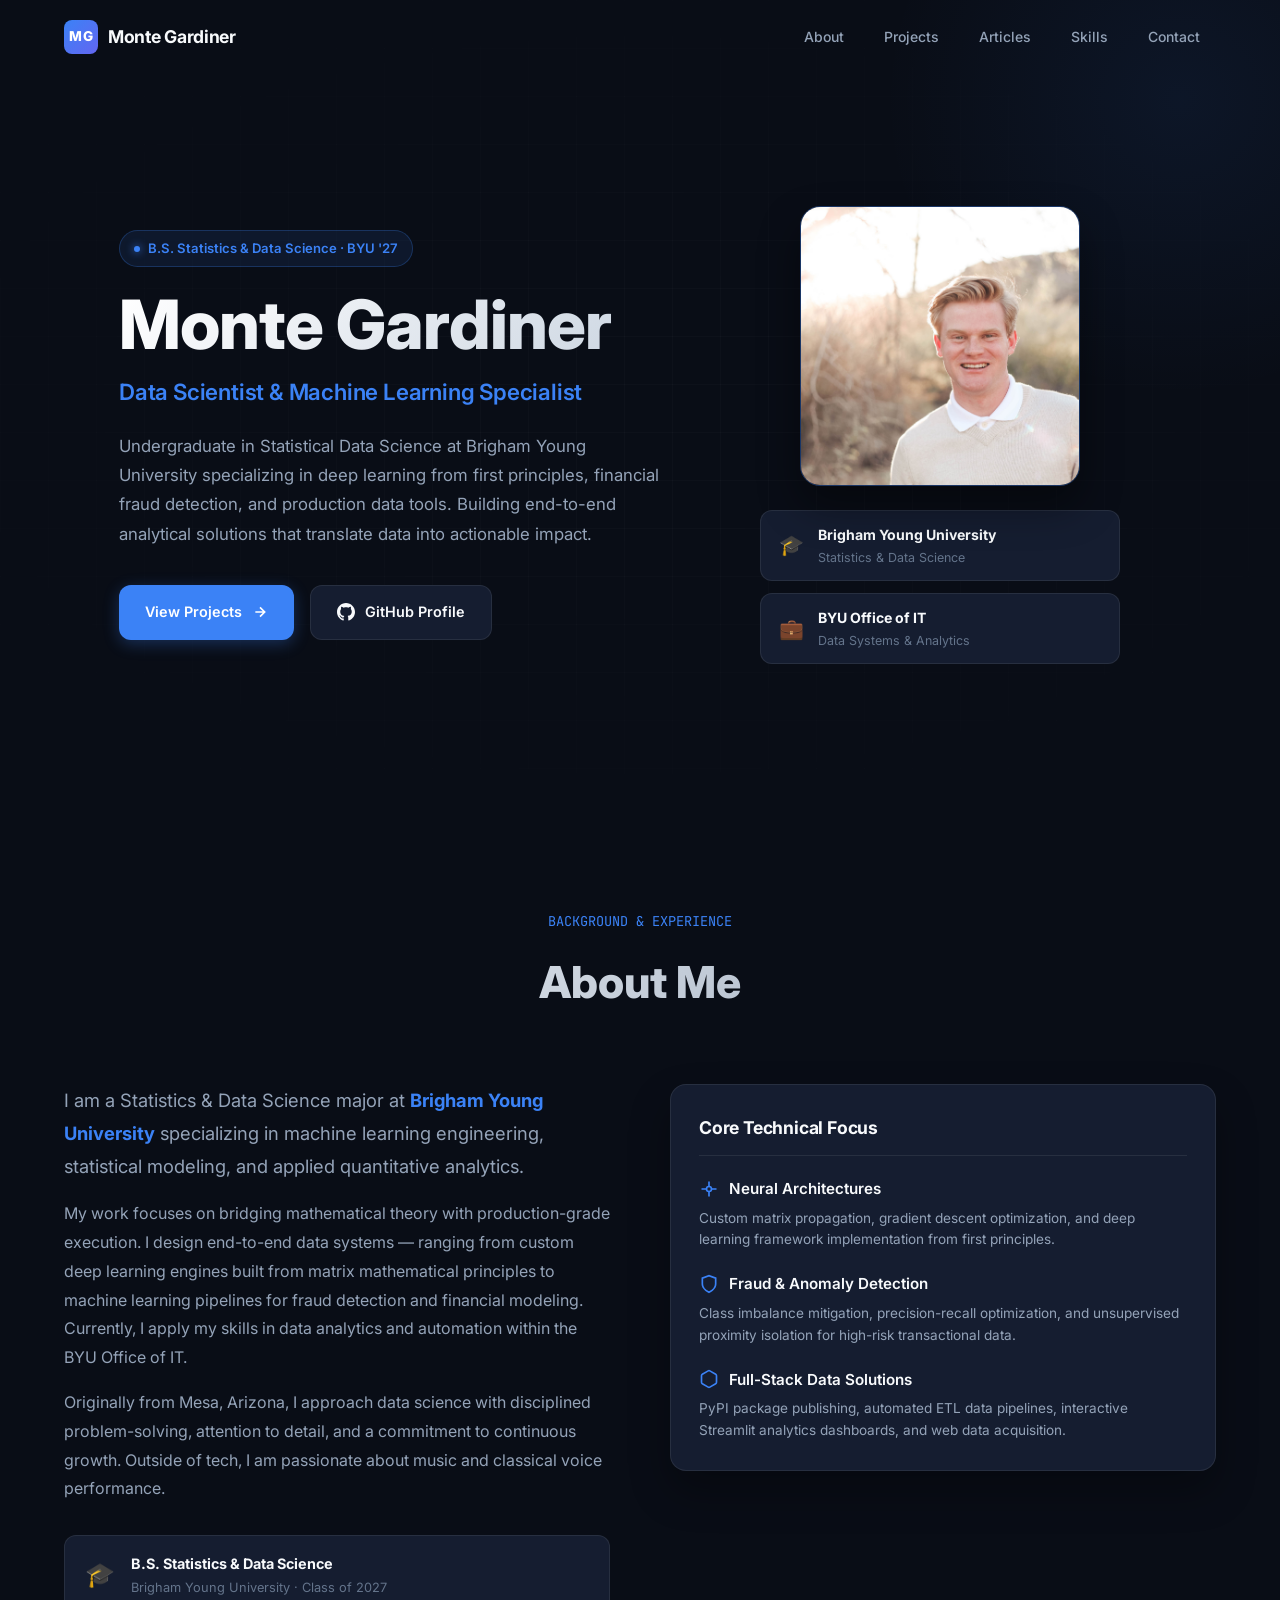
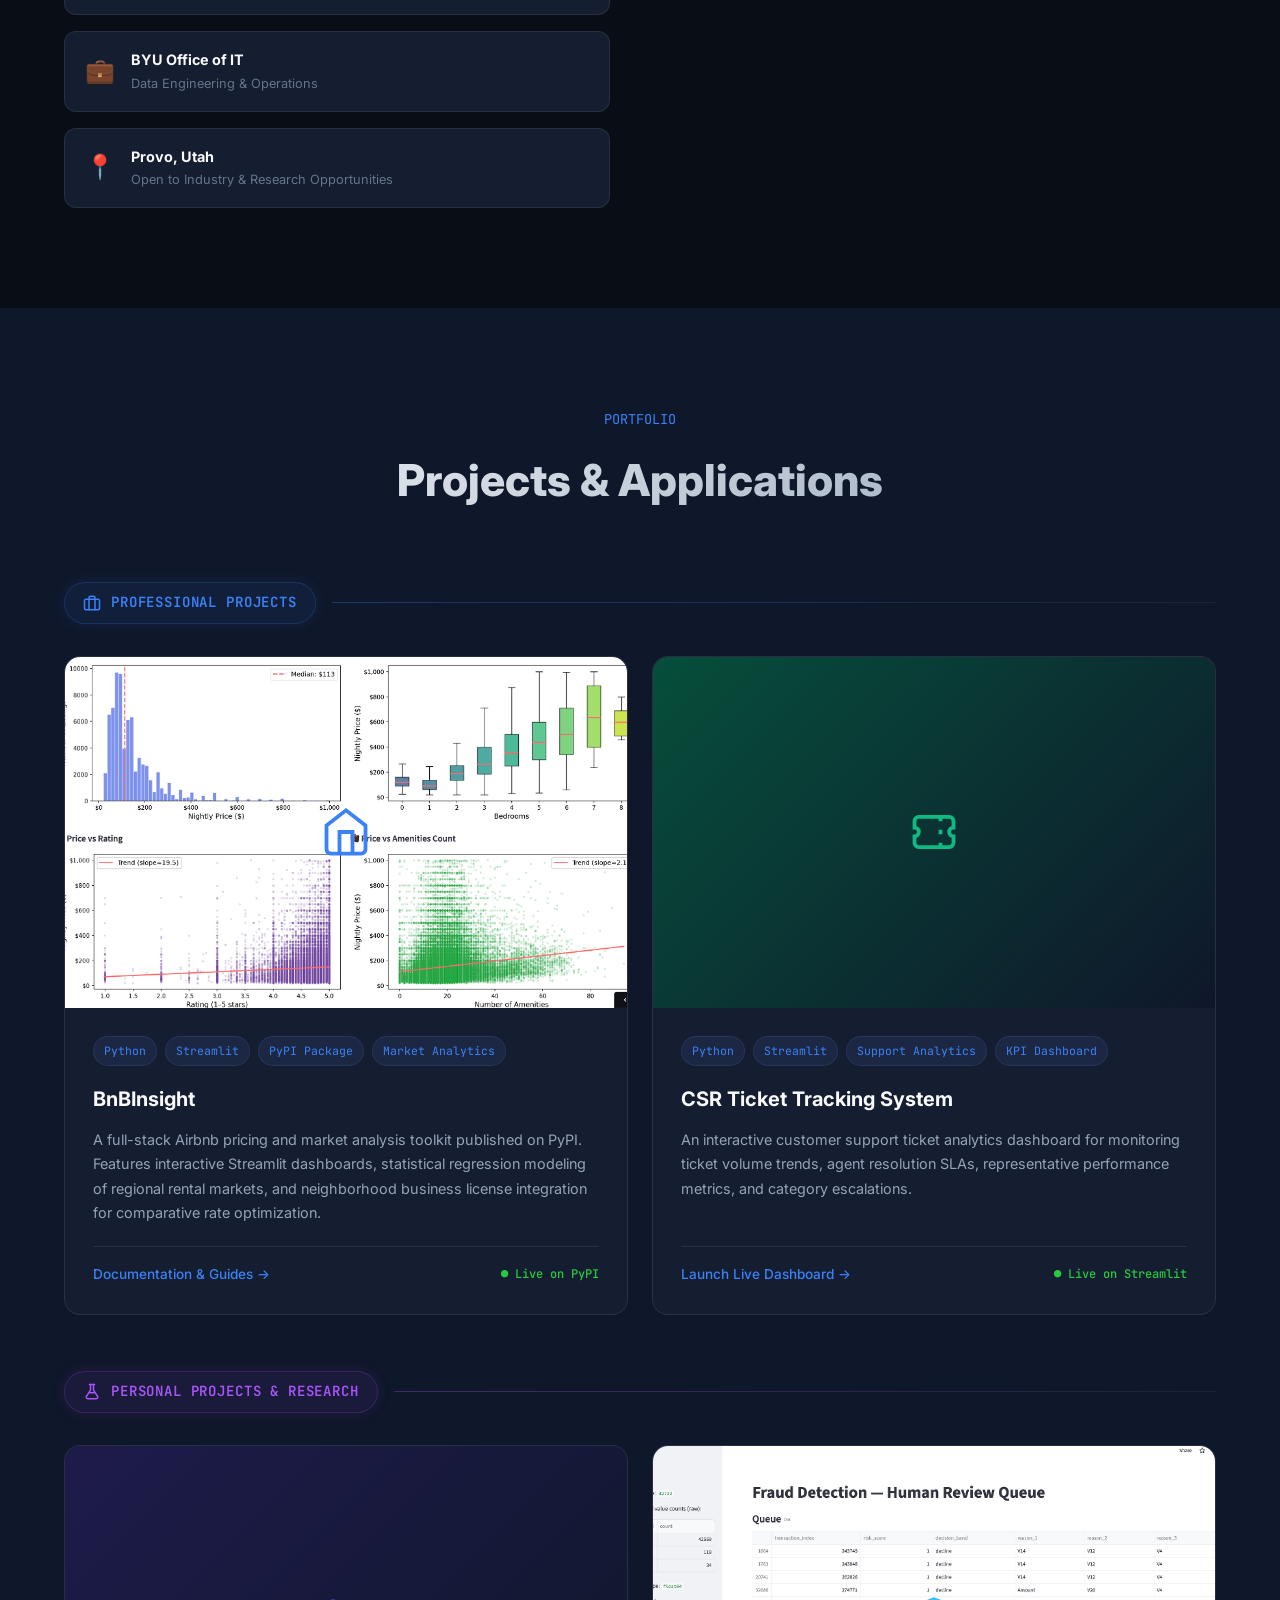
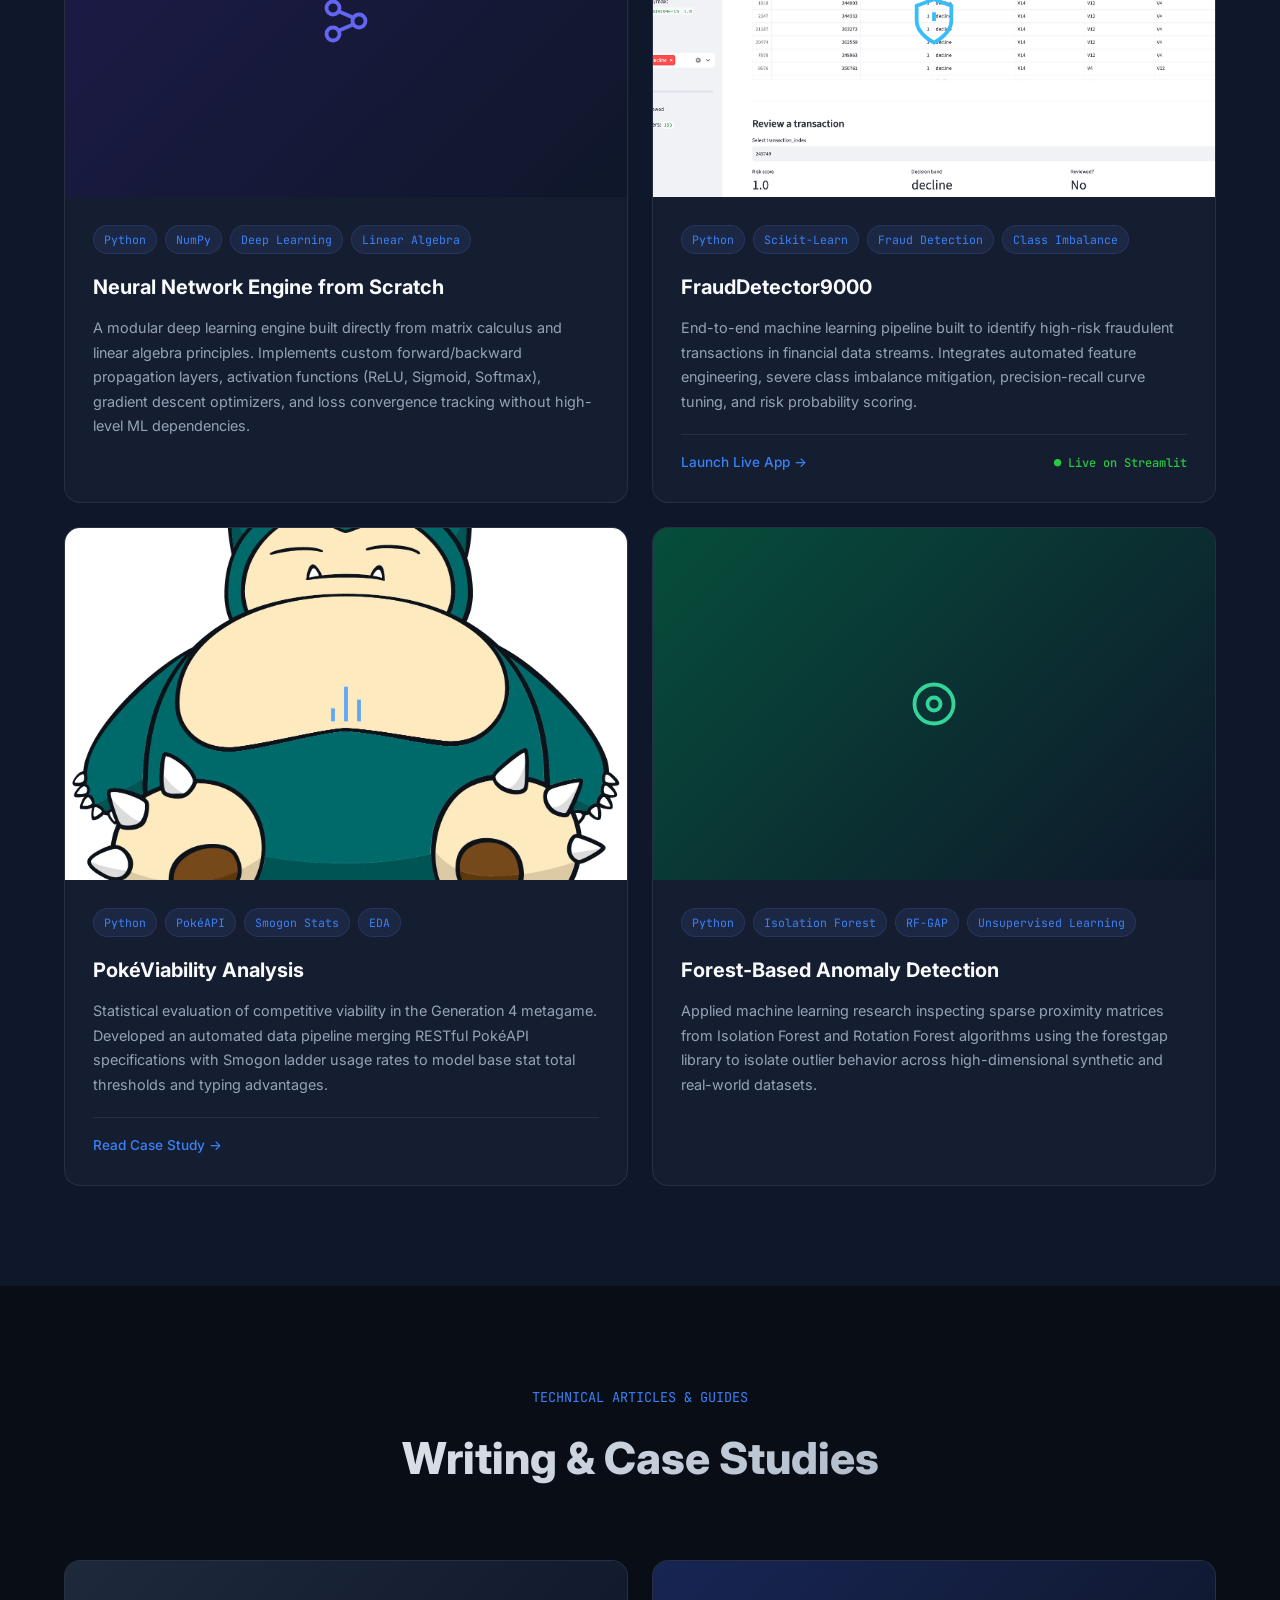
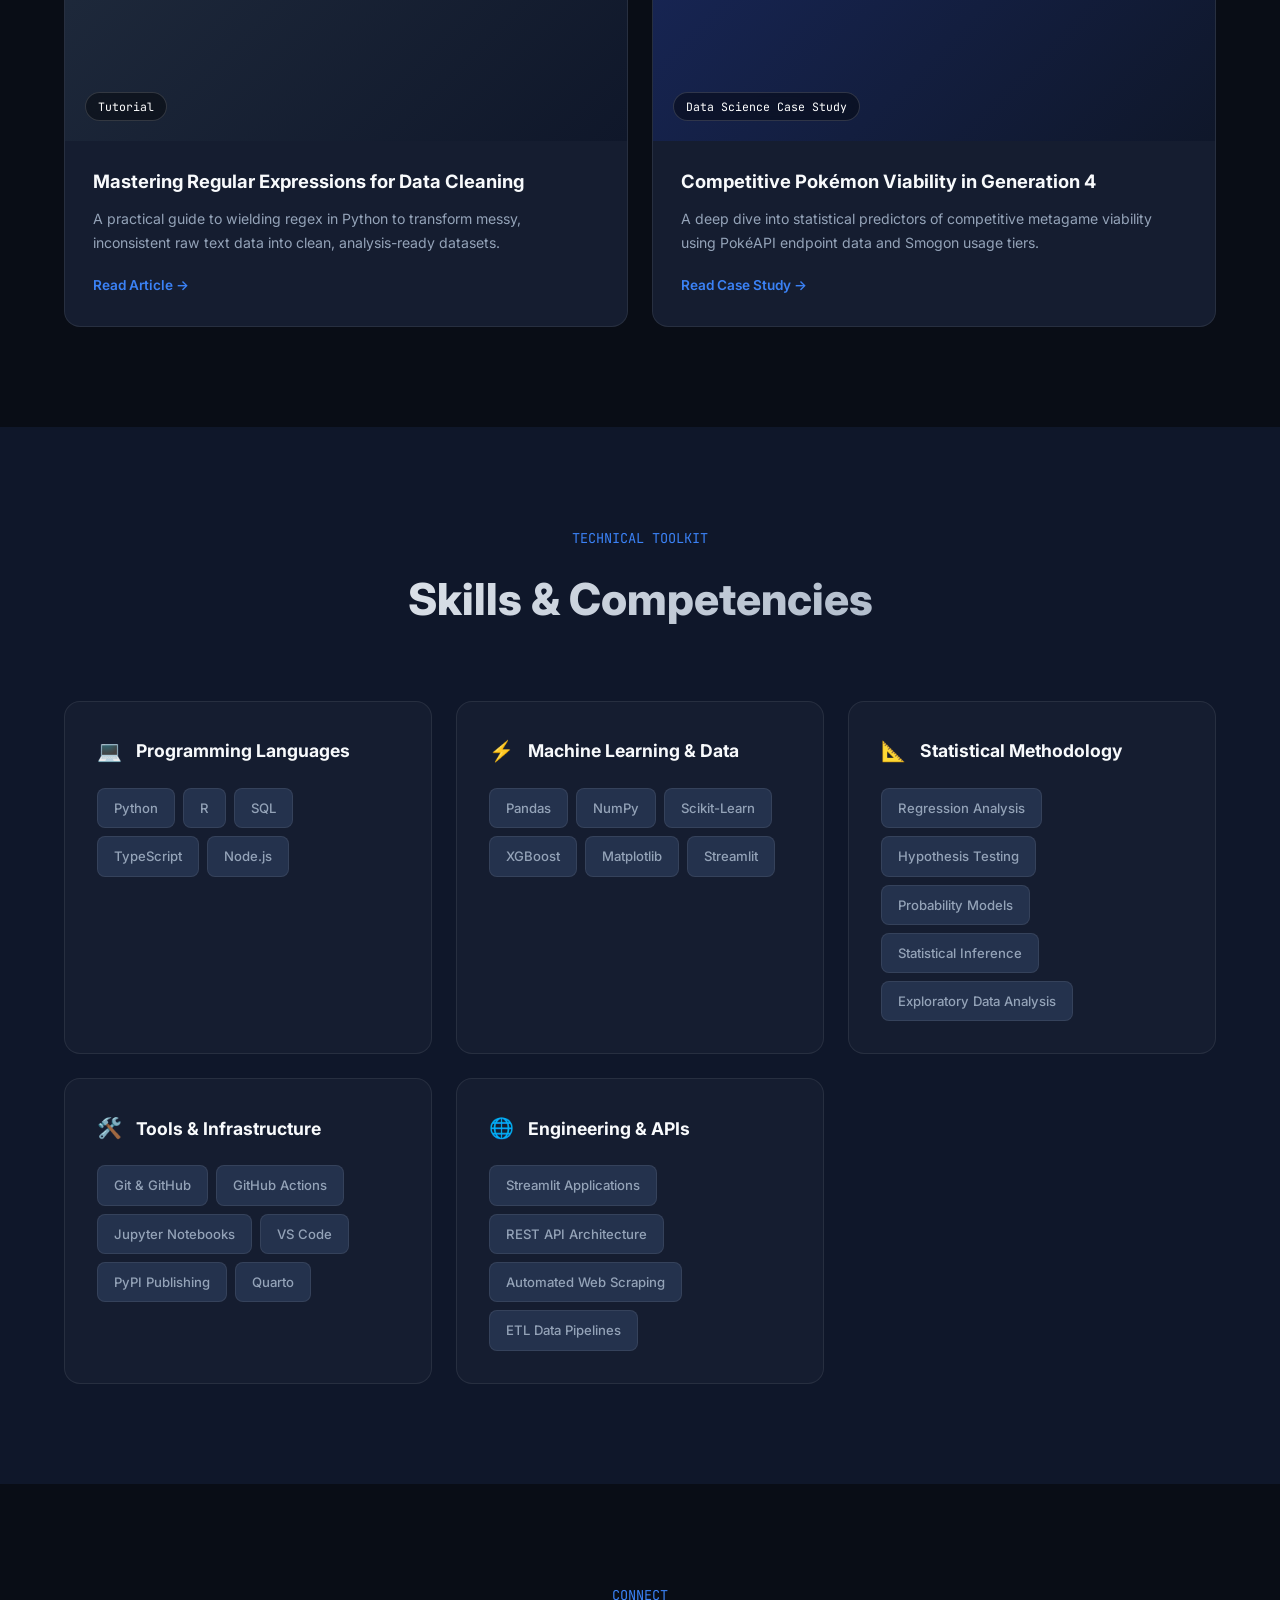
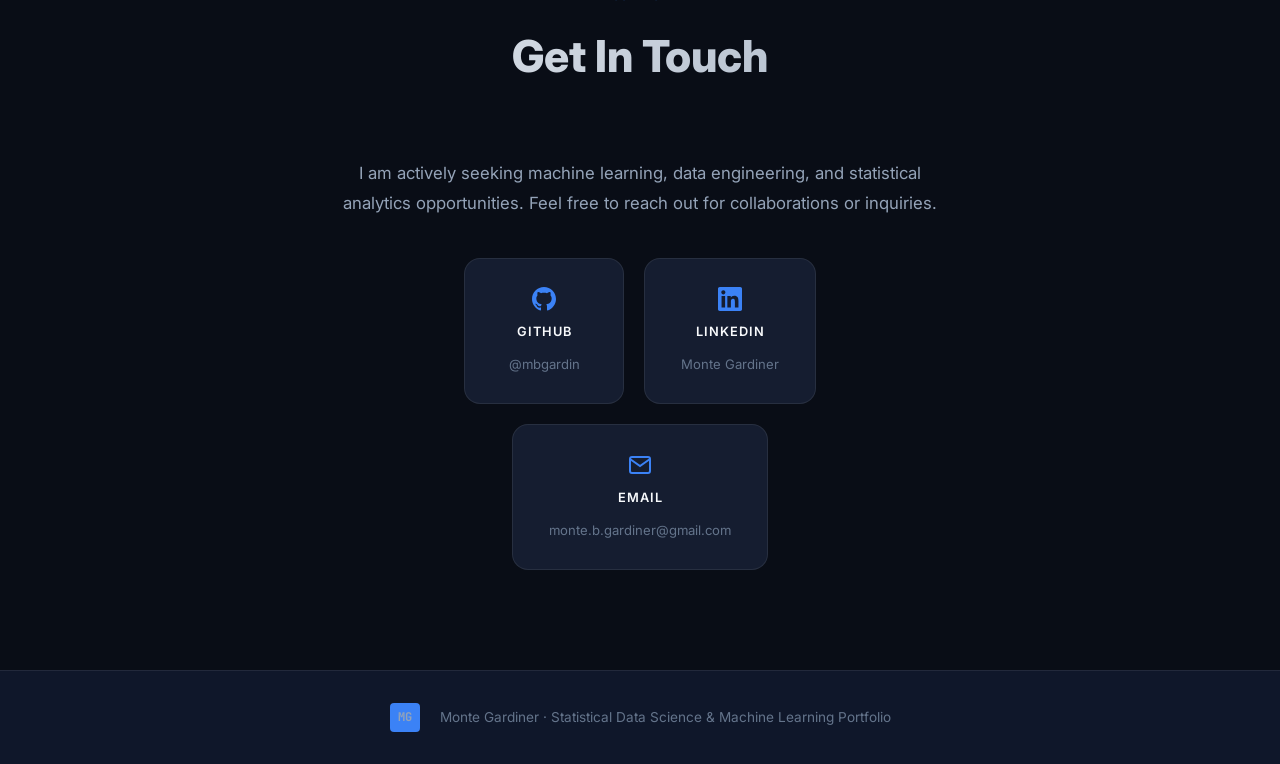
<file: index.html>
<!DOCTYPE html>
<html lang="en">

<head>
    <meta charset="UTF-8">
    <meta name="viewport" content="width=device-width, initial-scale=1.0">
    <meta name="description"
        content="Monte Gardiner — Data Science & Machine Learning Portfolio. Statistics & Data Science major at BYU specializing in deep learning, anomaly detection, statistical modeling, and applied analytics.">
    <title>Monte Gardiner | Data Science Portfolio</title>
    <link rel="preconnect" href="https://fonts.googleapis.com">
    <link rel="preconnect" href="https://fonts.gstatic.com" crossorigin>
    <link
        href="https://fonts.googleapis.com/css2?family=Inter:wght@300;400;500;600;700;800&family=JetBrains+Mono:wght@400;500&display=swap"
        rel="stylesheet">
    <link rel="stylesheet" href="docs/styles.css">
</head>

<body>
    <!-- Navigation -->
    <nav class="navbar" id="navbar">
        <div class="nav-container">
            <a href="#hero" class="nav-logo">
                <span class="nav-logo-badge">MG</span> Monte Gardiner
            </a>
            <ul class="nav-links" id="nav-links">
                <li><a href="#about" class="nav-link">About</a></li>
                <li><a href="#projects" class="nav-link">Projects</a></li>
                <li><a href="#blog" class="nav-link">Articles</a></li>
                <li><a href="#skills" class="nav-link">Skills</a></li>
                <li><a href="#contact" class="nav-link">Contact</a></li>
            </ul>
            <button class="nav-toggle" id="nav-toggle" aria-label="Toggle navigation">
                <span></span>
                <span></span>
                <span></span>
            </button>
        </div>
    </nav>

    <!-- Hero Section -->
    <section class="hero" id="hero">
        <div class="hero-bg-grid"></div>
        <div class="hero-content">
            <div class="hero-text">
                <div class="hero-badge-pill">
                    <span class="badge-dot"></span> B.S. Statistics & Data Science · BYU '27
                </div>
                <h1 class="hero-name">Monte Gardiner</h1>
                <p class="hero-title-static">Data Scientist & Machine Learning Specialist</p>
                <p class="hero-description">
                    Undergraduate in Statistical Data Science at Brigham Young University specializing in deep learning
                    from first principles, financial fraud detection, and production data tools. Building end-to-end
                    analytical solutions that translate data into actionable impact.
                </p>
                <div class="hero-buttons">
                    <a href="#projects" class="btn btn-primary">
                        View Projects
                        <svg width="16" height="16" viewBox="0 0 24 24" fill="none" stroke="currentColor"
                            stroke-width="2.5">
                            <path d="M5 12h14M12 5l7 7-7 7" />
                        </svg>
                    </a>
                    <a href="https://github.com/mbgardin" class="btn btn-outline" target="_blank" rel="noopener">
                        <svg width="18" height="18" viewBox="0 0 24 24" fill="currentColor">
                            <path
                                d="M12 0c-6.626 0-12 5.373-12 12 0 5.302 3.438 9.8 8.207 11.387.599.111.793-.261.793-.577v-2.234c-3.338.726-4.033-1.416-4.033-1.416-.546-1.387-1.333-1.756-1.333-1.756-1.089-.745.083-.729.083-.729 1.205.084 1.839 1.237 1.839 1.237 1.07 1.834 2.807 1.304 3.492.997.107-.775.418-1.305.762-1.604-2.665-.305-5.467-1.334-5.467-5.931 0-1.311.469-2.381 1.236-3.221-.124-.303-.535-1.524.117-3.176 0 0 1.008-.322 3.301 1.23.957-.266 1.983-.399 3.003-.404 1.02.005 2.047.138 3.006.404 2.291-1.552 3.297-1.23 3.297-1.23.653 1.653.242 2.874.118 3.176.77.84 1.235 1.911 1.235 3.221 0 4.609-2.807 5.624-5.479 5.921.43.372.823 1.102.823 2.222v3.293c0 .319.192.694.801.576 4.765-1.589 8.199-6.086 8.199-11.386 0-6.627-5.373-12-12-12z" />
                        </svg>
                        GitHub Profile
                    </a>
                </div>
            </div>
            <div class="hero-image">
                <div class="hero-image-wrapper">
                    <img src="images/monte-headshot.jpg" alt="Monte Gardiner" loading="eager">
                </div>
                <div class="hero-badges-container">
                    <div class="hero-badge-card">
                        <span class="badge-icon">🎓</span>
                        <div>
                            <strong>Brigham Young University</strong>
                            <span>Statistics & Data Science</span>
                        </div>
                    </div>
                    <div class="hero-badge-card">
                        <span class="badge-icon">💼</span>
                        <div>
                            <strong>BYU Office of IT</strong>
                            <span>Data Systems & Analytics</span>
                        </div>
                    </div>
                </div>
            </div>
        </div>
    </section>

    <!-- About Section -->
    <section class="section about" id="about">
        <div class="container">
            <div class="section-header">
                <span class="section-tag">BACKGROUND & EXPERIENCE</span>
                <h2 class="section-title">About Me</h2>
            </div>
            <div class="about-grid">
                <div class="about-text">
                    <p class="about-lead">
                        I am a Statistics & Data Science major at <strong>Brigham Young University</strong> specializing
                        in machine learning engineering, statistical modeling, and applied quantitative analytics.
                    </p>
                    <p>
                        My work focuses on bridging mathematical theory with production-grade execution. I design
                        end-to-end data systems — ranging from custom deep learning engines built from matrix
                        mathematical principles to machine learning pipelines for fraud detection and financial
                        modeling. Currently, I apply my skills in data analytics and automation within the BYU Office of
                        IT.
                    </p>
                    <p>
                        Originally from Mesa, Arizona, I approach data science with disciplined problem-solving,
                        attention to detail, and a commitment to continuous growth. Outside of tech, I am passionate
                        about music and classical voice performance.
                    </p>
                    <div class="about-details">
                        <div class="detail-item">
                            <span class="detail-icon">🎓</span>
                            <div>
                                <strong>B.S. Statistics & Data Science</strong>
                                <span>Brigham Young University · Class of 2027</span>
                            </div>
                        </div>
                        <div class="detail-item">
                            <span class="detail-icon">💼</span>
                            <div>
                                <strong>BYU Office of IT</strong>
                                <span>Data Engineering & Operations</span>
                            </div>
                        </div>
                        <div class="detail-item">
                            <span class="detail-icon">📍</span>
                            <div>
                                <strong>Provo, Utah</strong>
                                <span>Open to Industry & Research Opportunities</span>
                            </div>
                        </div>
                    </div>
                </div>

                <div class="about-image">
                    <div class="about-focus-card">
                        <h3 class="focus-card-title">Core Technical Focus</h3>
                        <div class="focus-grid">
                            <div class="focus-item">
                                <div class="focus-header">
                                    <svg class="focus-icon" width="20" height="20" viewBox="0 0 24 24" fill="none"
                                        stroke="currentColor" stroke-width="2">
                                        <circle cx="12" cy="12" r="3" />
                                        <path d="M12 3v6M12 15v6M3 12h6M15 12h6" />
                                    </svg>
                                    <h4>Neural Architectures</h4>
                                </div>
                                <p>Custom matrix propagation, gradient descent optimization, and deep learning framework
                                    implementation from first principles.</p>
                            </div>

                            <div class="focus-item">
                                <div class="focus-header">
                                    <svg class="focus-icon" width="20" height="20" viewBox="0 0 24 24" fill="none"
                                        stroke="currentColor" stroke-width="2">
                                        <path d="M12 22s8-4 8-10V5l-8-3-8 3v7c0 6 8 10 8 10z" />
                                    </svg>
                                    <h4>Fraud & Anomaly Detection</h4>
                                </div>
                                <p>Class imbalance mitigation, precision-recall optimization, and unsupervised proximity
                                    isolation for high-risk transactional data.</p>
                            </div>

                            <div class="focus-item">
                                <div class="focus-header">
                                    <svg class="focus-icon" width="20" height="20" viewBox="0 0 24 24" fill="none"
                                        stroke="currentColor" stroke-width="2">
                                        <path
                                            d="M21 16V8a2 2 0 0 0-1-1.73l-7-4a2 2 0 0 0-2 0l-7 4A2 2 0 0 0 3 8v8a2 2 0 0 0 1 1.73l7 4a2 2 0 0 0 2 0l7-4A2 2 0 0 0 21 16z" />
                                    </svg>
                                    <h4>Full-Stack Data Solutions</h4>
                                </div>
                                <p>PyPI package publishing, automated ETL data pipelines, interactive Streamlit
                                    analytics dashboards, and web data acquisition.</p>
                            </div>
                        </div>
                    </div>
                </div>
            </div>
        </div>
    </section>

    <!-- Projects Section -->
    <section class="section projects" id="projects">
        <div class="container">
            <div class="section-header">
                <span class="section-tag">PORTFOLIO</span>
                <h2 class="section-title">Projects & Applications</h2>
            </div>

            <!-- Professional Projects Category -->
            <div class="project-category">
                <div class="category-divider">
                    <div class="category-title">
                        <svg width="18" height="18" viewBox="0 0 24 24" fill="none" stroke="currentColor"
                            stroke-width="2" stroke-linecap="round" stroke-linejoin="round">
                            <rect x="2" y="7" width="20" height="14" rx="2" ry="2" />
                            <path d="M16 21V5a2 2 0 0 0-2-2h-4a2 2 0 0 0-2 2v16" />
                        </svg>
                        <span>Professional Projects</span>
                    </div>
                    <div class="category-line"></div>
                </div>

                <div class="projects-grid">
                    <!-- Pro Project 1: BnBInsight -->
                    <div class="project-card">
                        <div class="project-image">
                            <div class="project-image-placeholder"
                                style="background: url('images/airbnb.png') center/cover no-repeat;">
                                <div class="project-icon-svg">
                                    <svg width="52" height="52" viewBox="0 0 24 24" fill="none" stroke="#3b82f6"
                                        stroke-width="1.75">
                                        <path d="M3 9l9-7 9 7v11a2 2 0 0 1-2 2H5a2 2 0 0 1-2-2z" />
                                        <polyline points="9 22 9 12 15 12 15 22" />
                                    </svg>
                                </div>
                            </div>
                            <div class="project-overlay">
                                <div class="project-links">
                                    <a href="https://github.com/mbgardin/BnBInsight" class="project-link"
                                        target="_blank" rel="noopener" title="Source Code">
                                        <svg width="22" height="22" viewBox="0 0 24 24" fill="currentColor">
                                            <path
                                                d="M12 0c-6.626 0-12 5.373-12 12 0 5.302 3.438 9.8 8.207 11.387.599.111.793-.261.793-.577v-2.234c-3.338.726-4.033-1.416-4.033-1.416-.546-1.387-1.333-1.756-1.333-1.756-1.089-.745.083-.729.083-.729 1.205.084 1.839 1.237 1.839 1.237 1.07 1.834 2.807 1.304 3.492.997.107-.775.418-1.305.762-1.604-2.665-.305-5.467-1.334-5.467-5.931 0-1.311.469-2.381 1.236-3.221-.124-.303-.535-1.524.117-3.176 0 0 1.008-.322 3.301 1.23.957-.266 1.983-.399 3.003-.404 1.02.005 2.047.138 3.006.404 2.291-1.552 3.297-1.23 3.297-1.23.653 1.653.242 2.874.118 3.176.77.84 1.235 1.911 1.235 3.221 0 4.609-2.807 5.624-5.479 5.921.43.372.823 1.102.823 2.222v3.293c0 .319.192.694.801.576 4.765-1.589 8.199-6.086 8.199-11.386 0-6.627-5.373-12-12-12z" />
                                        </svg>
                                    </a>
                                    <a href="https://bnbinsight.streamlit.app/" class="project-link" target="_blank"
                                        rel="noopener" title="Live Application">
                                        <svg width="22" height="22" viewBox="0 0 24 24" fill="none"
                                            stroke="currentColor" stroke-width="2">
                                            <path d="M18 13v6a2 2 0 0 1-2 2H5a2 2 0 0 1-2-2V8a2 2 0 0 1 2-2h6" />
                                            <polyline points="15 3 21 3 21 9" />
                                            <line x1="10" y1="14" x2="21" y2="3" />
                                        </svg>
                                    </a>
                                </div>
                            </div>
                        </div>
                        <div class="project-info">
                            <div class="project-tags">
                                <span class="tag">Python</span>
                                <span class="tag">Streamlit</span>
                                <span class="tag">PyPI Package</span>
                                <span class="tag">Market Analytics</span>
                            </div>
                            <h3 class="project-title">BnBInsight</h3>
                            <p class="project-description">
                                A full-stack Airbnb pricing and market analysis toolkit published on PyPI. Features
                                interactive Streamlit dashboards, statistical regression modeling of regional rental
                                markets, and neighborhood business license integration for comparative rate
                                optimization.
                            </p>
                            <div class="project-footer">
                                <a href="https://mbgardin.github.io/BnBInsight/tutorial.html" class="project-docs-link"
                                    target="_blank" rel="noopener">
                                    Documentation & Guides →
                                </a>
                                <span class="project-status live">● Live on PyPI</span>
                            </div>
                        </div>
                    </div>

                    <!-- Pro Project 2: CSR Ticket Tracking System -->
                    <div class="project-card">
                        <div class="project-image">
                            <div class="project-image-placeholder"
                                style="background: linear-gradient(135deg, #064e3b 0%, #0f172a 100%);">
                                <div class="project-icon-svg">
                                    <svg width="52" height="52" viewBox="0 0 24 24" fill="none" stroke="#10b981"
                                        stroke-width="1.75">
                                        <path
                                            d="M15 5v2m0 4v2m0 4v2M5 5h14a2 2 0 0 1 2 2v3a2 2 0 0 0 0 4v3a2 2 0 0 1-2 2H5a2 2 0 0 1-2-2v-3a2 2 0 0 0 0-4V7a2 2 0 0 1 2-2z" />
                                    </svg>
                                </div>
                            </div>
                            <div class="project-overlay">
                                <div class="project-links">
                                    <a href="https://mckaycsrtickets.streamlit.app/" class="project-link"
                                        target="_blank" rel="noopener" title="Live Application">
                                        <svg width="22" height="22" viewBox="0 0 24 24" fill="none"
                                            stroke="currentColor" stroke-width="2">
                                            <path d="M18 13v6a2 2 0 0 1-2 2H5a2 2 0 0 1-2-2V8a2 2 0 0 1 2-2h6" />
                                            <polyline points="15 3 21 3 21 9" />
                                            <line x1="10" y1="14" x2="21" y2="3" />
                                        </svg>
                                    </a>
                                </div>
                            </div>
                        </div>
                        <div class="project-info">
                            <div class="project-tags">
                                <span class="tag">Python</span>
                                <span class="tag">Streamlit</span>
                                <span class="tag">Support Analytics</span>
                                <span class="tag">KPI Dashboard</span>
                            </div>
                            <h3 class="project-title">CSR Ticket Tracking System</h3>
                            <p class="project-description">
                                An interactive customer support ticket analytics dashboard for monitoring ticket volume
                                trends, agent resolution SLAs, representative performance metrics, and category
                                escalations.
                            </p>
                            <div class="project-footer">
                                <a href="https://mckaycsrtickets.streamlit.app/" class="project-docs-link"
                                    target="_blank" rel="noopener">
                                    Launch Live Dashboard →
                                </a>
                                <span class="project-status live">● Live on Streamlit</span>
                            </div>
                        </div>
                    </div>
                </div>
            </div>

            <!-- Personal Projects Category -->
            <div class="project-category personal">
                <div class="category-divider">
                    <div class="category-title">
                        <svg width="18" height="18" viewBox="0 0 24 24" fill="none" stroke="currentColor"
                            stroke-width="2" stroke-linecap="round" stroke-linejoin="round">
                            <path d="M10 2v7.51L4.53 17.93A2 2 0 0 0 6.27 21h11.46a2 2 0 0 0 1.74-3.07L14 9.51V2" />
                            <path d="M8.5 2h7" />
                            <path d="M9 13h6" />
                        </svg>
                        <span>Personal Projects & Research</span>
                    </div>
                    <div class="category-line"></div>
                </div>

                <div class="projects-grid">
                    <!-- Project 1: Neural Network Engine from Scratch -->
                    <div class="project-card">
                        <div class="project-image">
                            <div class="project-image-placeholder"
                                style="background: linear-gradient(135deg, #1e1b4b 0%, #0f172a 100%);">
                                <div class="project-icon-svg">
                                    <svg width="52" height="52" viewBox="0 0 24 24" fill="none" stroke="#6366f1"
                                        stroke-width="1.75">
                                        <circle cx="6" cy="6" r="3" />
                                        <circle cx="6" cy="18" r="3" />
                                        <circle cx="18" cy="12" r="3" />
                                        <line x1="8.5" y1="7.5" x2="15.5" y2="10.5" />
                                        <line x1="8.5" y1="16.5" x2="15.5" y2="13.5" />
                                    </svg>
                                </div>
                            </div>
                            <div class="project-overlay">
                                <div class="project-links">
                                    <a href="https://github.com/mbgardin/neuralnetwork" class="project-link"
                                        target="_blank" rel="noopener" title="Source Code">
                                        <svg width="22" height="22" viewBox="0 0 24 24" fill="currentColor">
                                            <path
                                                d="M12 0c-6.626 0-12 5.373-12 12 0 5.302 3.438 9.8 8.207 11.387.599.111.793-.261.793-.577v-2.234c-3.338.726-4.033-1.416-4.033-1.416-.546-1.387-1.333-1.756-1.333-1.756-1.089-.745.083-.729.083-.729 1.205.084 1.839 1.237 1.839 1.237 1.07 1.834 2.807 1.304 3.492.997.107-.775.418-1.305.762-1.604-2.665-.305-5.467-1.334-5.467-5.931 0-1.311.469-2.381 1.236-3.221-.124-.303-.535-1.524.117-3.176 0 0 1.008-.322 3.301 1.23.957-.266 1.983-.399 3.003-.404 1.02.005 2.047.138 3.006.404 2.291-1.552 3.297-1.23 3.297-1.23.653 1.653.242 2.874.118 3.176.77.84 1.235 1.911 1.235 3.221 0 4.609-2.807 5.624-5.479 5.921.43.372.823 1.102.823 2.222v3.293c0 .319.192.694.801.576 4.765-1.589 8.199-6.086 8.199-11.386 0-6.627-5.373-12-12-12z" />
                                        </svg>
                                    </a>
                                </div>
                            </div>
                        </div>
                        <div class="project-info">
                            <div class="project-tags">
                                <span class="tag">Python</span>
                                <span class="tag">NumPy</span>
                                <span class="tag">Deep Learning</span>
                                <span class="tag">Linear Algebra</span>
                            </div>
                            <h3 class="project-title">Neural Network Engine from Scratch</h3>
                            <p class="project-description">
                                A modular deep learning engine built directly from matrix calculus and linear algebra
                                principles. Implements custom forward/backward propagation layers, activation functions
                                (ReLU, Sigmoid, Softmax), gradient descent optimizers, and loss convergence tracking
                                without high-level ML dependencies.
                            </p>
                        </div>
                    </div>

                    <!-- Project 2: FraudDetector9000 -->
                    <div class="project-card">
                        <div class="project-image">
                            <div class="project-image-placeholder"
                                style="background: url('images/fraud.png') center/cover no-repeat;">
                                <div class="project-icon-svg">
                                    <svg width="52" height="52" viewBox="0 0 24 24" fill="none" stroke="#38bdf8"
                                        stroke-width="1.75">
                                        <path d="M12 22s8-4 8-10V5l-8-3-8 3v7c0 6 8 10 8 10z" />
                                        <path d="M12 8v4M12 16h.01" />
                                    </svg>
                                </div>
                            </div>
                            <div class="project-overlay">
                                <div class="project-links">
                                    <a href="https://github.com/mbgardin/FraudDetector9000" class="project-link"
                                        target="_blank" rel="noopener" title="Source Code">
                                        <svg width="22" height="22" viewBox="0 0 24 24" fill="currentColor">
                                            <path
                                                d="M12 0c-6.626 0-12 5.373-12 12 0 5.302 3.438 9.8 8.207 11.387.599.111.793-.261.793-.577v-2.234c-3.338.726-4.033-1.416-4.033-1.416-.546-1.387-1.333-1.756-1.333-1.756-1.089-.745.083-.729.083-.729 1.205.084 1.839 1.237 1.839 1.237 1.07 1.834 2.807 1.304 3.492.997.107-.775.418-1.305.762-1.604-2.665-.305-5.467-1.334-5.467-5.931 0-1.311.469-2.381 1.236-3.221-.124-.303-.535-1.524.117-3.176 0 0 1.008-.322 3.301 1.23.957-.266 1.983-.399 3.003-.404 1.02.005 2.047.138 3.006.404 2.291-1.552 3.297-1.23 3.297-1.23.653 1.653.242 2.874.118 3.176.77.84 1.235 1.911 1.235 3.221 0 4.609-2.807 5.624-5.479 5.921.43.372.823 1.102.823 2.222v3.293c0 .319.192.694.801.576 4.765-1.589 8.199-6.086 8.199-11.386 0-6.627-5.373-12-12-12z" />
                                        </svg>
                                    </a>
                                    <a href="https://frauddetector9000.streamlit.app/" class="project-link"
                                        target="_blank" rel="noopener" title="Live Application">
                                        <svg width="22" height="22" viewBox="0 0 24 24" fill="none"
                                            stroke="currentColor" stroke-width="2">
                                            <path d="M18 13v6a2 2 0 0 1-2 2H5a2 2 0 0 1-2-2V8a2 2 0 0 1 2-2h6" />
                                            <polyline points="15 3 21 3 21 9" />
                                            <line x1="10" y1="14" x2="21" y2="3" />
                                        </svg>
                                    </a>
                                </div>
                            </div>
                        </div>
                        <div class="project-info">
                            <div class="project-tags">
                                <span class="tag">Python</span>
                                <span class="tag">Scikit-Learn</span>
                                <span class="tag">Fraud Detection</span>
                                <span class="tag">Class Imbalance</span>
                            </div>
                            <h3 class="project-title">FraudDetector9000</h3>
                            <p class="project-description">
                                End-to-end machine learning pipeline built to identify high-risk fraudulent transactions
                                in financial data streams. Integrates automated feature engineering, severe class
                                imbalance mitigation, precision-recall curve tuning, and risk probability scoring.
                            </p>
                            <div class="project-footer">
                                <a href="https://frauddetector9000.streamlit.app/" class="project-docs-link"
                                    target="_blank" rel="noopener">
                                    Launch Live App →
                                </a>
                                <span class="project-status live">● Live on Streamlit</span>
                            </div>
                        </div>
                    </div>

                    <!-- Project 3: PokéViability Analysis -->
                    <div class="project-card">
                        <div class="project-image">
                            <div class="project-image-placeholder"
                                style="background: url('images/pkmn.png') center/cover no-repeat;);">
                                <div class="project-icon-svg">
                                    <svg width="52" height="52" viewBox="0 0 24 24" fill="none" stroke="#60a5fa"
                                        stroke-width="1.75">
                                        <line x1="18" y1="20" x2="18" y2="10" />
                                        <line x1="12" y1="20" x2="12" y2="4" />
                                        <line x1="6" y1="20" x2="6" y2="14" />
                                    </svg>
                                </div>
                            </div>
                            <div class="project-overlay">
                                <div class="project-links">
                                    <a href="https://github.com/mbgardin/PokeViability" class="project-link"
                                        target="_blank" rel="noopener" title="Source Code">
                                        <svg width="22" height="22" viewBox="0 0 24 24" fill="currentColor">
                                            <path
                                                d="M12 0c-6.626 0-12 5.373-12 12 0 5.302 3.438 9.8 8.207 11.387.599.111.793-.261.793-.577v-2.234c-3.338.726-4.033-1.416-4.033-1.416-.546-1.387-1.333-1.756-1.333-1.756-1.089-.745.083-.729.083-.729 1.205.084 1.839 1.237 1.839 1.237 1.07 1.834 2.807 1.304 3.492.997.107-.775.418-1.305.762-1.604-2.665-.305-5.467-1.334-5.467-5.931 0-1.311.469-2.381 1.236-3.221-.124-.303-.535-1.524.117-3.176 0 0 1.008-.322 3.301 1.23.957-.266 1.983-.399 3.003-.404 1.02.005 2.047.138 3.006.404 2.291-1.552 3.297-1.23 3.297-1.23.653 1.653.242 2.874.118 3.176.77.84 1.235 1.911 1.235 3.221 0 4.609-2.807 5.624-5.479 5.921.43.372.823 1.102.823 2.222v3.293c0 .319.192.694.801.576 4.765-1.589 8.199-6.086 8.199-11.386 0-6.627-5.373-12-12-12z" />
                                        </svg>
                                    </a>
                                    <a href="docs/eda_blog_post.html" class="project-link" title="Read Case Study">
                                        <svg width="22" height="22" viewBox="0 0 24 24" fill="none"
                                            stroke="currentColor" stroke-width="2">
                                            <path d="M14 2H6a2 2 0 0 0-2 2v16a2 2 0 0 0 2 2h12a2 2 0 0 0 2-2V8z" />
                                            <polyline points="14 2 14 8 20 8" />
                                            <line x1="16" y1="13" x2="8" y2="13" />
                                            <line x1="16" y1="17" x2="8" y2="17" />
                                        </svg>
                                    </a>
                                </div>
                            </div>
                        </div>
                        <div class="project-info">
                            <div class="project-tags">
                                <span class="tag">Python</span>
                                <span class="tag">PokéAPI</span>
                                <span class="tag">Smogon Stats</span>
                                <span class="tag">EDA</span>
                            </div>
                            <h3 class="project-title">PokéViability Analysis</h3>
                            <p class="project-description">
                                Statistical evaluation of competitive viability in the Generation 4 metagame. Developed
                                an automated data pipeline merging RESTful PokéAPI specifications with Smogon ladder
                                usage rates to model base stat total thresholds and typing advantages.
                            </p>
                            <div class="project-footer">
                                <a href="docs/eda_blog_post.html" class="project-docs-link">
                                    Read Case Study →
                                </a>
                            </div>
                        </div>
                    </div>

                    <!-- Project 4: Forest-Based Anomaly Detection -->
                    <div class="project-card">
                        <div class="project-image">
                            <div class="project-image-placeholder"
                                style="background: linear-gradient(135deg, #064e3b 0%, #0f172a 100%);">
                                <div class="project-icon-svg">
                                    <svg width="52" height="52" viewBox="0 0 24 24" fill="none" stroke="#34d399"
                                        stroke-width="1.75">
                                        <circle cx="12" cy="12" r="9" />
                                        <path d="M12 15a3 3 0 1 0 0-6 3 3 0 0 0 0 6z" />
                                    </svg>
                                </div>
                            </div>
                            <div class="project-overlay">
                                <div class="project-links">
                                    <a href="https://github.com/mbgardin" class="project-link" target="_blank"
                                        rel="noopener" title="Source Code">
                                        <svg width="22" height="22" viewBox="0 0 24 24" fill="currentColor">
                                            <path
                                                d="M12 0c-6.626 0-12 5.373-12 12 0 5.302 3.438 9.8 8.207 11.387.599.111.793-.261.793-.577v-2.234c-3.338.726-4.033-1.416-4.033-1.416-.546-1.387-1.333-1.756-1.333-1.756-1.089-.745.083-.729.083-.729 1.205.084 1.839 1.237 1.839 1.237 1.07 1.834 2.807 1.304 3.492.997.107-.775.418-1.305.762-1.604-2.665-.305-5.467-1.334-5.467-5.931 0-1.311.469-2.381 1.236-3.221-.124-.303-.535-1.524.117-3.176 0 0 1.008-.322 3.301 1.23.957-.266 1.983-.399 3.003-.404 1.02.005 2.047.138 3.006.404 2.291-1.552 3.297-1.23 3.297-1.23.653 1.653.242 2.874.118 3.176.77.84 1.235 1.911 1.235 3.221 0 4.609-2.807 5.624-5.479 5.921.43.372.823 1.102.823 2.222v3.293c0 .319.192.694.801.576 4.765-1.589 8.199-6.086 8.199-11.386 0-6.627-5.373-12-12-12z" />
                                        </svg>
                                    </a>
                                </div>
                            </div>
                        </div>
                        <div class="project-info">
                            <div class="project-tags">
                                <span class="tag">Python</span>
                                <span class="tag">Isolation Forest</span>
                                <span class="tag">RF-GAP</span>
                                <span class="tag">Unsupervised Learning</span>
                            </div>
                            <h3 class="project-title">Forest-Based Anomaly Detection</h3>
                            <p class="project-description">
                                Applied machine learning research inspecting sparse proximity matrices from Isolation
                                Forest and Rotation Forest algorithms using the forestgap library to isolate outlier
                                behavior across high-dimensional synthetic and real-world datasets.
                            </p>
                        </div>
                    </div>
                </div>
            </div>
        </div>
    </section>

    <!-- Blog Section -->
    <section class="section blog" id="blog">
        <div class="container">
            <div class="section-header">
                <span class="section-tag">TECHNICAL ARTICLES & GUIDES</span>
                <h2 class="section-title">Writing & Case Studies</h2>
            </div>
            <div class="blog-grid">
                <a href="docs/tutorial.html" class="blog-card">
                    <div class="blog-card-image" style="background: linear-gradient(135deg, #1e293b 0%, #0f172a 100%);">
                        <span class="blog-category">Tutorial</span>
                    </div>
                    <div class="blog-card-content">
                        <h3>Mastering Regular Expressions for Data Cleaning</h3>
                        <p>A practical guide to wielding regex in Python to transform messy, inconsistent raw text data
                            into clean, analysis-ready datasets.</p>
                        <span class="blog-read-more">Read Article →</span>
                    </div>
                </a>
                <a href="docs/eda_blog_post.html" class="blog-card">
                    <div class="blog-card-image" style="background: linear-gradient(135deg, #172554 0%, #0f172a 100%);">
                        <span class="blog-category">Data Science Case Study</span>
                    </div>
                    <div class="blog-card-content">
                        <h3>Competitive Pokémon Viability in Generation 4</h3>
                        <p>A deep dive into statistical predictors of competitive metagame viability using PokéAPI
                            endpoint data and Smogon usage tiers.</p>
                        <span class="blog-read-more">Read Case Study →</span>
                    </div>
                </a>
            </div>
        </div>
    </section>

    <!-- Skills Section -->
    <section class="section skills" id="skills">
        <div class="container">
            <div class="section-header">
                <span class="section-tag">TECHNICAL TOOLKIT</span>
                <h2 class="section-title">Skills & Competencies</h2>
            </div>
            <div class="skills-grid">
                <div class="skill-category">
                    <div class="skill-category-header">
                        <div class="skill-icon-badge">💻</div>
                        <h3>Programming Languages</h3>
                    </div>
                    <div class="skill-items">
                        <div class="skill-chip">Python</div>
                        <div class="skill-chip">R</div>
                        <div class="skill-chip">SQL</div>
                        <div class="skill-chip">TypeScript</div>
                        <div class="skill-chip">Node.js</div>
                    </div>
                </div>
                <div class="skill-category">
                    <div class="skill-category-header">
                        <div class="skill-icon-badge">⚡</div>
                        <h3>Machine Learning & Data</h3>
                    </div>
                    <div class="skill-items">
                        <div class="skill-chip">Pandas</div>
                        <div class="skill-chip">NumPy</div>
                        <div class="skill-chip">Scikit-Learn</div>
                        <div class="skill-chip">XGBoost</div>
                        <div class="skill-chip">Matplotlib</div>
                        <div class="skill-chip">Streamlit</div>
                    </div>
                </div>
                <div class="skill-category">
                    <div class="skill-category-header">
                        <div class="skill-icon-badge">📐</div>
                        <h3>Statistical Methodology</h3>
                    </div>
                    <div class="skill-items">
                        <div class="skill-chip">Regression Analysis</div>
                        <div class="skill-chip">Hypothesis Testing</div>
                        <div class="skill-chip">Probability Models</div>
                        <div class="skill-chip">Statistical Inference</div>
                        <div class="skill-chip">Exploratory Data Analysis</div>
                    </div>
                </div>
                <div class="skill-category">
                    <div class="skill-category-header">
                        <div class="skill-icon-badge">🛠️</div>
                        <h3>Tools & Infrastructure</h3>
                    </div>
                    <div class="skill-items">
                        <div class="skill-chip">Git & GitHub</div>
                        <div class="skill-chip">GitHub Actions</div>
                        <div class="skill-chip">Jupyter Notebooks</div>
                        <div class="skill-chip">VS Code</div>
                        <div class="skill-chip">PyPI Publishing</div>
                        <div class="skill-chip">Quarto</div>
                    </div>
                </div>
                <div class="skill-category">
                    <div class="skill-category-header">
                        <div class="skill-icon-badge">🌐</div>
                        <h3>Engineering & APIs</h3>
                    </div>
                    <div class="skill-items">
                        <div class="skill-chip">Streamlit Applications</div>
                        <div class="skill-chip">REST API Architecture</div>
                        <div class="skill-chip">Automated Web Scraping</div>
                        <div class="skill-chip">ETL Data Pipelines</div>
                    </div>
                </div>
            </div>
        </div>
    </section>

    <!-- Contact Section -->
    <section class="section contact" id="contact">
        <div class="container">
            <div class="section-header">
                <span class="section-tag">CONNECT</span>
                <h2 class="section-title">Get In Touch</h2>
            </div>
            <div class="contact-content">
                <p class="contact-text">
                    I am actively seeking machine learning, data engineering, and statistical analytics opportunities.
                    Feel free to reach out for collaborations or inquiries.
                </p>
                <div class="contact-links">
                    <a href="https://github.com/mbgardin" class="contact-card" target="_blank" rel="noopener">
                        <svg width="24" height="24" viewBox="0 0 24 24" fill="currentColor">
                            <path
                                d="M12 0c-6.626 0-12 5.373-12 12 0 5.302 3.438 9.8 8.207 11.387.599.111.793-.261.793-.577v-2.234c-3.338.726-4.033-1.416-4.033-1.416-.546-1.387-1.333-1.756-1.333-1.756-1.089-.745.083-.729.083-.729 1.205.084 1.839 1.237 1.839 1.237 1.07 1.834 2.807 1.304 3.492.997.107-.775.418-1.305.762-1.604-2.665-.305-5.467-1.334-5.467-5.931 0-1.311.469-2.381 1.236-3.221-.124-.303-.535-1.524.117-3.176 0 0 1.008-.322 3.301 1.23.957-.266 1.983-.399 3.003-.404 1.02.005 2.047.138 3.006.404 2.291-1.552 3.297-1.23 3.297-1.23.653 1.653.242 2.874.118 3.176.77.84 1.235 1.911 1.235 3.221 0 4.609-2.807 5.624-5.479 5.921.43.372.823 1.102.823 2.222v3.293c0 .319.192.694.801.576 4.765-1.589 8.199-6.086 8.199-11.386 0-6.627-5.373-12-12-12z" />
                        </svg>
                        <span class="contact-card-label">GitHub</span>
                        <span class="contact-card-value">@mbgardin</span>
                    </a>
                    <a href="https://www.linkedin.com/in/monte-gardiner-88300535a" class="contact-card" target="_blank"
                        rel="noopener">
                        <svg width="24" height="24" viewBox="0 0 24 24" fill="currentColor">
                            <path
                                d="M20.447 20.452h-3.554v-5.569c0-1.328-.027-3.037-1.852-3.037-1.853 0-2.136 1.445-2.136 2.939v5.667H9.351V9h3.414v1.561h.046c.477-.9 1.637-1.85 3.37-1.85 3.601 0 4.267 2.37 4.267 5.455v6.286zM5.337 7.433c-1.144 0-2.063-.926-2.063-2.065 0-1.138.92-2.063 2.063-2.063 1.14 0 2.064.925 2.064 2.063 0 1.139-.925 2.065-2.064 2.065zm1.782 13.019H3.555V9h3.564v11.452zM22.225 0H1.771C.792 0 0 .774 0 1.729v20.542C0 23.227.792 24 1.771 24h20.451C23.2 24 24 23.227 24 22.271V1.729C24 .774 23.2 0 22.222 0h.003z" />
                        </svg>
                        <span class="contact-card-label">LinkedIn</span>
                        <span class="contact-card-value">Monte Gardiner</span>
                    </a>
                    <a href="mailto:monte.b.gardiner@gmail.com" class="contact-card">
                        <svg width="24" height="24" viewBox="0 0 24 24" fill="none" stroke="currentColor"
                            stroke-width="2">
                            <path d="M4 4h16c1.1 0 2 .9 2 2v12c0 1.1-.9 2-2 2H4c-1.1 0-2-.9-2-2V6c0-1.1.9-2 2-2z" />
                            <polyline points="22,6 12,13 2,6" />
                        </svg>
                        <span class="contact-card-label">Email</span>
                        <span class="contact-card-value">monte.b.gardiner@gmail.com</span>
                    </a>
                </div>
            </div>
        </div>
    </section>

    <!-- Footer -->
    <footer class="footer">
        <div class="container">
            <div class="footer-content">
                <p class="footer-text">
                    <span class="footer-logo">MG</span> Monte Gardiner · Statistical Data Science & Machine Learning
                    Portfolio
                </p>
            </div>
        </div>
    </footer>

    <script>
        // ===== Navbar scroll effect =====
        const navbar = document.getElementById('navbar');
        window.addEventListener('scroll', () => {
            if (window.scrollY > 50) {
                navbar.classList.add('scrolled');
            } else {
                navbar.classList.remove('scrolled');
            }
        });

        // ===== Mobile nav toggle =====
        const navToggle = document.getElementById('nav-toggle');
        const navLinks = document.getElementById('nav-links');
        navToggle.addEventListener('click', () => {
            navLinks.classList.toggle('active');
            navToggle.classList.toggle('active');
        });
        document.querySelectorAll('.nav-link').forEach(link => {
            link.addEventListener('click', () => {
                navLinks.classList.remove('active');
                navToggle.classList.remove('active');
            });
        });

        // ===== Smooth scroll =====
        document.querySelectorAll('a[href^="#"]').forEach(anchor => {
            anchor.addEventListener('click', function (e) {
                e.preventDefault();
                const target = document.querySelector(this.getAttribute('href'));
                if (target) {
                    target.scrollIntoView({ behavior: 'smooth', block: 'start' });
                }
            });
        });

        // ===== Scroll animations =====
        const observerOptions = {
            threshold: 0.1,
            rootMargin: '0px 0px -50px 0px'
        };

        const observer = new IntersectionObserver((entries) => {
            entries.forEach(entry => {
                if (entry.isIntersecting) {
                    entry.target.classList.add('animate-in');
                }
            });
        }, observerOptions);

        document.querySelectorAll('.section-header, .project-card, .blog-card, .skill-category, .contact-card, .about-text, .about-image, .detail-item, .category-divider').forEach(el => {
            observer.observe(el);
        });

        // ===== Active nav link highlight =====
        const sections = document.querySelectorAll('.section');
        window.addEventListener('scroll', () => {
            let current = '';
            sections.forEach(section => {
                const sectionTop = section.offsetTop - 100;
                if (window.scrollY >= sectionTop) {
                    current = section.getAttribute('id');
                }
            });
            document.querySelectorAll('.nav-link').forEach(link => {
                link.classList.remove('active');
                if (link.getAttribute('href') === '#' + current) {
                    link.classList.add('active');
                }
            });
        });
    </script>
</body>

</html>
</file>
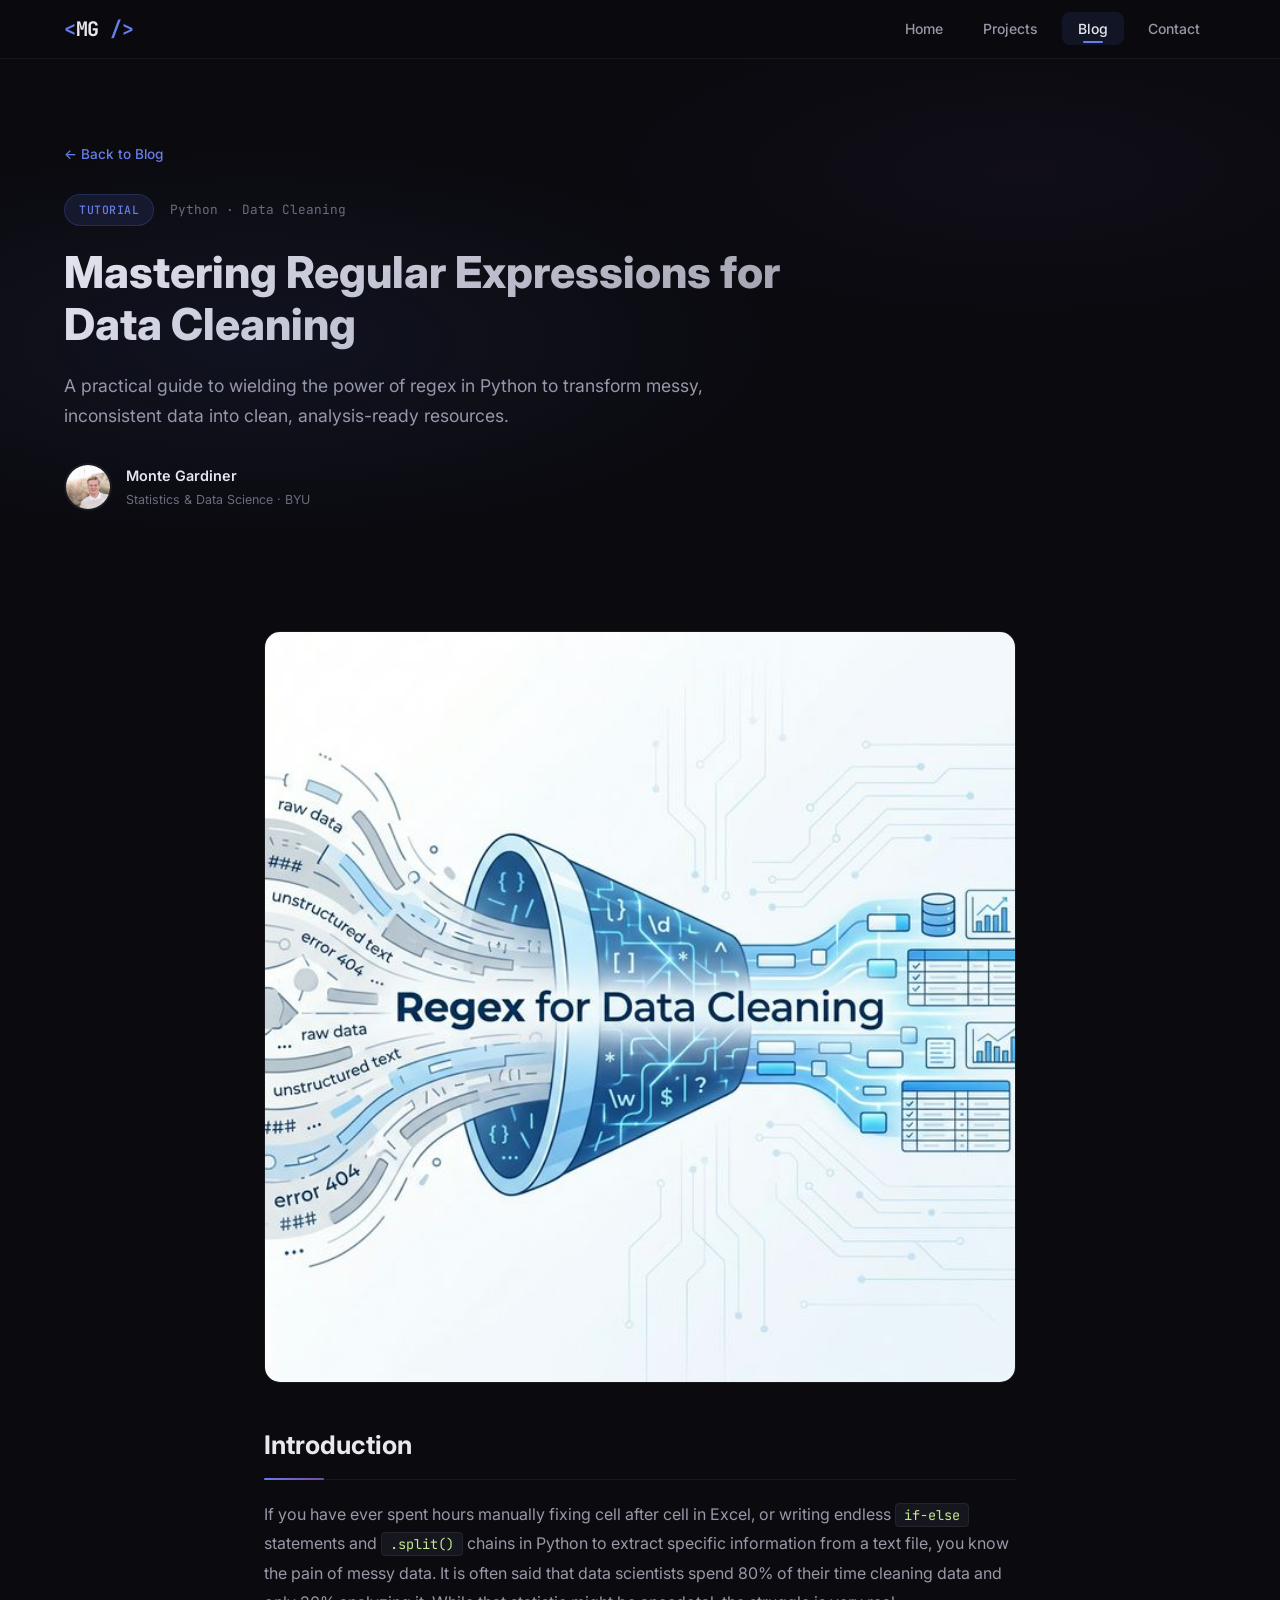
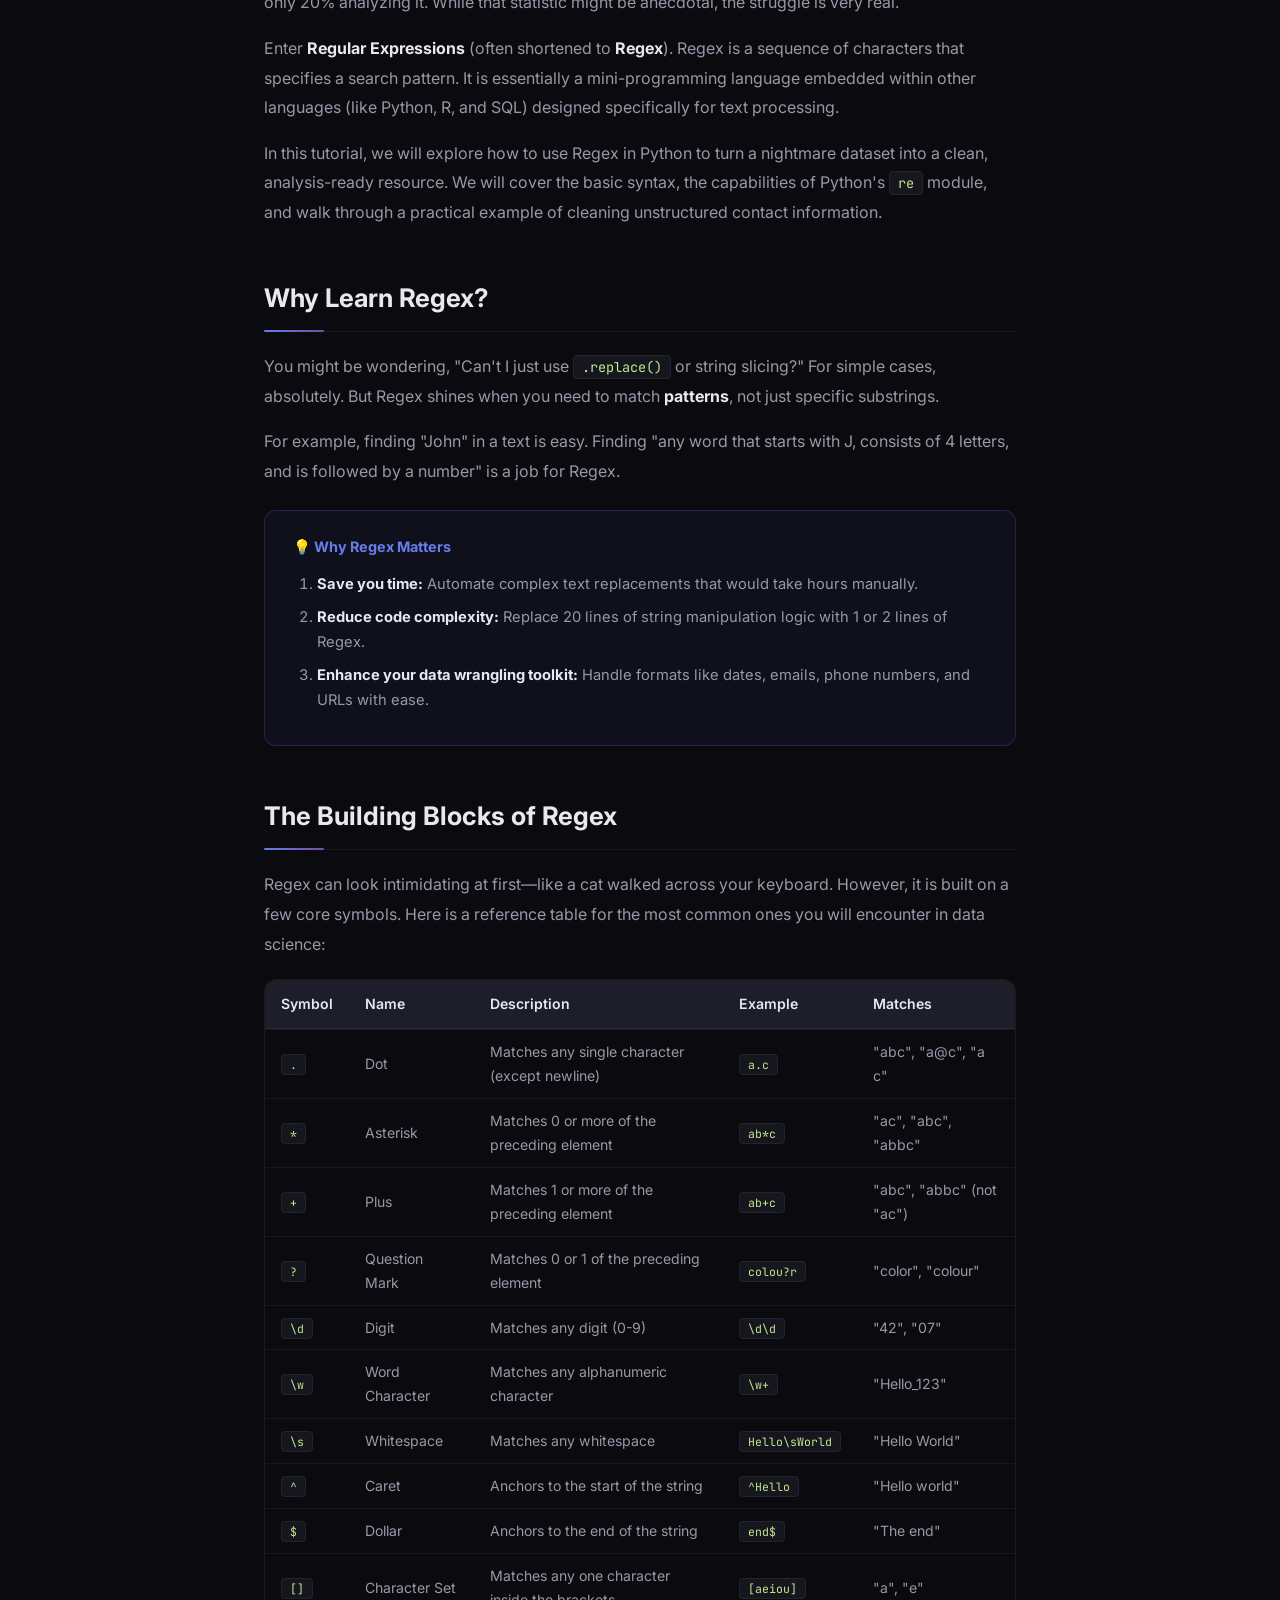
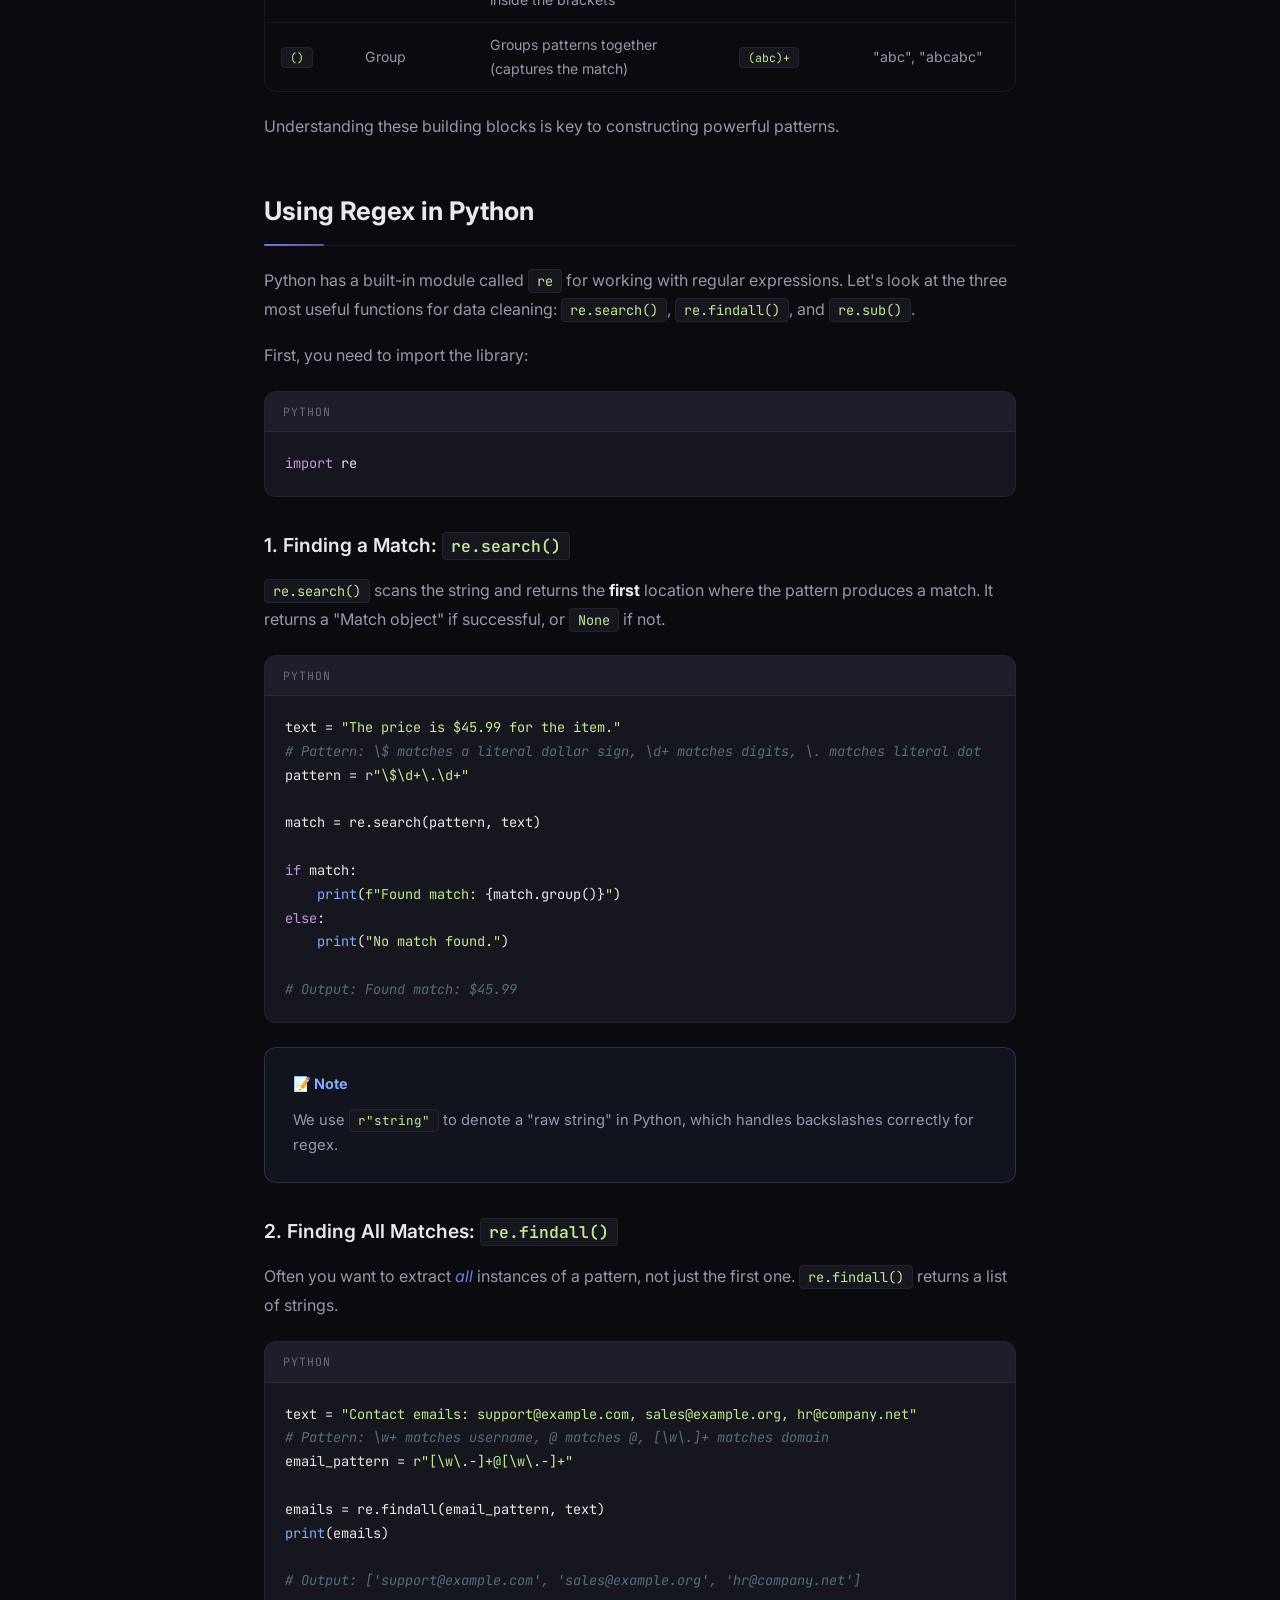
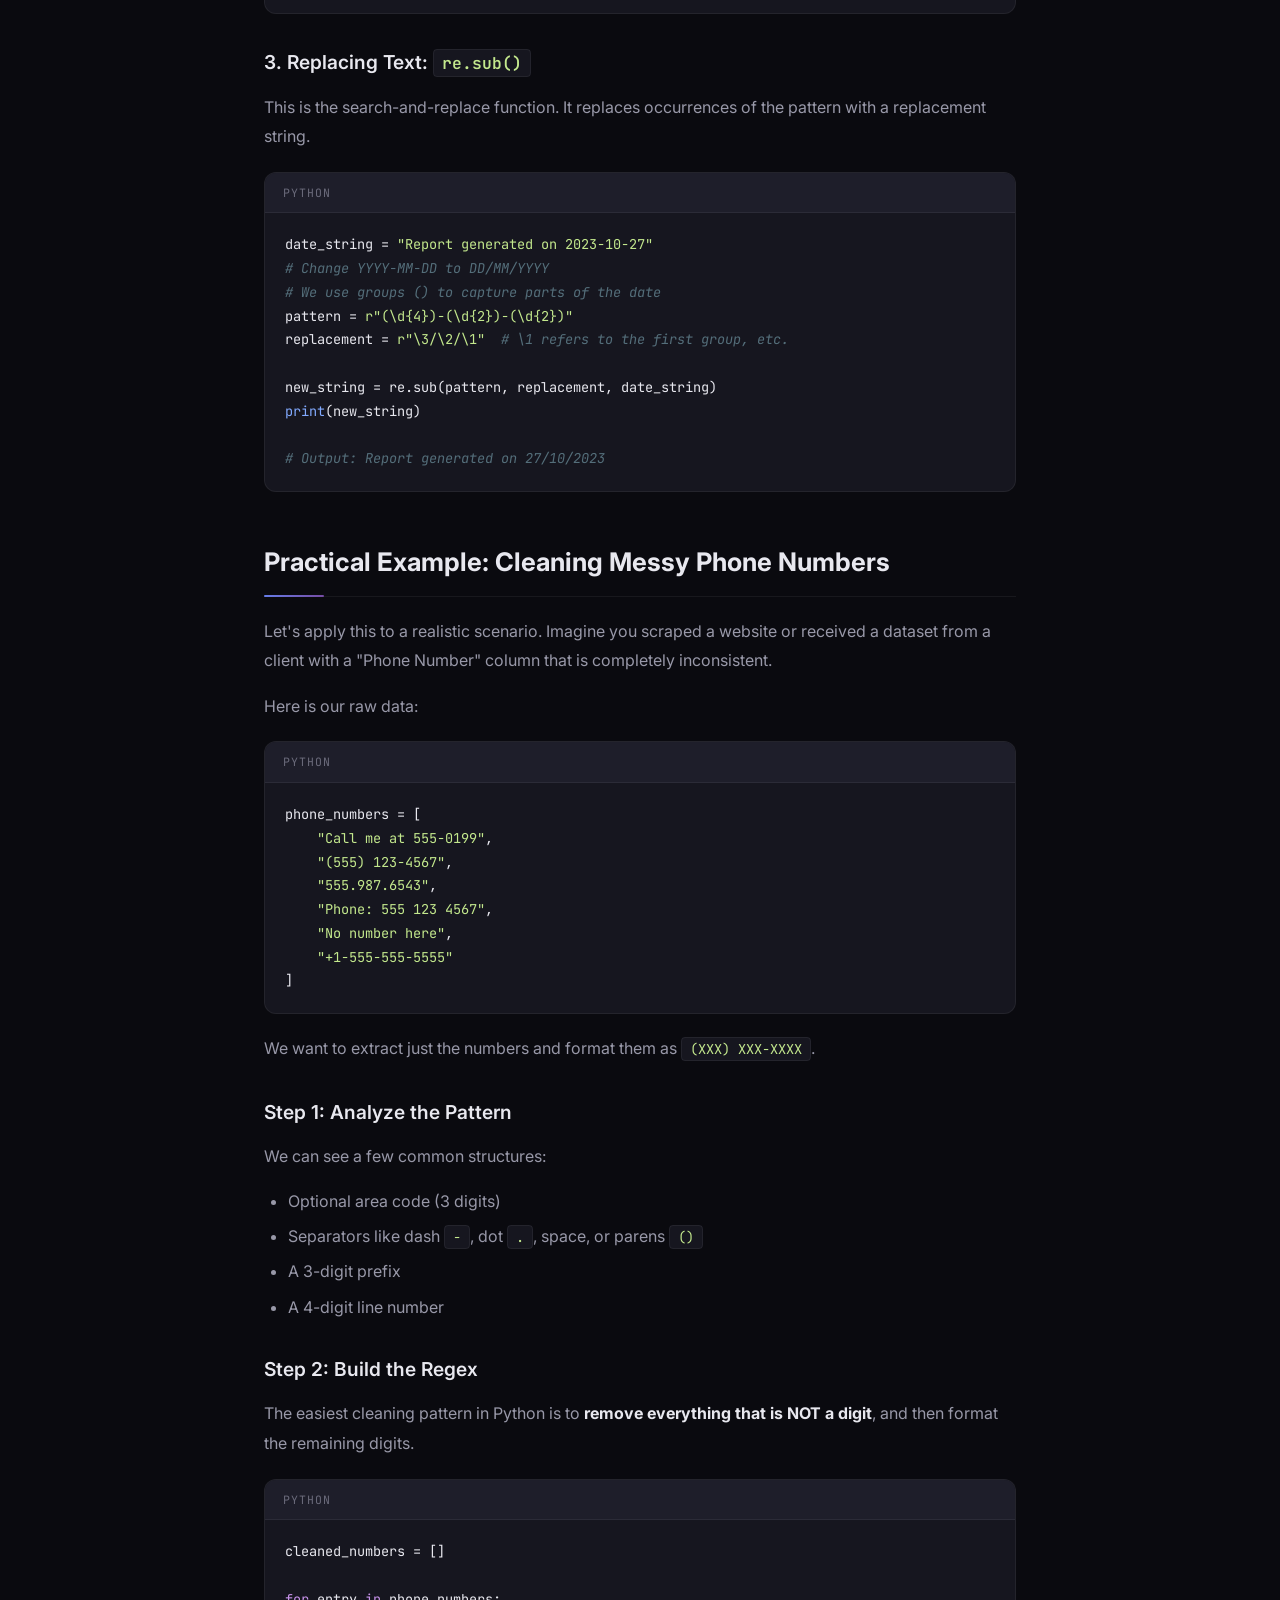
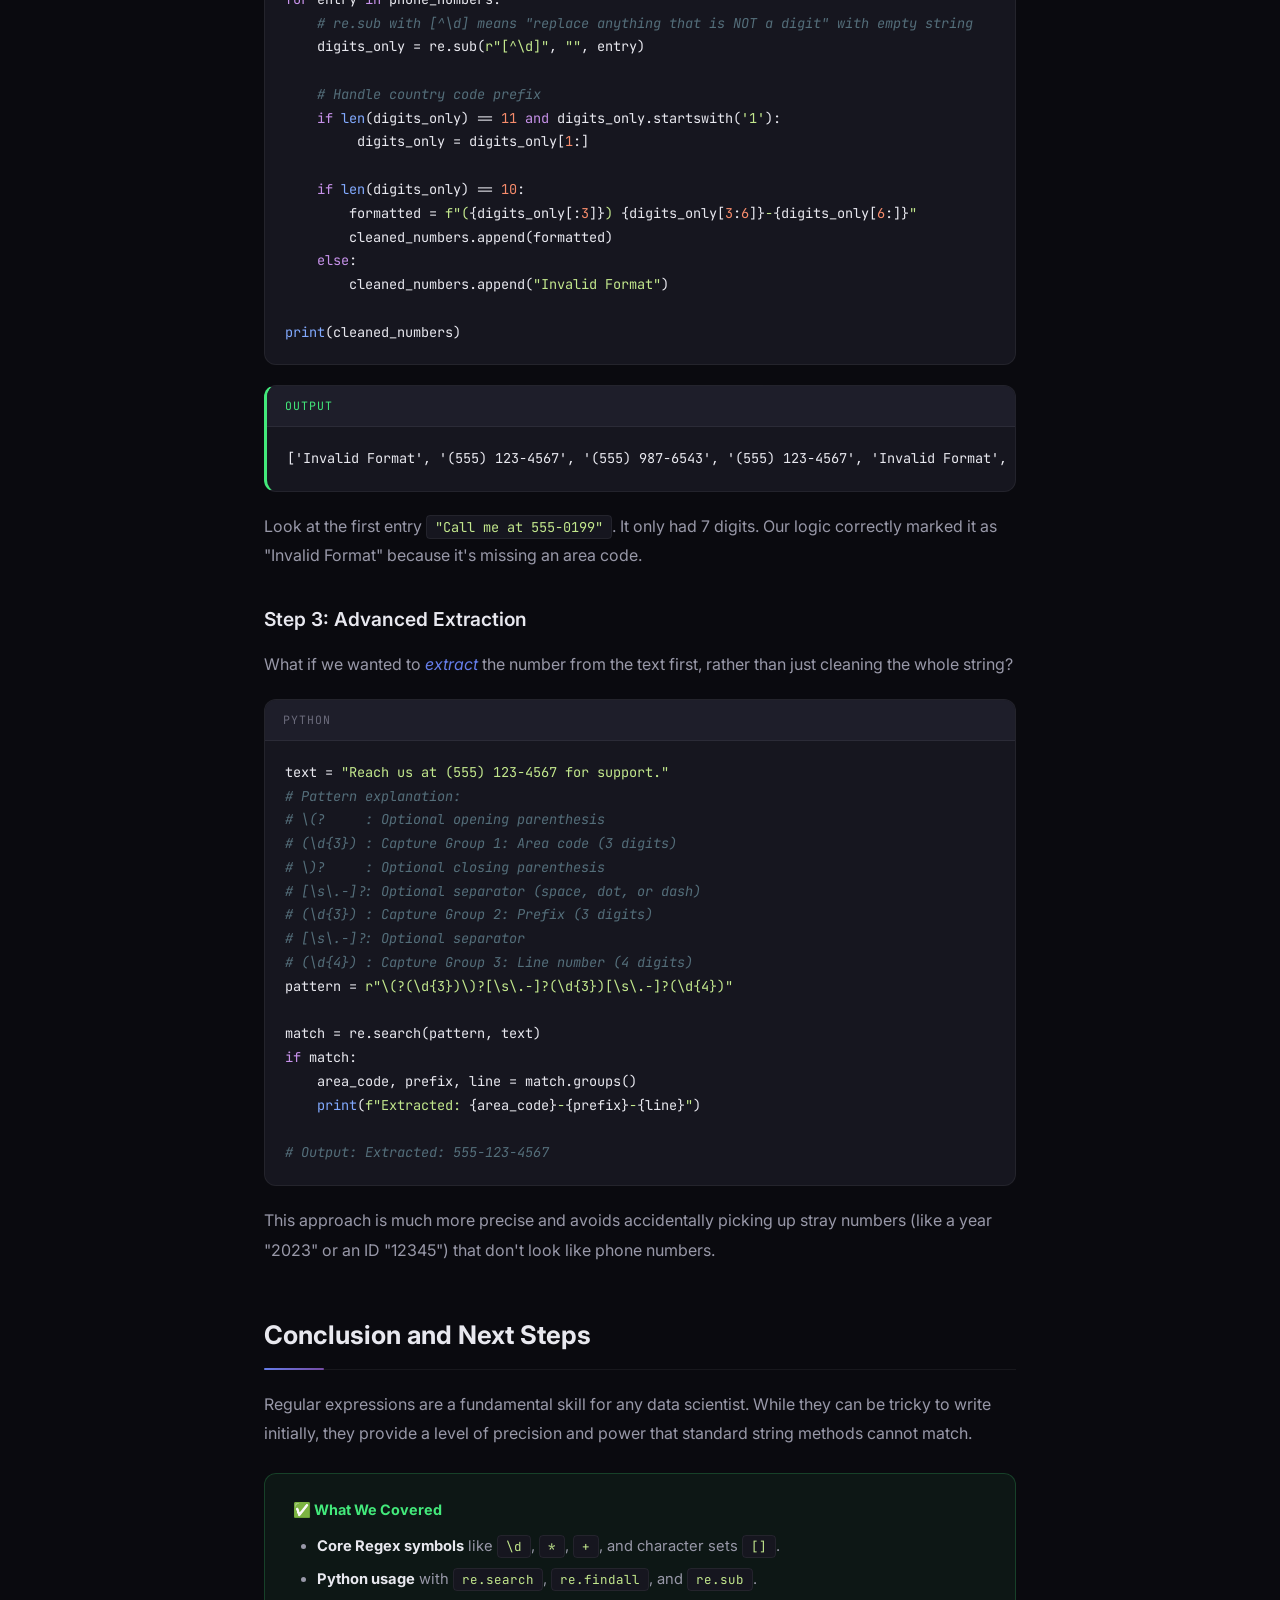
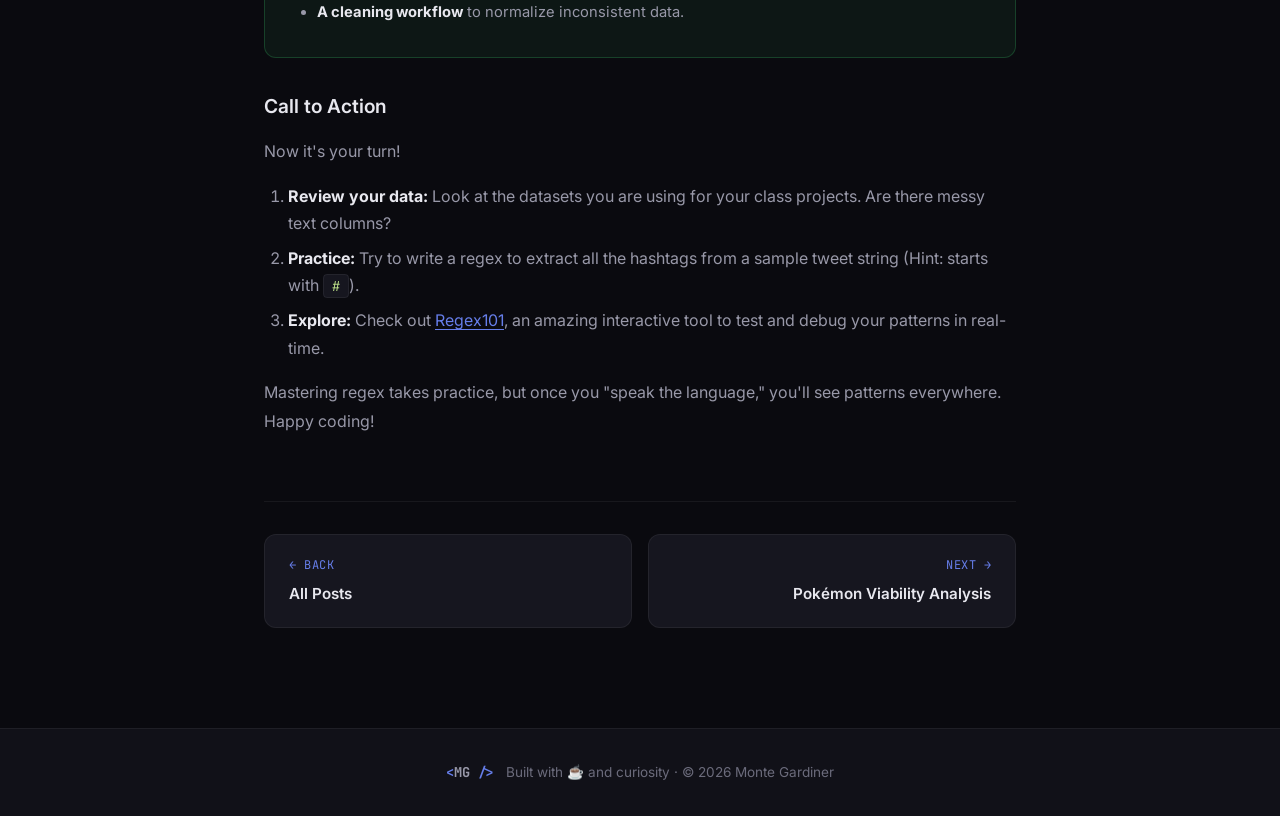
<file: tutorial.html>
<!DOCTYPE html>
<html lang="en">
<head>
    <meta charset="UTF-8">
    <meta name="viewport" content="width=device-width, initial-scale=1.0">
    <meta name="description" content="Learn how to use Python regular expressions (regex) for data cleaning — a practical tutorial by Monte Gardiner covering re.search, re.findall, re.sub, and phone number normalization.">
    <title>Regex for Data Cleaning | Monte Gardiner</title>
    <link rel="preconnect" href="https://fonts.googleapis.com">
    <link rel="preconnect" href="https://fonts.gstatic.com" crossorigin>
    <link href="https://fonts.googleapis.com/css2?family=Inter:wght@300;400;500;600;700;800&family=JetBrains+Mono:wght@400;500&display=swap" rel="stylesheet">
    <link rel="stylesheet" href="styles.css">
    <link rel="stylesheet" href="article.css">
</head>
<body>
    <!-- Navigation -->
    <nav class="navbar scrolled" id="navbar">
        <div class="nav-container">
            <a href="index.html" class="nav-logo">
                <span class="logo-bracket">&lt;</span>MG<span class="logo-bracket"> /&gt;</span>
            </a>
            <ul class="nav-links" id="nav-links">
                <li><a href="index.html" class="nav-link">Home</a></li>
                <li><a href="index.html#projects" class="nav-link">Projects</a></li>
                <li><a href="index.html#blog" class="nav-link active">Blog</a></li>
                <li><a href="index.html#contact" class="nav-link">Contact</a></li>
            </ul>
            <button class="nav-toggle" id="nav-toggle" aria-label="Toggle navigation">
                <span></span>
                <span></span>
                <span></span>
            </button>
        </div>
    </nav>

    <!-- Article Header -->
    <header class="article-header">
        <div class="article-header-bg"></div>
        <div class="container">
            <a href="index.html#blog" class="article-back">← Back to Blog</a>
            <div class="article-meta">
                <span class="article-category">Tutorial</span>
                <span class="article-date">Python · Data Cleaning</span>
            </div>
            <h1 class="article-title">Mastering Regular Expressions for Data Cleaning</h1>
            <p class="article-subtitle">A practical guide to wielding the power of regex in Python to transform messy, inconsistent data into clean, analysis-ready resources.</p>
            <div class="article-author">
                <img src="images/monte-headshot.jpg" alt="Monte Gardiner" class="article-author-img">
                <div>
                    <span class="article-author-name">Monte Gardiner</span>
                    <span class="article-author-role">Statistics & Data Science · BYU</span>
                </div>
            </div>
        </div>
    </header>

    <!-- Article Body -->
    <main class="article-body">
        <div class="container article-container">

            <div class="article-banner">
                <img src="images/regex_banner.png" alt="Regex for Data Cleaning">
            </div>

            <section class="article-section">
                <h2 id="introduction">Introduction</h2>
                <p>If you have ever spent hours manually fixing cell after cell in Excel, or writing endless <code>if-else</code> statements and <code>.split()</code> chains in Python to extract specific information from a text file, you know the pain of messy data. It is often said that data scientists spend 80% of their time cleaning data and only 20% analyzing it. While that statistic might be anecdotal, the struggle is very real.</p>
                <p>Enter <strong>Regular Expressions</strong> (often shortened to <strong>Regex</strong>). Regex is a sequence of characters that specifies a search pattern. It is essentially a mini-programming language embedded within other languages (like Python, R, and SQL) designed specifically for text processing.</p>
                <p>In this tutorial, we will explore how to use Regex in Python to turn a nightmare dataset into a clean, analysis-ready resource. We will cover the basic syntax, the capabilities of Python's <code>re</code> module, and walk through a practical example of cleaning unstructured contact information.</p>
            </section>

            <section class="article-section">
                <h2 id="why-learn-regex">Why Learn Regex?</h2>
                <p>You might be wondering, "Can't I just use <code>.replace()</code> or string slicing?" For simple cases, absolutely. But Regex shines when you need to match <strong>patterns</strong>, not just specific substrings.</p>
                <p>For example, finding "John" in a text is easy. Finding "any word that starts with J, consists of 4 letters, and is followed by a number" is a job for Regex.</p>

                <div class="callout callout-info">
                    <div class="callout-title">💡 Why Regex Matters</div>
                    <ol>
                        <li><strong>Save you time:</strong> Automate complex text replacements that would take hours manually.</li>
                        <li><strong>Reduce code complexity:</strong> Replace 20 lines of string manipulation logic with 1 or 2 lines of Regex.</li>
                        <li><strong>Enhance your data wrangling toolkit:</strong> Handle formats like dates, emails, phone numbers, and URLs with ease.</li>
                    </ol>
                </div>
            </section>

            <section class="article-section">
                <h2 id="building-blocks">The Building Blocks of Regex</h2>
                <p>Regex can look intimidating at first—like a cat walked across your keyboard. However, it is built on a few core symbols. Here is a reference table for the most common ones you will encounter in data science:</p>

                <div class="table-wrapper">
                    <table>
                        <thead>
                            <tr>
                                <th>Symbol</th>
                                <th>Name</th>
                                <th>Description</th>
                                <th>Example</th>
                                <th>Matches</th>
                            </tr>
                        </thead>
                        <tbody>
                            <tr><td><code>.</code></td><td>Dot</td><td>Matches any single character (except newline)</td><td><code>a.c</code></td><td>"abc", "a@c", "a c"</td></tr>
                            <tr><td><code>*</code></td><td>Asterisk</td><td>Matches 0 or more of the preceding element</td><td><code>ab*c</code></td><td>"ac", "abc", "abbc"</td></tr>
                            <tr><td><code>+</code></td><td>Plus</td><td>Matches 1 or more of the preceding element</td><td><code>ab+c</code></td><td>"abc", "abbc" (not "ac")</td></tr>
                            <tr><td><code>?</code></td><td>Question Mark</td><td>Matches 0 or 1 of the preceding element</td><td><code>colou?r</code></td><td>"color", "colour"</td></tr>
                            <tr><td><code>\d</code></td><td>Digit</td><td>Matches any digit (0-9)</td><td><code>\d\d</code></td><td>"42", "07"</td></tr>
                            <tr><td><code>\w</code></td><td>Word Character</td><td>Matches any alphanumeric character</td><td><code>\w+</code></td><td>"Hello_123"</td></tr>
                            <tr><td><code>\s</code></td><td>Whitespace</td><td>Matches any whitespace</td><td><code>Hello\sWorld</code></td><td>"Hello World"</td></tr>
                            <tr><td><code>^</code></td><td>Caret</td><td>Anchors to the start of the string</td><td><code>^Hello</code></td><td>"Hello world"</td></tr>
                            <tr><td><code>$</code></td><td>Dollar</td><td>Anchors to the end of the string</td><td><code>end$</code></td><td>"The end"</td></tr>
                            <tr><td><code>[]</code></td><td>Character Set</td><td>Matches any one character inside the brackets</td><td><code>[aeiou]</code></td><td>"a", "e"</td></tr>
                            <tr><td><code>()</code></td><td>Group</td><td>Groups patterns together (captures the match)</td><td><code>(abc)+</code></td><td>"abc", "abcabc"</td></tr>
                        </tbody>
                    </table>
                </div>
                <p>Understanding these building blocks is key to constructing powerful patterns.</p>
            </section>

            <section class="article-section">
                <h2 id="using-regex-python">Using Regex in Python</h2>
                <p>Python has a built-in module called <code>re</code> for working with regular expressions. Let's look at the three most useful functions for data cleaning: <code>re.search()</code>, <code>re.findall()</code>, and <code>re.sub()</code>.</p>
                <p>First, you need to import the library:</p>

                <div class="code-block">
                    <div class="code-block-header">
                        <span class="code-block-lang">python</span>
                    </div>
                    <pre><code><span class="kw">import</span> re</code></pre>
                </div>

                <h3>1. Finding a Match: <code>re.search()</code></h3>
                <p><code>re.search()</code> scans the string and returns the <strong>first</strong> location where the pattern produces a match. It returns a "Match object" if successful, or <code>None</code> if not.</p>

                <div class="code-block">
                    <div class="code-block-header">
                        <span class="code-block-lang">python</span>
                    </div>
                    <pre><code>text = <span class="str">"The price is $45.99 for the item."</span>
<span class="cmt"># Pattern: \$ matches a literal dollar sign, \d+ matches digits, \. matches literal dot</span>
pattern = <span class="str">r"\$\d+\.\d+"</span>

match = re.search(pattern, text)

<span class="kw">if</span> match:
    <span class="fn">print</span>(<span class="str">f"Found match: </span>{match.group()}<span class="str">"</span>)
<span class="kw">else</span>:
    <span class="fn">print</span>(<span class="str">"No match found."</span>)

<span class="cmt"># Output: Found match: $45.99</span></code></pre>
                </div>

                <div class="callout callout-note">
                    <div class="callout-title">📝 Note</div>
                    <p>We use <code>r"string"</code> to denote a "raw string" in Python, which handles backslashes correctly for regex.</p>
                </div>

                <h3>2. Finding All Matches: <code>re.findall()</code></h3>
                <p>Often you want to extract <em>all</em> instances of a pattern, not just the first one. <code>re.findall()</code> returns a list of strings.</p>

                <div class="code-block">
                    <div class="code-block-header">
                        <span class="code-block-lang">python</span>
                    </div>
                    <pre><code>text = <span class="str">"Contact emails: support@example.com, sales@example.org, hr@company.net"</span>
<span class="cmt"># Pattern: \w+ matches username, @ matches @, [\w\.]+ matches domain</span>
email_pattern = <span class="str">r"[\w\.-]+@[\w\.-]+"</span>

emails = re.findall(email_pattern, text)
<span class="fn">print</span>(emails)

<span class="cmt"># Output: ['support@example.com', 'sales@example.org', 'hr@company.net']</span></code></pre>
                </div>

                <h3>3. Replacing Text: <code>re.sub()</code></h3>
                <p>This is the search-and-replace function. It replaces occurrences of the pattern with a replacement string.</p>

                <div class="code-block">
                    <div class="code-block-header">
                        <span class="code-block-lang">python</span>
                    </div>
                    <pre><code>date_string = <span class="str">"Report generated on 2023-10-27"</span>
<span class="cmt"># Change YYYY-MM-DD to DD/MM/YYYY</span>
<span class="cmt"># We use groups () to capture parts of the date</span>
pattern = <span class="str">r"(\d{4})-(\d{2})-(\d{2})"</span>
replacement = <span class="str">r"\3/\2/\1"</span>  <span class="cmt"># \1 refers to the first group, etc.</span>

new_string = re.sub(pattern, replacement, date_string)
<span class="fn">print</span>(new_string)

<span class="cmt"># Output: Report generated on 27/10/2023</span></code></pre>
                </div>
            </section>

            <section class="article-section">
                <h2 id="practical-example">Practical Example: Cleaning Messy Phone Numbers</h2>
                <p>Let's apply this to a realistic scenario. Imagine you scraped a website or received a dataset from a client with a "Phone Number" column that is completely inconsistent.</p>
                <p>Here is our raw data:</p>

                <div class="code-block">
                    <div class="code-block-header">
                        <span class="code-block-lang">python</span>
                    </div>
                    <pre><code>phone_numbers = [
    <span class="str">"Call me at 555-0199"</span>,
    <span class="str">"(555) 123-4567"</span>,
    <span class="str">"555.987.6543"</span>,
    <span class="str">"Phone: 555 123 4567"</span>,
    <span class="str">"No number here"</span>,
    <span class="str">"+1-555-555-5555"</span>
]</code></pre>
                </div>

                <p>We want to extract just the numbers and format them as <code>(XXX) XXX-XXXX</code>.</p>

                <h3>Step 1: Analyze the Pattern</h3>
                <p>We can see a few common structures:</p>
                <ul>
                    <li>Optional area code (3 digits)</li>
                    <li>Separators like dash <code>-</code>, dot <code>.</code>, space, or parens <code>()</code></li>
                    <li>A 3-digit prefix</li>
                    <li>A 4-digit line number</li>
                </ul>

                <h3>Step 2: Build the Regex</h3>
                <p>The easiest cleaning pattern in Python is to <strong>remove everything that is NOT a digit</strong>, and then format the remaining digits.</p>

                <div class="code-block">
                    <div class="code-block-header">
                        <span class="code-block-lang">python</span>
                    </div>
                    <pre><code>cleaned_numbers = []

<span class="kw">for</span> entry <span class="kw">in</span> phone_numbers:
    <span class="cmt"># re.sub with [^\d] means "replace anything that is NOT a digit" with empty string</span>
    digits_only = re.sub(<span class="str">r"[^\d]"</span>, <span class="str">""</span>, entry)

    <span class="cmt"># Handle country code prefix</span>
    <span class="kw">if</span> <span class="fn">len</span>(digits_only) == <span class="num">11</span> <span class="kw">and</span> digits_only.startswith(<span class="str">'1'</span>):
         digits_only = digits_only[<span class="num">1</span>:]

    <span class="kw">if</span> <span class="fn">len</span>(digits_only) == <span class="num">10</span>:
        formatted = <span class="str">f"(</span>{digits_only[:<span class="num">3</span>]}<span class="str">) </span>{digits_only[<span class="num">3</span>:<span class="num">6</span>]}<span class="str">-</span>{digits_only[<span class="num">6</span>:]}<span class="str">"</span>
        cleaned_numbers.append(formatted)
    <span class="kw">else</span>:
        cleaned_numbers.append(<span class="str">"Invalid Format"</span>)

<span class="fn">print</span>(cleaned_numbers)</code></pre>
                </div>

                <div class="code-block output-block">
                    <div class="code-block-header">
                        <span class="code-block-lang">output</span>
                    </div>
                    <pre><code>['Invalid Format', '(555) 123-4567', '(555) 987-6543', '(555) 123-4567', 'Invalid Format', '(555) 555-5555']</code></pre>
                </div>

                <p>Look at the first entry <code>"Call me at 555-0199"</code>. It only had 7 digits. Our logic correctly marked it as "Invalid Format" because it's missing an area code.</p>

                <h3>Step 3: Advanced Extraction</h3>
                <p>What if we wanted to <em>extract</em> the number from the text first, rather than just cleaning the whole string?</p>

                <div class="code-block">
                    <div class="code-block-header">
                        <span class="code-block-lang">python</span>
                    </div>
                    <pre><code>text = <span class="str">"Reach us at (555) 123-4567 for support."</span>
<span class="cmt"># Pattern explanation:</span>
<span class="cmt"># \(?     : Optional opening parenthesis</span>
<span class="cmt"># (\d{3}) : Capture Group 1: Area code (3 digits)</span>
<span class="cmt"># \)?     : Optional closing parenthesis</span>
<span class="cmt"># [\s\.-]?: Optional separator (space, dot, or dash)</span>
<span class="cmt"># (\d{3}) : Capture Group 2: Prefix (3 digits)</span>
<span class="cmt"># [\s\.-]?: Optional separator</span>
<span class="cmt"># (\d{4}) : Capture Group 3: Line number (4 digits)</span>
pattern = <span class="str">r"\(?(\d{3})\)?[\s\.-]?(\d{3})[\s\.-]?(\d{4})"</span>

match = re.search(pattern, text)
<span class="kw">if</span> match:
    area_code, prefix, line = match.groups()
    <span class="fn">print</span>(<span class="str">f"Extracted: </span>{area_code}<span class="str">-</span>{prefix}<span class="str">-</span>{line}<span class="str">"</span>)

<span class="cmt"># Output: Extracted: 555-123-4567</span></code></pre>
                </div>

                <p>This approach is much more precise and avoids accidentally picking up stray numbers (like a year "2023" or an ID "12345") that don't look like phone numbers.</p>
            </section>

            <section class="article-section">
                <h2 id="conclusion">Conclusion and Next Steps</h2>
                <p>Regular expressions are a fundamental skill for any data scientist. While they can be tricky to write initially, they provide a level of precision and power that standard string methods cannot match.</p>

                <div class="callout callout-success">
                    <div class="callout-title">✅ What We Covered</div>
                    <ul>
                        <li><strong>Core Regex symbols</strong> like <code>\d</code>, <code>*</code>, <code>+</code>, and character sets <code>[]</code>.</li>
                        <li><strong>Python usage</strong> with <code>re.search</code>, <code>re.findall</code>, and <code>re.sub</code>.</li>
                        <li><strong>A cleaning workflow</strong> to normalize inconsistent data.</li>
                    </ul>
                </div>

                <h3>Call to Action</h3>
                <p>Now it's your turn!</p>
                <ol>
                    <li><strong>Review your data:</strong> Look at the datasets you are using for your class projects. Are there messy text columns?</li>
                    <li><strong>Practice:</strong> Try to write a regex to extract all the hashtags from a sample tweet string (Hint: starts with <code>#</code>).</li>
                    <li><strong>Explore:</strong> Check out <a href="https://regex101.com/" target="_blank" rel="noopener">Regex101</a>, an amazing interactive tool to test and debug your patterns in real-time.</li>
                </ol>
                <p>Mastering regex takes practice, but once you "speak the language," you'll see patterns everywhere. Happy coding!</p>
            </section>

            <!-- Article Footer Navigation -->
            <div class="article-nav">
                <a href="index.html#blog" class="article-nav-link">
                    <span class="article-nav-direction">← Back</span>
                    <span class="article-nav-title">All Posts</span>
                </a>
                <a href="eda_blog_post.html" class="article-nav-link article-nav-next">
                    <span class="article-nav-direction">Next →</span>
                    <span class="article-nav-title">Pokémon Viability Analysis</span>
                </a>
            </div>
        </div>
    </main>

    <!-- Footer -->
    <footer class="footer">
        <div class="container">
            <div class="footer-content">
                <p class="footer-text">
                    <span class="footer-logo"><span class="logo-bracket">&lt;</span>MG<span class="logo-bracket"> /&gt;</span></span>
                    Built with ☕ and curiosity · © 2026 Monte Gardiner
                </p>
            </div>
        </div>
    </footer>

    <script>
        // Mobile nav toggle
        const navToggle = document.getElementById('nav-toggle');
        const navLinks = document.getElementById('nav-links');
        navToggle.addEventListener('click', () => {
            navLinks.classList.toggle('active');
            navToggle.classList.toggle('active');
        });
    </script>
</body>
</html>
</file>
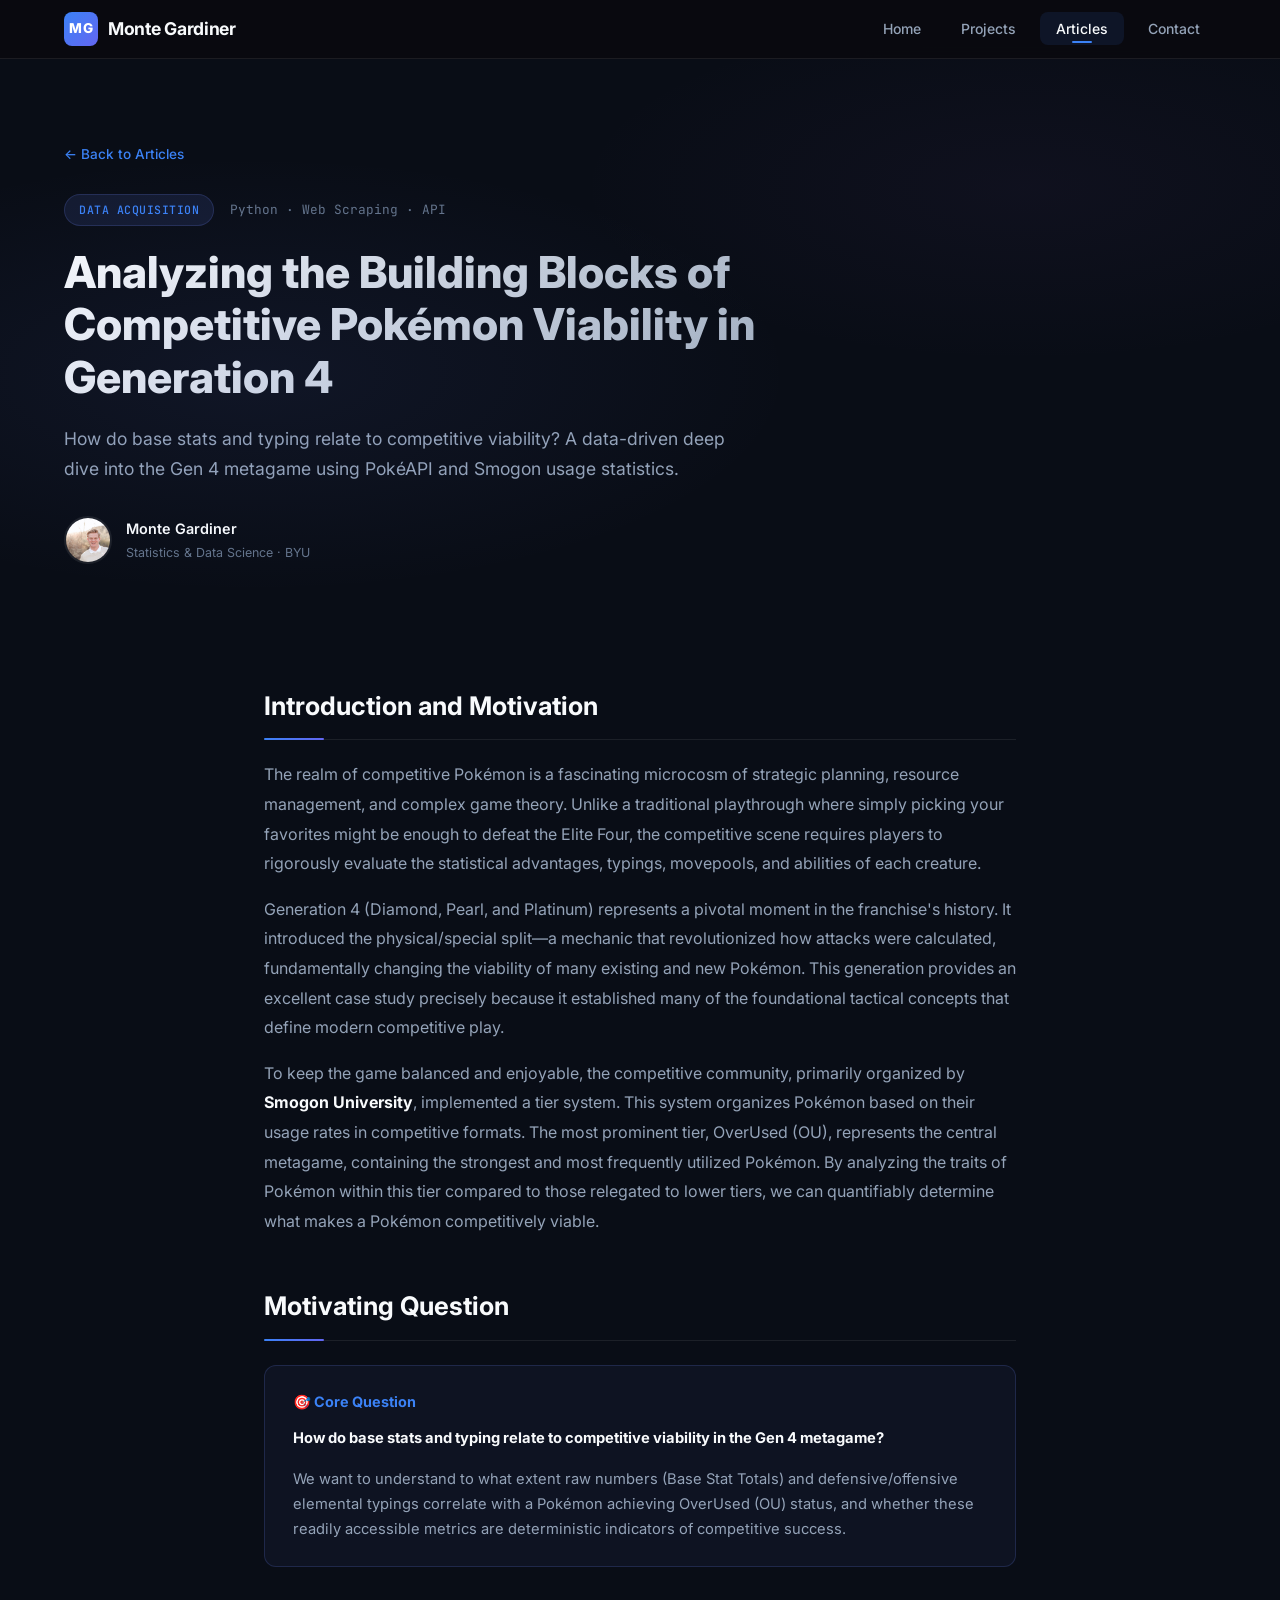
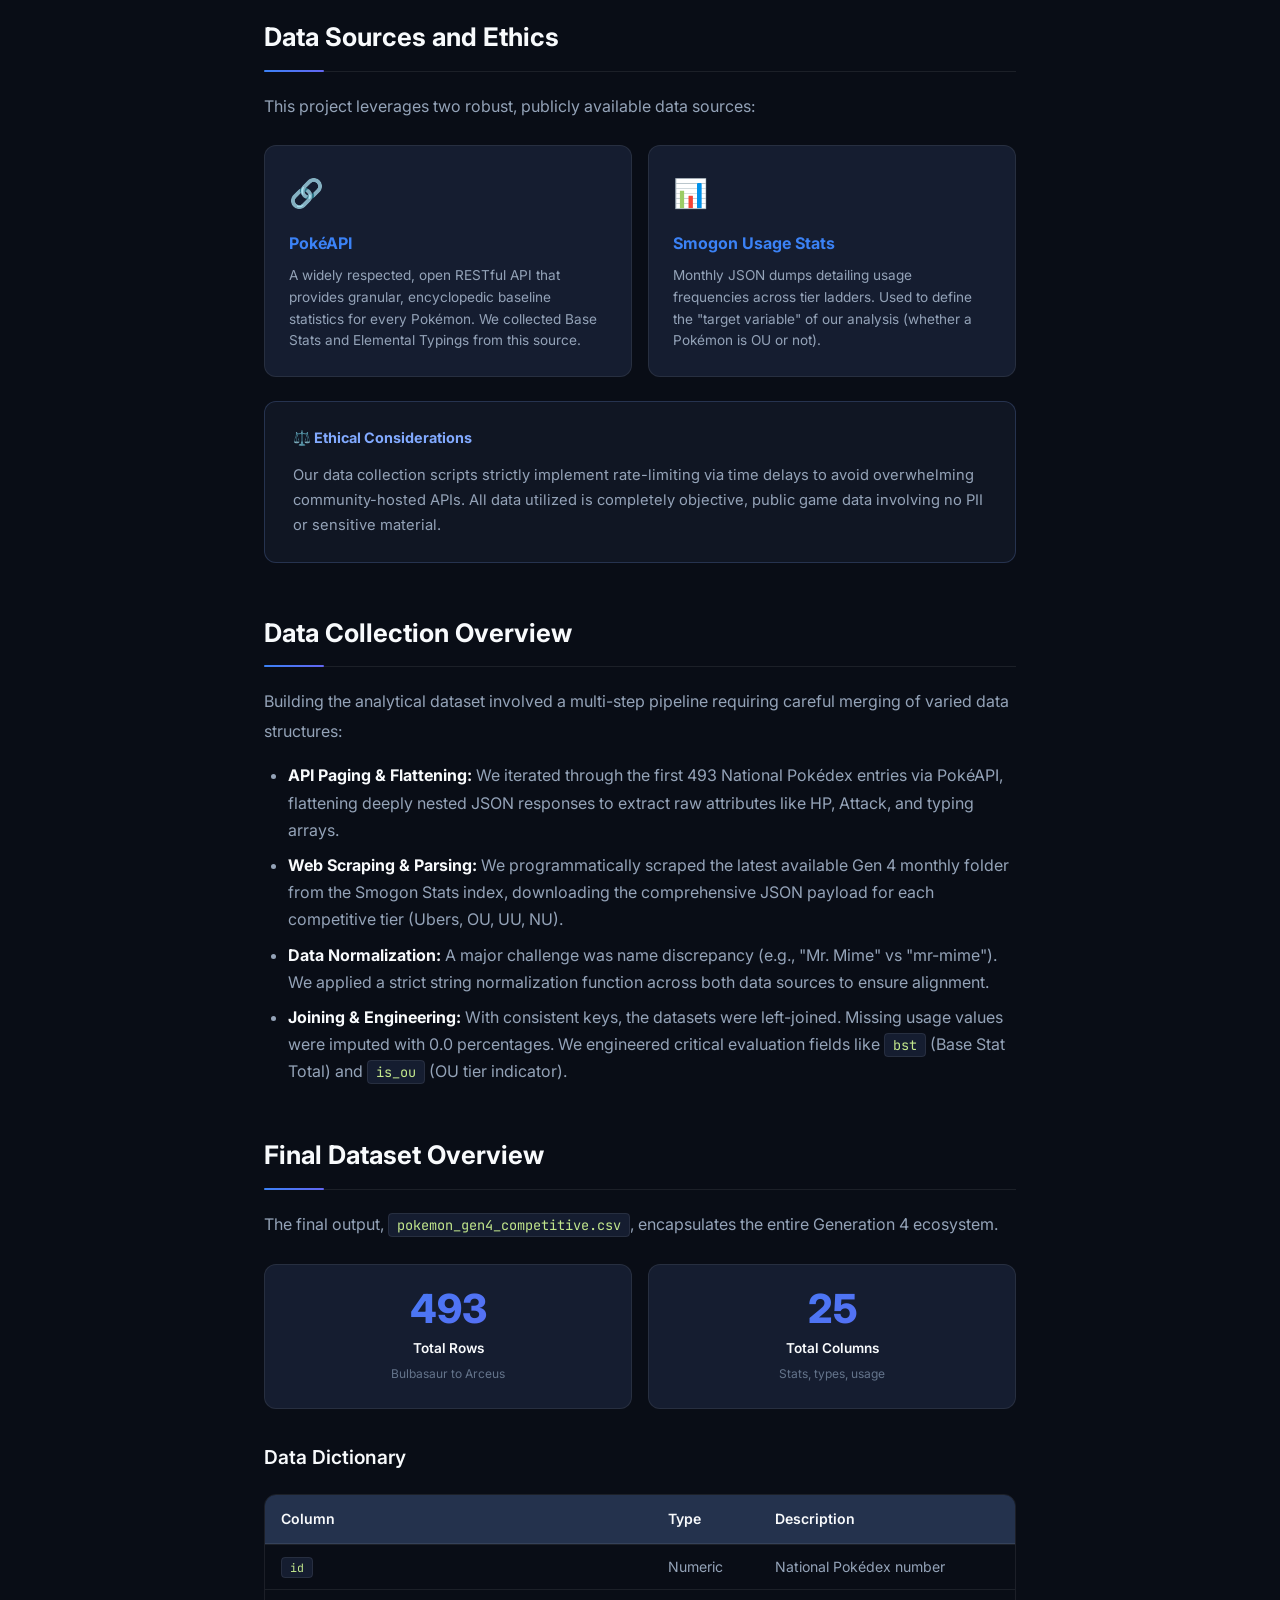
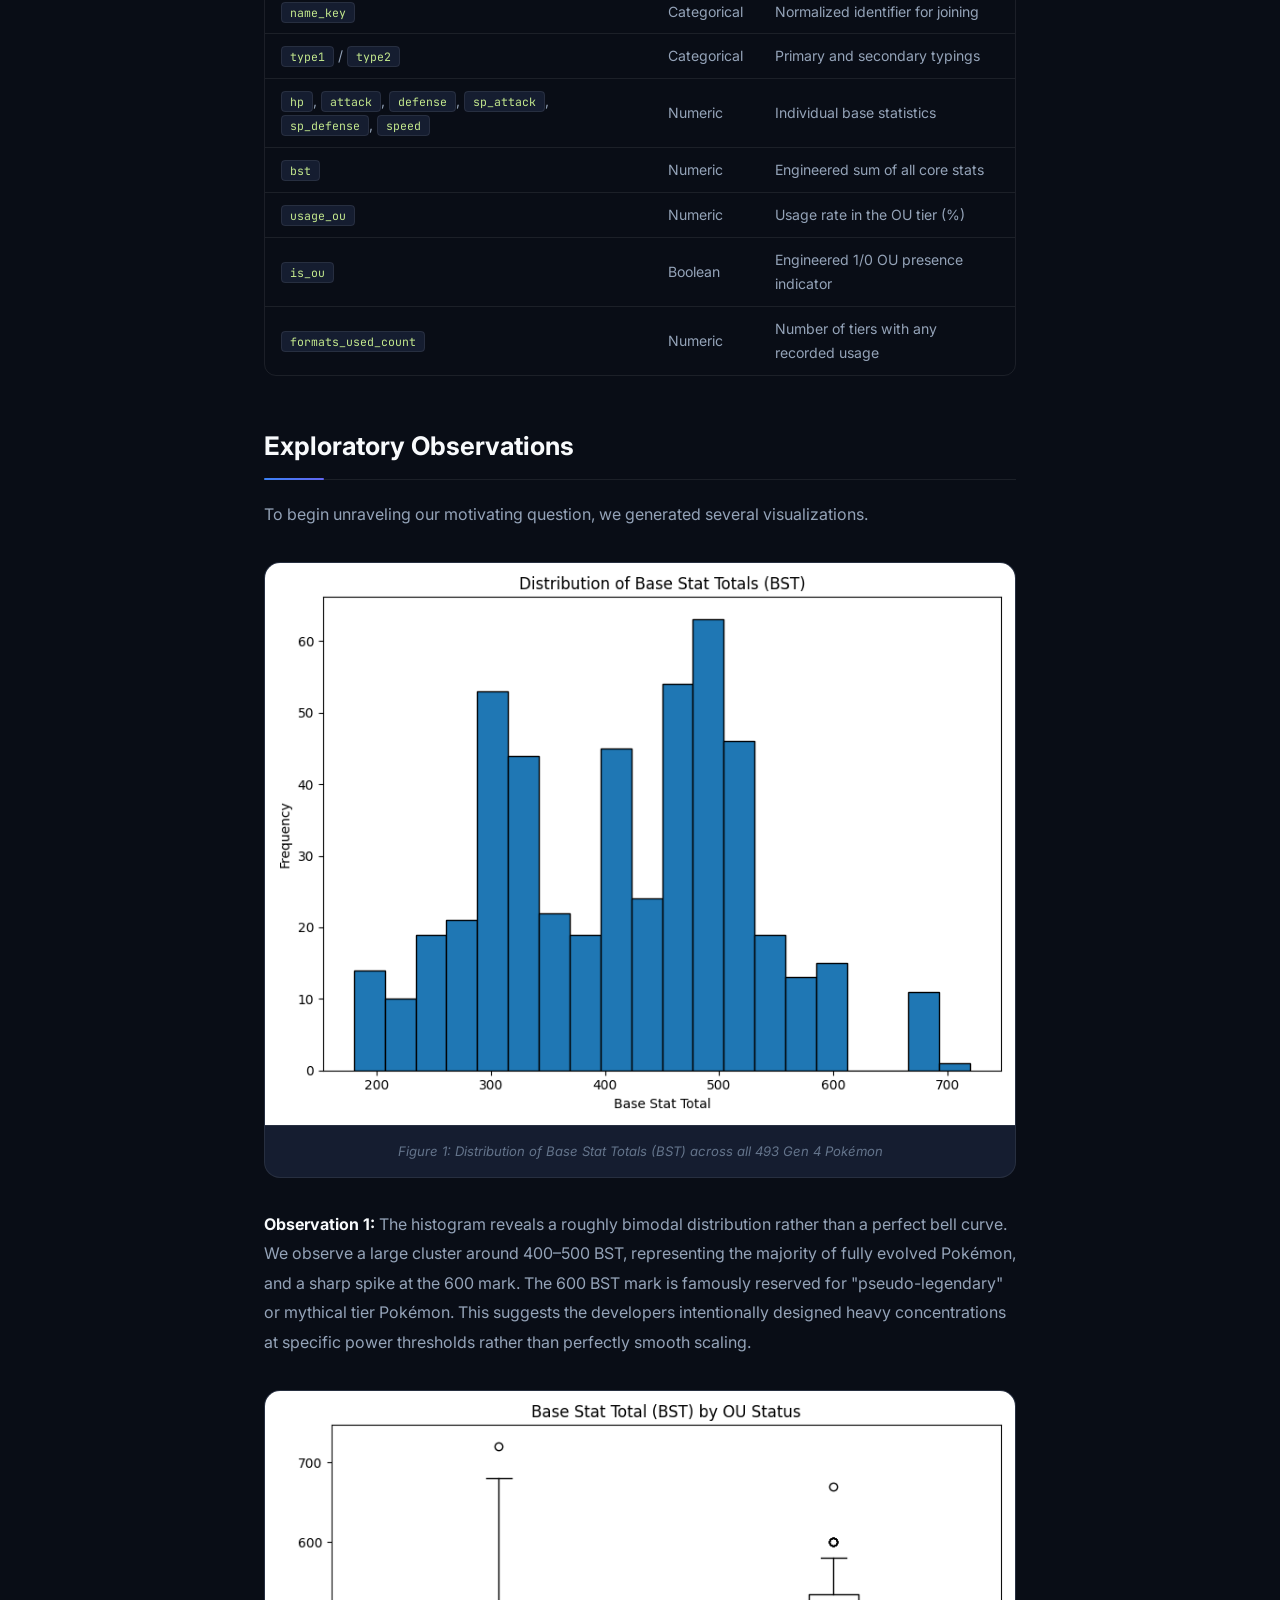
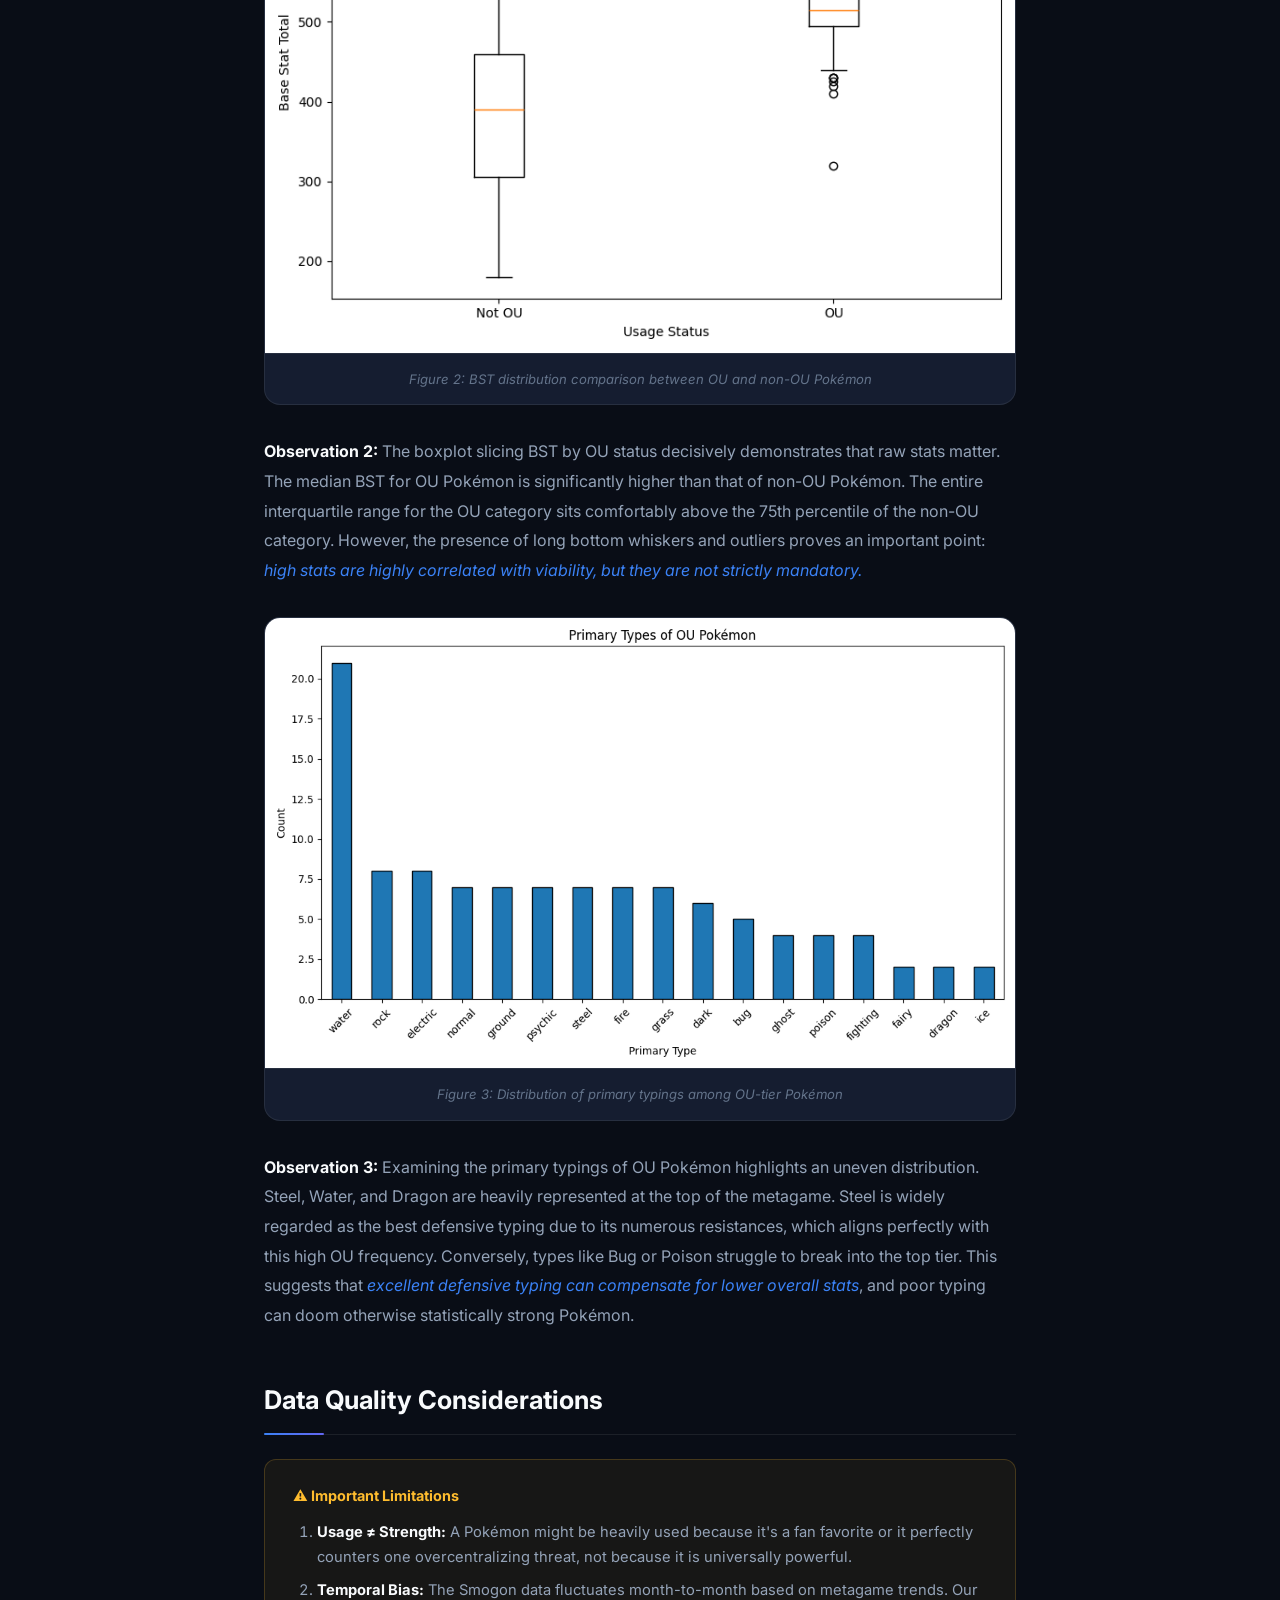
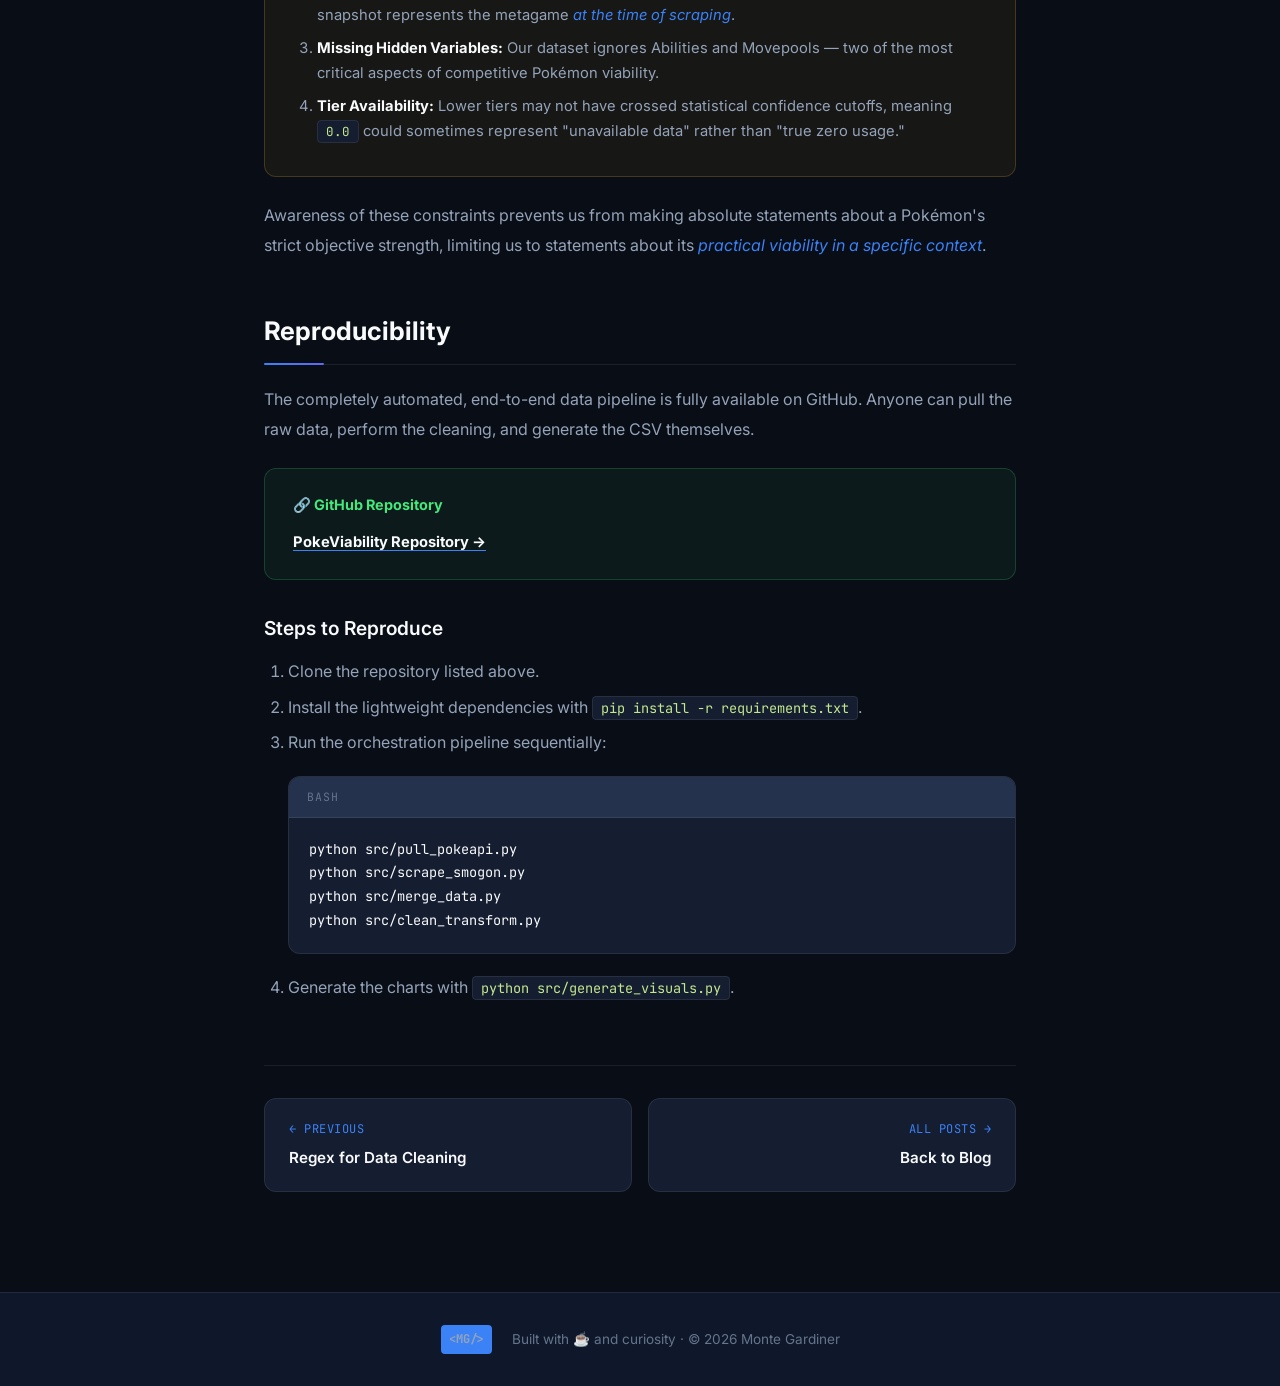
<file: docs/eda_blog_post.html>
<!DOCTYPE html>
<html lang="en">

<head>
    <meta charset="UTF-8">
    <meta name="viewport" content="width=device-width, initial-scale=1.0">
    <meta name="description"
        content="Analyzing how base stats and typing relate to competitive Pokémon viability in the Generation 4 metagame — a data-driven exploration by Monte Gardiner.">
    <title>Competitive Pokémon Viability | Monte Gardiner</title>
    <link rel="preconnect" href="https://fonts.googleapis.com">
    <link rel="preconnect" href="https://fonts.gstatic.com" crossorigin>
    <link
        href="https://fonts.googleapis.com/css2?family=Inter:wght@300;400;500;600;700;800&family=JetBrains+Mono:wght@400;500&display=swap"
        rel="stylesheet">
    <link rel="stylesheet" href="styles.css">
    <link rel="stylesheet" href="article.css">
</head>

<body>
    <!-- Navigation -->
    <nav class="navbar scrolled" id="navbar">
        <div class="nav-container">
            <a href="../index.html" class="nav-logo">
                <span class="nav-logo-badge">MG</span> Monte Gardiner
            </a>
            <ul class="nav-links" id="nav-links">
                <li><a href="../index.html" class="nav-link">Home</a></li>
                <li><a href="../index.html#projects" class="nav-link">Projects</a></li>
                <li><a href="../index.html#blog" class="nav-link active">Articles</a></li>
                <li><a href="../index.html#contact" class="nav-link">Contact</a></li>
            </ul>
            <button class="nav-toggle" id="nav-toggle" aria-label="Toggle navigation">
                <span></span>
                <span></span>
                <span></span>
            </button>
        </div>
    </nav>

    <!-- Article Header -->
    <header class="article-header">
        <div class="article-header-bg"></div>
        <div class="container">
            <a href="../index.html#blog" class="article-back">← Back to Articles</a>
            <div class="article-meta">
                <span class="article-category">Data Acquisition</span>
                <span class="article-date">Python · Web Scraping · API</span>
            </div>
            <h1 class="article-title">Analyzing the Building Blocks of Competitive Pokémon Viability in Generation 4
            </h1>
            <p class="article-subtitle">How do base stats and typing relate to competitive viability? A data-driven deep
                dive into the Gen 4 metagame using PokéAPI and Smogon usage statistics.</p>
            <div class="article-author">
                <img src="../images/monte-headshot.jpg" alt="Monte Gardiner" class="article-author-img">
                <div>
                    <span class="article-author-name">Monte Gardiner</span>
                    <span class="article-author-role">Statistics & Data Science · BYU</span>
                </div>
            </div>
        </div>
    </header>

    <!-- Article Body -->
    <main class="article-body">
        <div class="container article-container">

            <section class="article-section">
                <h2 id="introduction">Introduction and Motivation</h2>
                <p>The realm of competitive Pokémon is a fascinating microcosm of strategic planning, resource
                    management, and complex game theory. Unlike a traditional playthrough where simply picking your
                    favorites might be enough to defeat the Elite Four, the competitive scene requires players to
                    rigorously evaluate the statistical advantages, typings, movepools, and abilities of each creature.
                </p>
                <p>Generation 4 (Diamond, Pearl, and Platinum) represents a pivotal moment in the franchise's history.
                    It introduced the physical/special split—a mechanic that revolutionized how attacks were calculated,
                    fundamentally changing the viability of many existing and new Pokémon. This generation provides an
                    excellent case study precisely because it established many of the foundational tactical concepts
                    that define modern competitive play.</p>
                <p>To keep the game balanced and enjoyable, the competitive community, primarily organized by
                    <strong>Smogon University</strong>, implemented a tier system. This system organizes Pokémon based
                    on their usage rates in competitive formats. The most prominent tier, OverUsed (OU), represents the
                    central metagame, containing the strongest and most frequently utilized Pokémon. By analyzing the
                    traits of Pokémon within this tier compared to those relegated to lower tiers, we can quantifiably
                    determine what makes a Pokémon competitively viable.
                </p>
            </section>

            <section class="article-section">
                <h2 id="motivating-question">Motivating Question</h2>
                <div class="callout callout-info">
                    <div class="callout-title">🎯 Core Question</div>
                    <p><strong>How do base stats and typing relate to competitive viability in the Gen 4
                            metagame?</strong></p>
                    <p>We want to understand to what extent raw numbers (Base Stat Totals) and defensive/offensive
                        elemental typings correlate with a Pokémon achieving OverUsed (OU) status, and whether these
                        readily accessible metrics are deterministic indicators of competitive success.</p>
                </div>
            </section>

            <section class="article-section">
                <h2 id="data-sources">Data Sources and Ethics</h2>
                <p>This project leverages two robust, publicly available data sources:</p>

                <div class="data-source-grid">
                    <div class="data-source-card">
                        <div class="data-source-icon">🔗</div>
                        <h4><a href="https://pokeapi.co/" target="_blank" rel="noopener">PokéAPI</a></h4>
                        <p>A widely respected, open RESTful API that provides granular, encyclopedic baseline statistics
                            for every Pokémon. We collected Base Stats and Elemental Typings from this source.</p>
                    </div>
                    <div class="data-source-card">
                        <div class="data-source-icon">📊</div>
                        <h4><a href="https://www.smogon.com/stats/" target="_blank" rel="noopener">Smogon Usage
                                Stats</a></h4>
                        <p>Monthly JSON dumps detailing usage frequencies across tier ladders. Used to define the
                            "target variable" of our analysis (whether a Pokémon is OU or not).</p>
                    </div>
                </div>

                <div class="callout callout-note">
                    <div class="callout-title">⚖️ Ethical Considerations</div>
                    <p>Our data collection scripts strictly implement rate-limiting via time delays to avoid
                        overwhelming community-hosted APIs. All data utilized is completely objective, public game data
                        involving no PII or sensitive material.</p>
                </div>
            </section>

            <section class="article-section">
                <h2 id="data-collection">Data Collection Overview</h2>
                <p>Building the analytical dataset involved a multi-step pipeline requiring careful merging of varied
                    data structures:</p>
                <ul>
                    <li><strong>API Paging & Flattening:</strong> We iterated through the first 493 National Pokédex
                        entries via PokéAPI, flattening deeply nested JSON responses to extract raw attributes like HP,
                        Attack, and typing arrays.</li>
                    <li><strong>Web Scraping & Parsing:</strong> We programmatically scraped the latest available Gen 4
                        monthly folder from the Smogon Stats index, downloading the comprehensive JSON payload for each
                        competitive tier (Ubers, OU, UU, NU).</li>
                    <li><strong>Data Normalization:</strong> A major challenge was name discrepancy (e.g., "Mr. Mime" vs
                        "mr-mime"). We applied a strict string normalization function across both data sources to ensure
                        alignment.</li>
                    <li><strong>Joining & Engineering:</strong> With consistent keys, the datasets were left-joined.
                        Missing usage values were imputed with 0.0 percentages. We engineered critical evaluation fields
                        like <code>bst</code> (Base Stat Total) and <code>is_ou</code> (OU tier indicator).</li>
                </ul>
            </section>

            <section class="article-section">
                <h2 id="dataset-overview">Final Dataset Overview</h2>
                <p>The final output, <code>pokemon_gen4_competitive.csv</code>, encapsulates the entire Generation 4
                    ecosystem.</p>

                <div class="stats-row">
                    <div class="stat-card">
                        <span class="stat-card-number">493</span>
                        <span class="stat-card-label">Total Rows</span>
                        <span class="stat-card-desc">Bulbasaur to Arceus</span>
                    </div>
                    <div class="stat-card">
                        <span class="stat-card-number">25</span>
                        <span class="stat-card-label">Total Columns</span>
                        <span class="stat-card-desc">Stats, types, usage</span>
                    </div>
                </div>

                <h3>Data Dictionary</h3>
                <div class="table-wrapper">
                    <table>
                        <thead>
                            <tr>
                                <th>Column</th>
                                <th>Type</th>
                                <th>Description</th>
                            </tr>
                        </thead>
                        <tbody>
                            <tr>
                                <td><code>id</code></td>
                                <td>Numeric</td>
                                <td>National Pokédex number</td>
                            </tr>
                            <tr>
                                <td><code>name_key</code></td>
                                <td>Categorical</td>
                                <td>Normalized identifier for joining</td>
                            </tr>
                            <tr>
                                <td><code>type1</code> / <code>type2</code></td>
                                <td>Categorical</td>
                                <td>Primary and secondary typings</td>
                            </tr>
                            <tr>
                                <td><code>hp</code>, <code>attack</code>, <code>defense</code>, <code>sp_attack</code>,
                                    <code>sp_defense</code>, <code>speed</code>
                                </td>
                                <td>Numeric</td>
                                <td>Individual base statistics</td>
                            </tr>
                            <tr>
                                <td><code>bst</code></td>
                                <td>Numeric</td>
                                <td>Engineered sum of all core stats</td>
                            </tr>
                            <tr>
                                <td><code>usage_ou</code></td>
                                <td>Numeric</td>
                                <td>Usage rate in the OU tier (%)</td>
                            </tr>
                            <tr>
                                <td><code>is_ou</code></td>
                                <td>Boolean</td>
                                <td>Engineered 1/0 OU presence indicator</td>
                            </tr>
                            <tr>
                                <td><code>formats_used_count</code></td>
                                <td>Numeric</td>
                                <td>Number of tiers with any recorded usage</td>
                            </tr>
                        </tbody>
                    </table>
                </div>
            </section>

            <section class="article-section">
                <h2 id="observations">Exploratory Observations</h2>
                <p>To begin unraveling our motivating question, we generated several visualizations.</p>

                <div class="figure">
                    <img src="../images/bst_histogram.png" alt="Distribution of Base Stat Totals (BST)">
                    <figcaption>Figure 1: Distribution of Base Stat Totals (BST) across all 493 Gen 4 Pokémon
                    </figcaption>
                </div>
                <p><strong>Observation 1:</strong> The histogram reveals a roughly bimodal distribution rather than a
                    perfect bell curve. We observe a large cluster around 400–500 BST, representing the majority of
                    fully evolved Pokémon, and a sharp spike at the 600 mark. The 600 BST mark is famously reserved for
                    "pseudo-legendary" or mythical tier Pokémon. This suggests the developers intentionally designed
                    heavy concentrations at specific power thresholds rather than perfectly smooth scaling.</p>

                <div class="figure">
                    <img src="../images/bst_boxplot.png" alt="Base Stat Total (BST) by OU Status">
                    <figcaption>Figure 2: BST distribution comparison between OU and non-OU Pokémon</figcaption>
                </div>
                <p><strong>Observation 2:</strong> The boxplot slicing BST by OU status decisively demonstrates that raw
                    stats matter. The median BST for OU Pokémon is significantly higher than that of non-OU Pokémon. The
                    entire interquartile range for the OU category sits comfortably above the 75th percentile of the
                    non-OU category. However, the presence of long bottom whiskers and outliers proves an important
                    point: <em>high stats are highly correlated with viability, but they are not strictly
                        mandatory.</em></p>

                <div class="figure">
                    <img src="../images/ou_types_bar.png" alt="Primary Types of OU Pokémon">
                    <figcaption>Figure 3: Distribution of primary typings among OU-tier Pokémon</figcaption>
                </div>
                <p><strong>Observation 3:</strong> Examining the primary typings of OU Pokémon highlights an uneven
                    distribution. Steel, Water, and Dragon are heavily represented at the top of the metagame. Steel is
                    widely regarded as the best defensive typing due to its numerous resistances, which aligns perfectly
                    with this high OU frequency. Conversely, types like Bug or Poison struggle to break into the top
                    tier. This suggests that <em>excellent defensive typing can compensate for lower overall stats</em>,
                    and poor typing can doom otherwise statistically strong Pokémon.</p>
            </section>

            <section class="article-section">
                <h2 id="data-quality">Data Quality Considerations</h2>
                <div class="callout callout-warning">
                    <div class="callout-title">⚠️ Important Limitations</div>
                    <ol>
                        <li><strong>Usage ≠ Strength:</strong> A Pokémon might be heavily used because it's a fan
                            favorite or it perfectly counters one overcentralizing threat, not because it is universally
                            powerful.</li>
                        <li><strong>Temporal Bias:</strong> The Smogon data fluctuates month-to-month based on metagame
                            trends. Our snapshot represents the metagame <em>at the time of scraping</em>.</li>
                        <li><strong>Missing Hidden Variables:</strong> Our dataset ignores Abilities and Movepools — two
                            of the most critical aspects of competitive Pokémon viability.</li>
                        <li><strong>Tier Availability:</strong> Lower tiers may not have crossed statistical confidence
                            cutoffs, meaning <code>0.0</code> could sometimes represent "unavailable data" rather than
                            "true zero usage."</li>
                    </ol>
                </div>
                <p>Awareness of these constraints prevents us from making absolute statements about a Pokémon's strict
                    objective strength, limiting us to statements about its <em>practical viability in a specific
                        context</em>.</p>
            </section>

            <section class="article-section">
                <h2 id="reproducibility">Reproducibility</h2>
                <p>The completely automated, end-to-end data pipeline is fully available on GitHub. Anyone can pull the
                    raw data, perform the cleaning, and generate the CSV themselves.</p>

                <div class="callout callout-success">
                    <div class="callout-title">🔗 GitHub Repository</div>
                    <p><a href="https://github.com/mbgardin/PokeViability" target="_blank"
                            rel="noopener"><strong>PokeViability Repository →</strong></a></p>
                </div>

                <h3>Steps to Reproduce</h3>
                <ol>
                    <li>Clone the repository listed above.</li>
                    <li>Install the lightweight dependencies with <code>pip install -r requirements.txt</code>.</li>
                    <li>Run the orchestration pipeline sequentially:
                        <div class="code-block">
                            <div class="code-block-header">
                                <span class="code-block-lang">bash</span>
                            </div>
                            <pre><code>python src/pull_pokeapi.py
python src/scrape_smogon.py
python src/merge_data.py
python src/clean_transform.py</code></pre>
                        </div>
                    </li>
                    <li>Generate the charts with <code>python src/generate_visuals.py</code>.</li>
                </ol>
            </section>

            <!-- Article Footer Navigation -->
            <div class="article-nav">
                <a href="tutorial.html" class="article-nav-link">
                    <span class="article-nav-direction">← Previous</span>
                    <span class="article-nav-title">Regex for Data Cleaning</span>
                </a>
                <a href="index.html#blog" class="article-nav-link article-nav-next">
                    <span class="article-nav-direction">All Posts →</span>
                    <span class="article-nav-title">Back to Blog</span>
                </a>
            </div>
        </div>
    </main>

    <!-- Footer -->
    <footer class="footer">
        <div class="container">
            <div class="footer-content">
                <p class="footer-text">
                    <span class="footer-logo"><span class="logo-bracket">&lt;</span>MG<span class="logo-bracket">
                            /&gt;</span></span>
                    Built with ☕ and curiosity · © 2026 Monte Gardiner
                </p>
            </div>
        </div>
    </footer>

    <script>
        // Mobile nav toggle
        const navToggle = document.getElementById('nav-toggle');
        const navLinks = document.getElementById('nav-links');
        navToggle.addEventListener('click', () => {
            navLinks.classList.toggle('active');
            navToggle.classList.toggle('active');
        });
    </script>
</body>

</html>
</file>
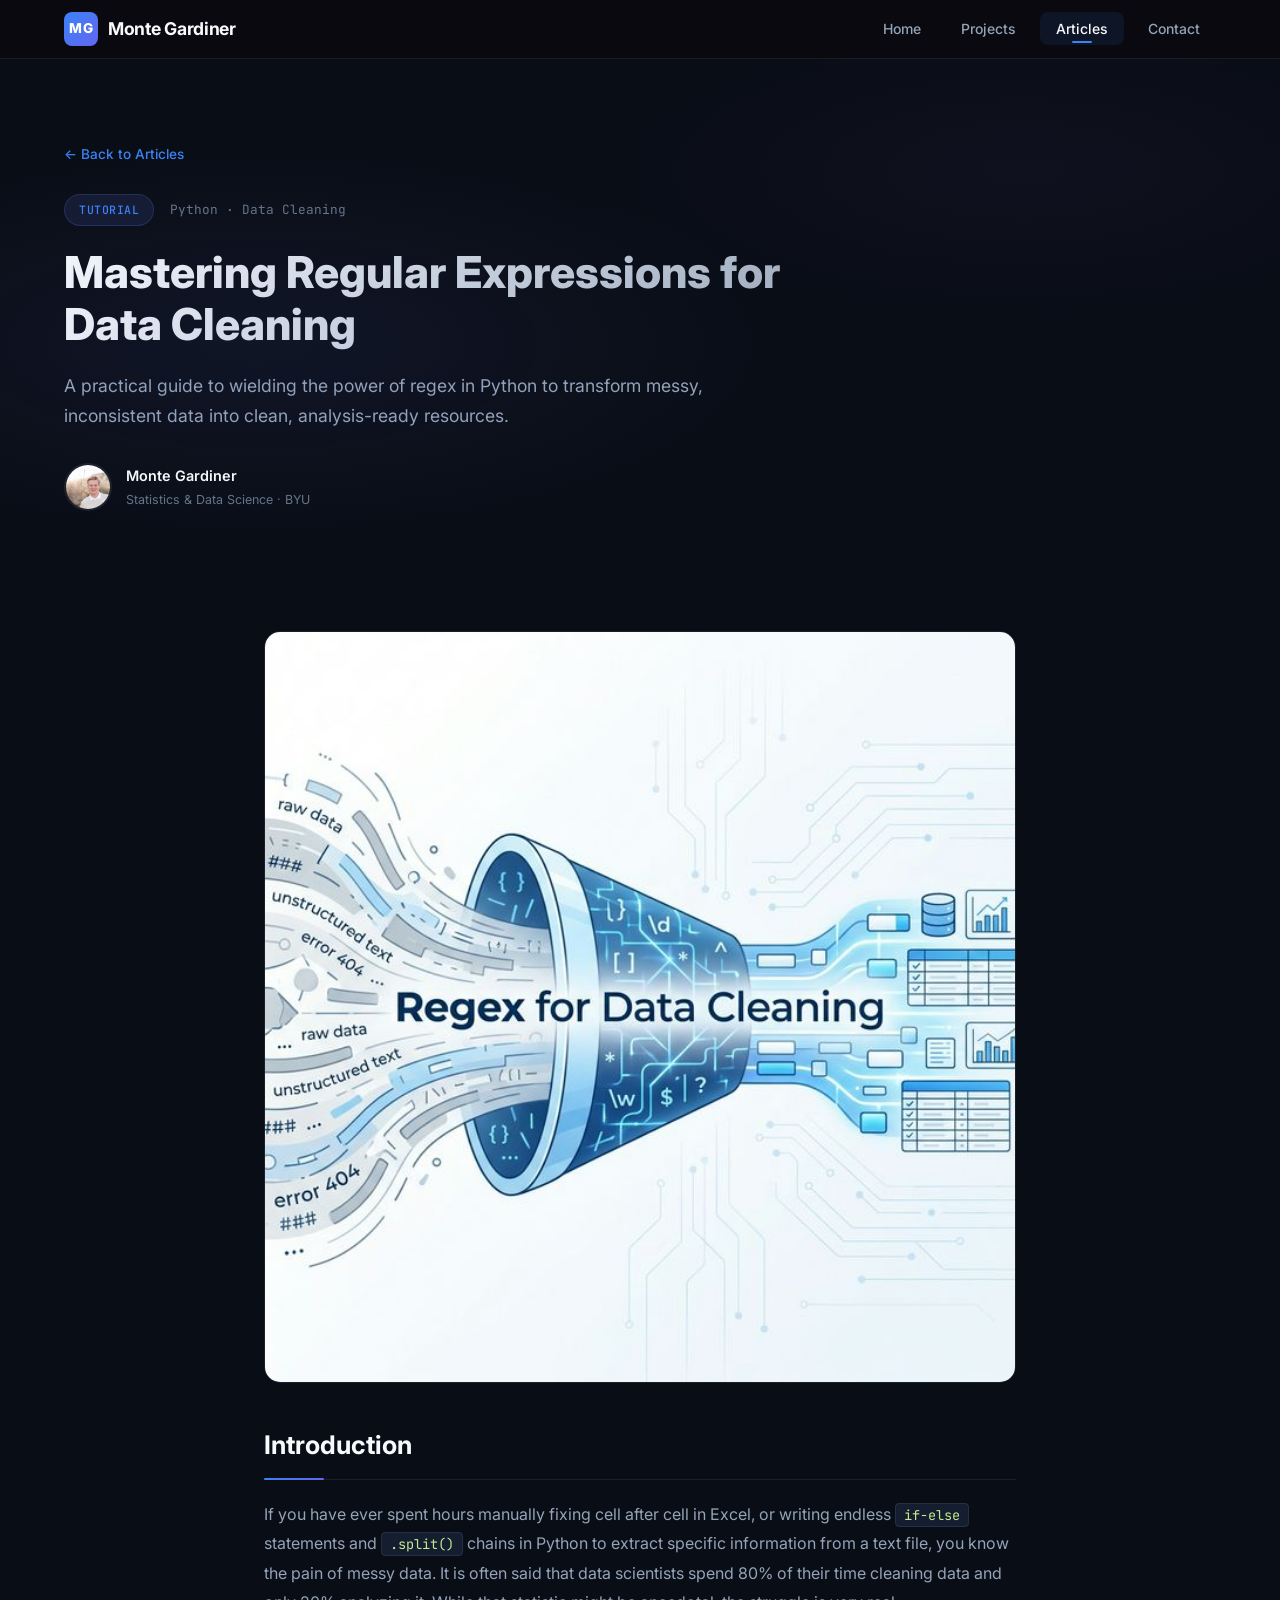
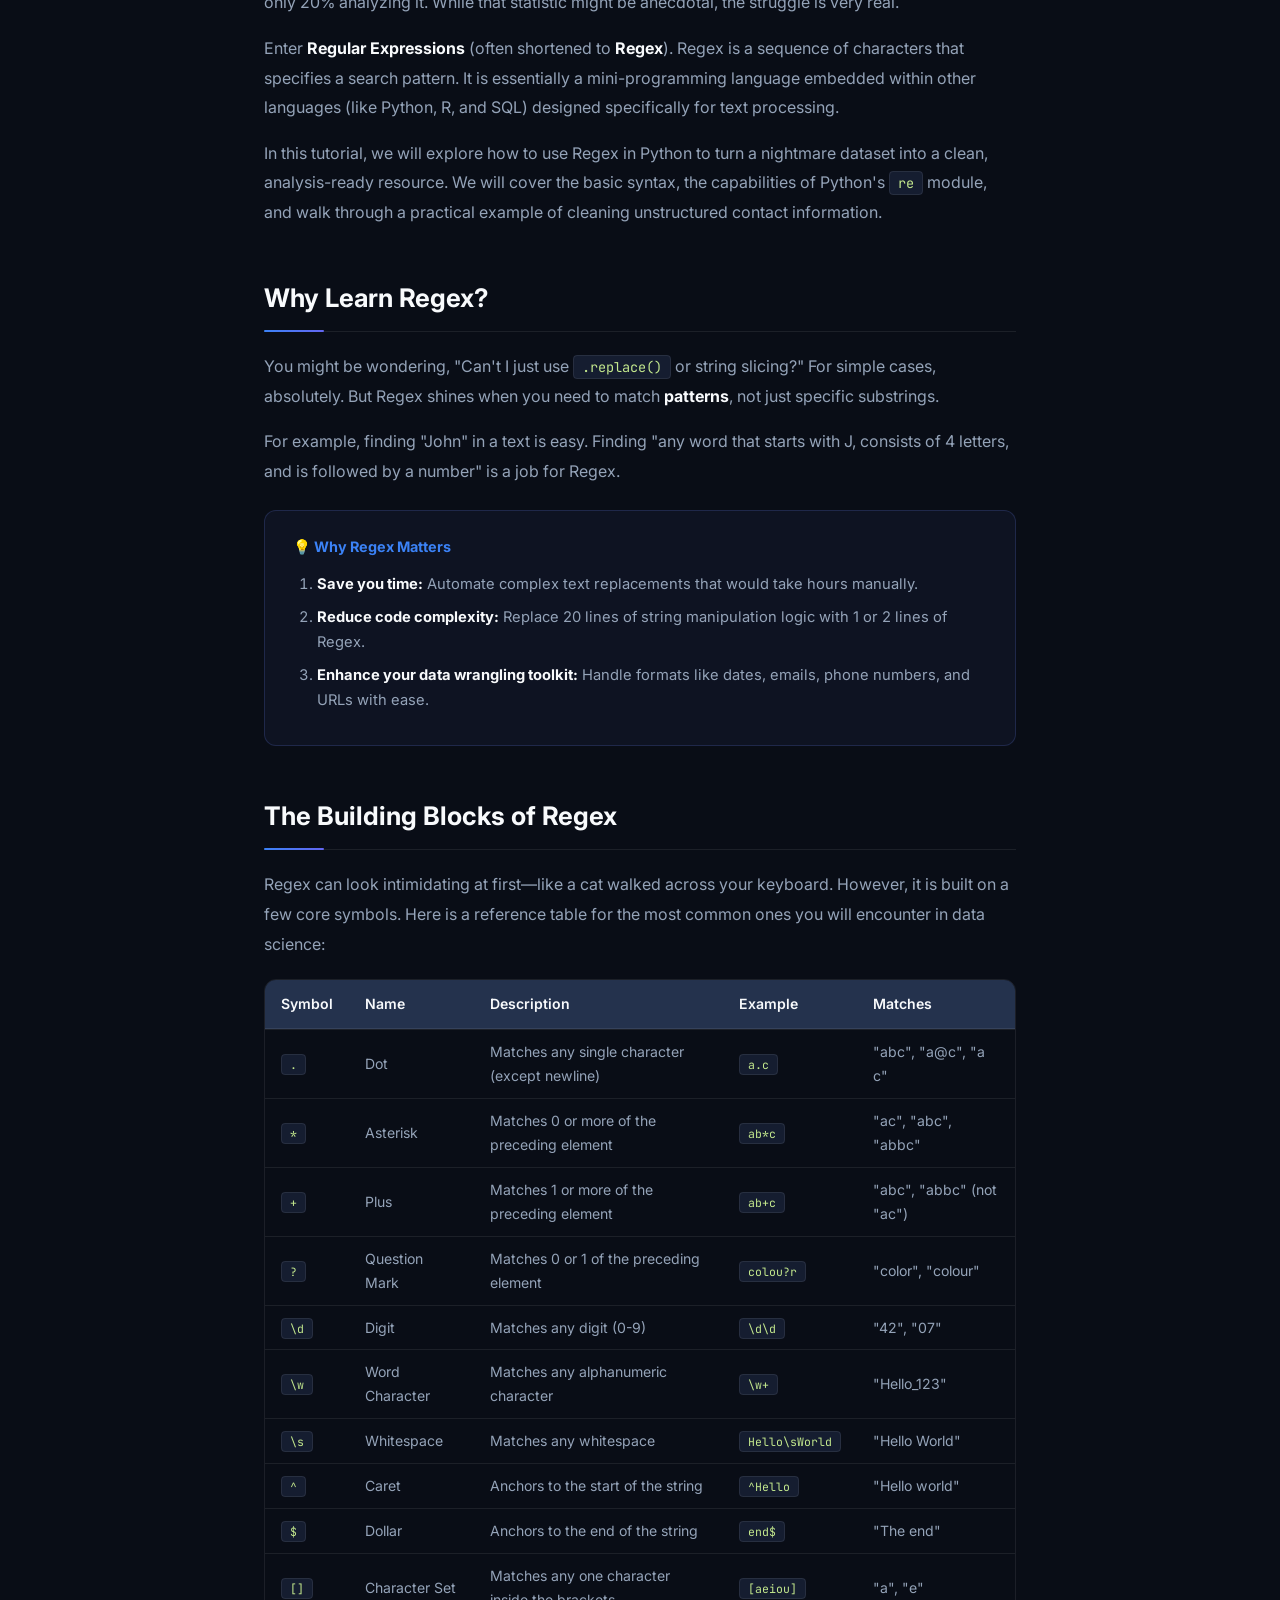
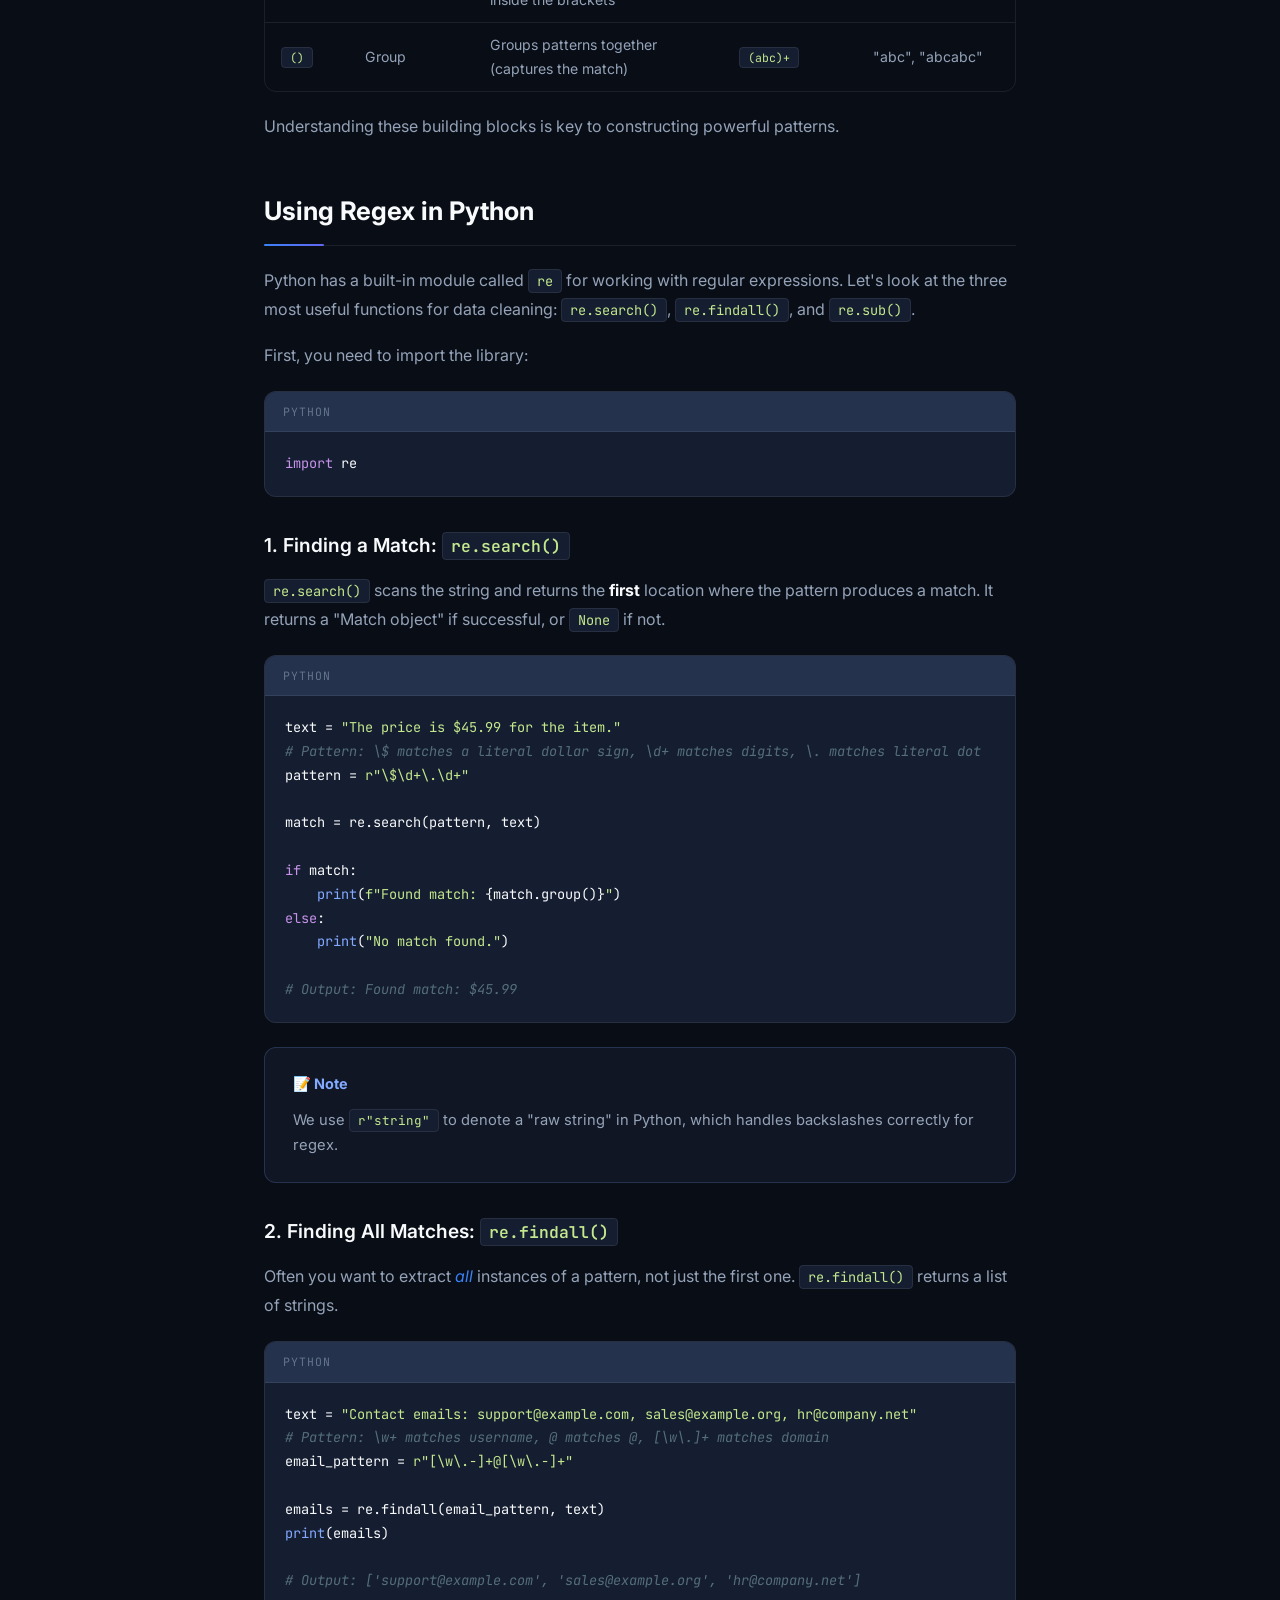
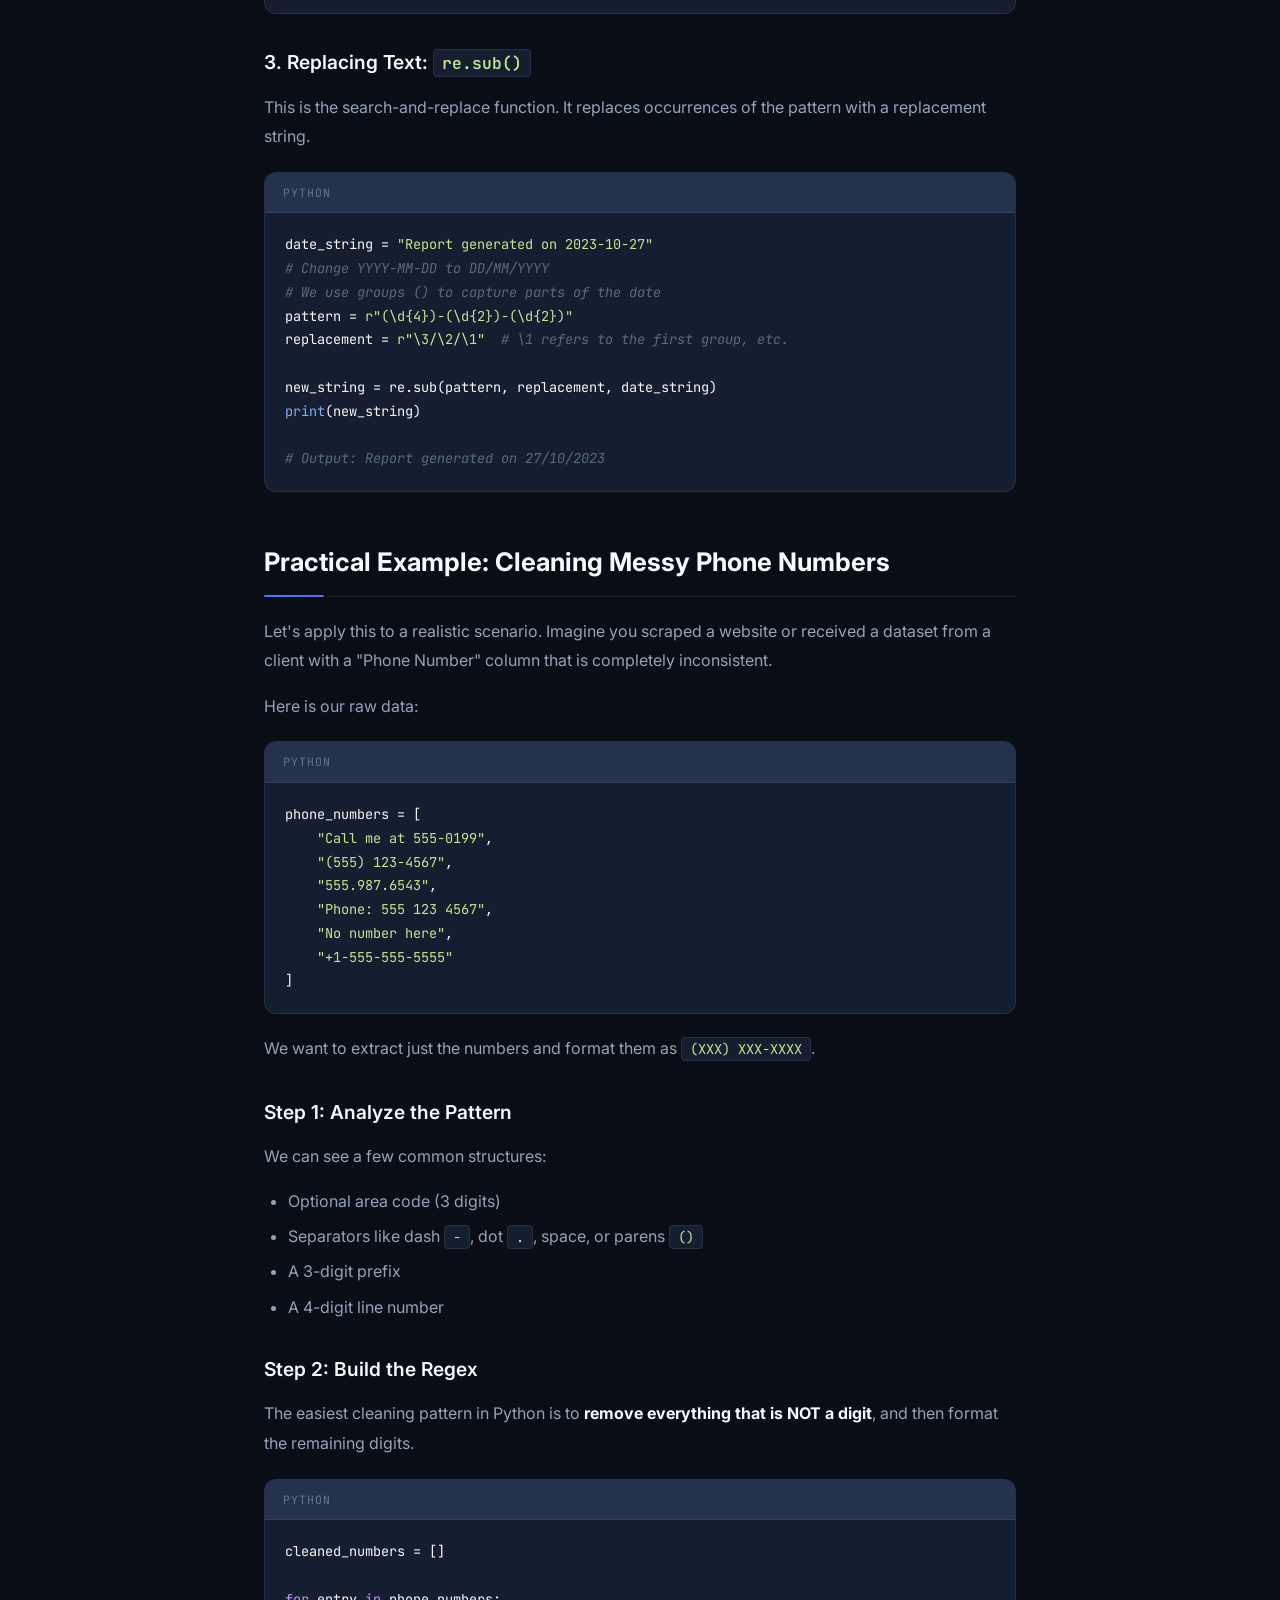
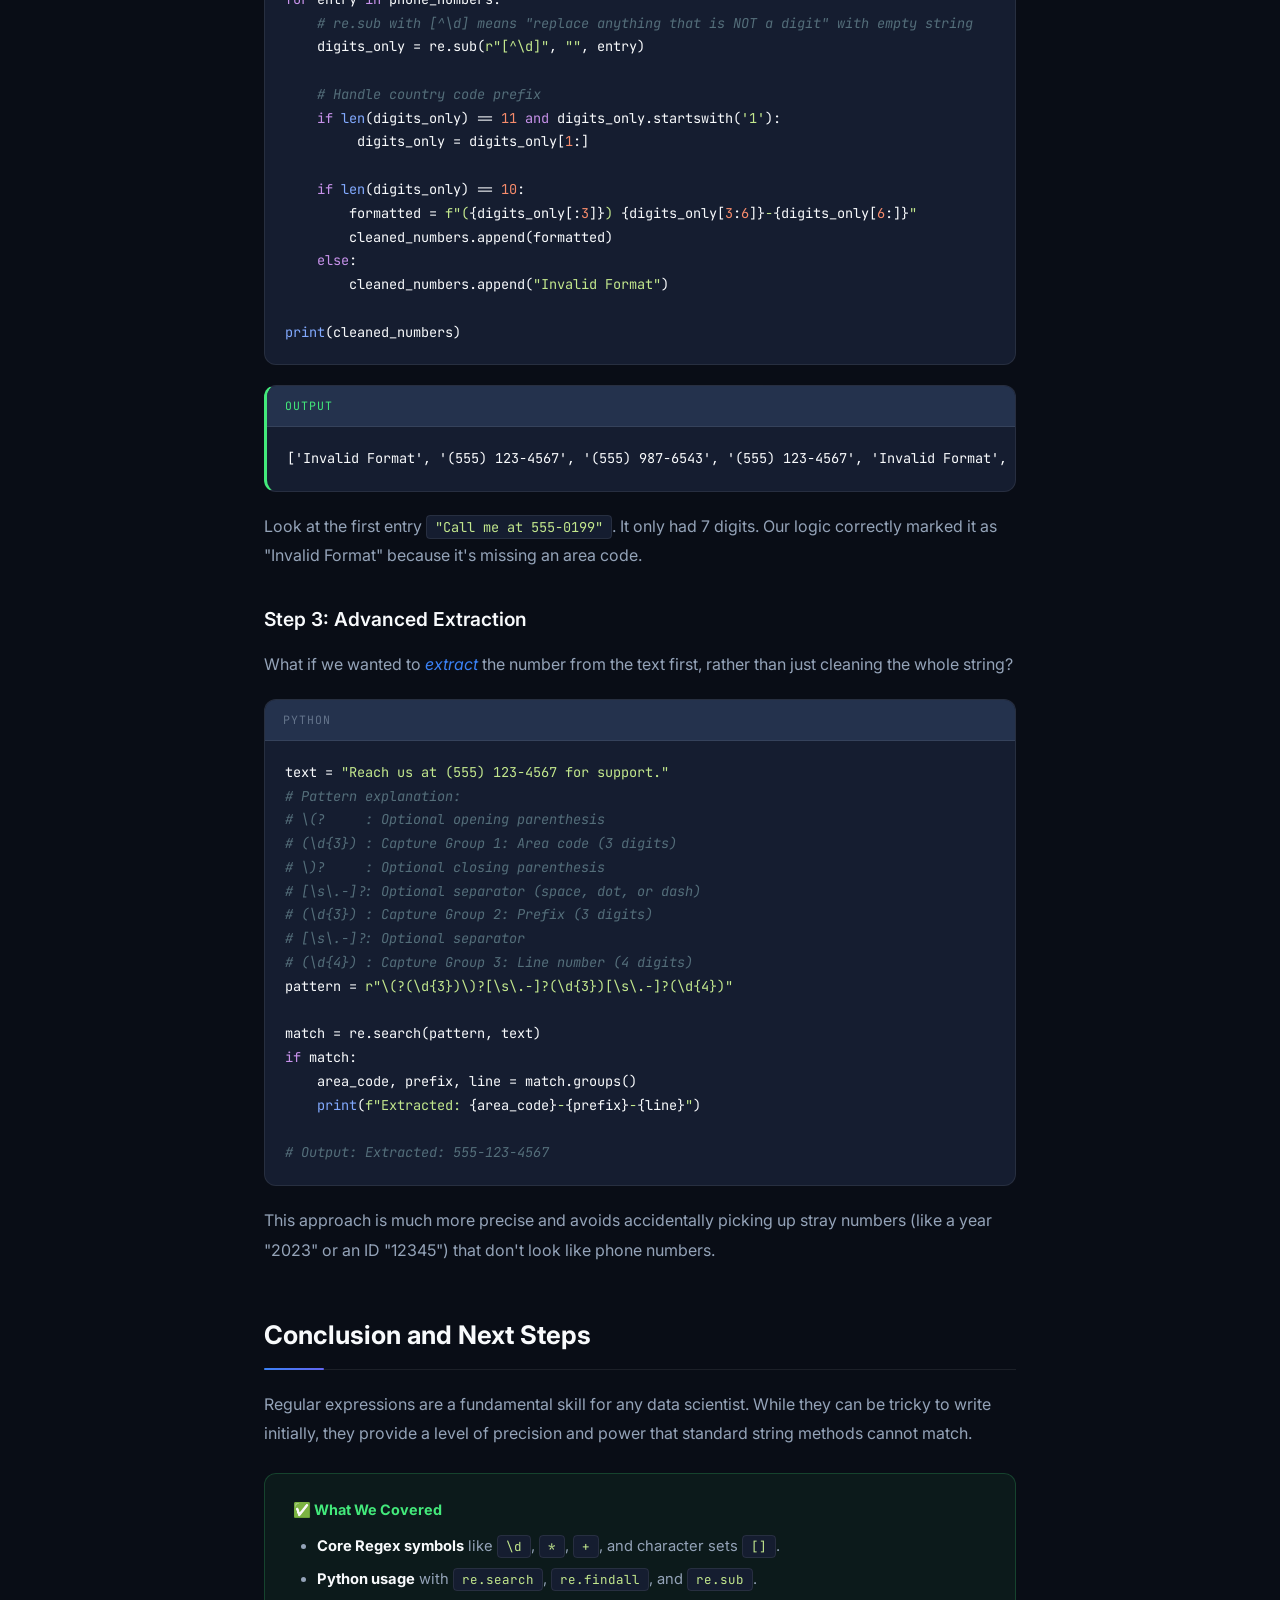
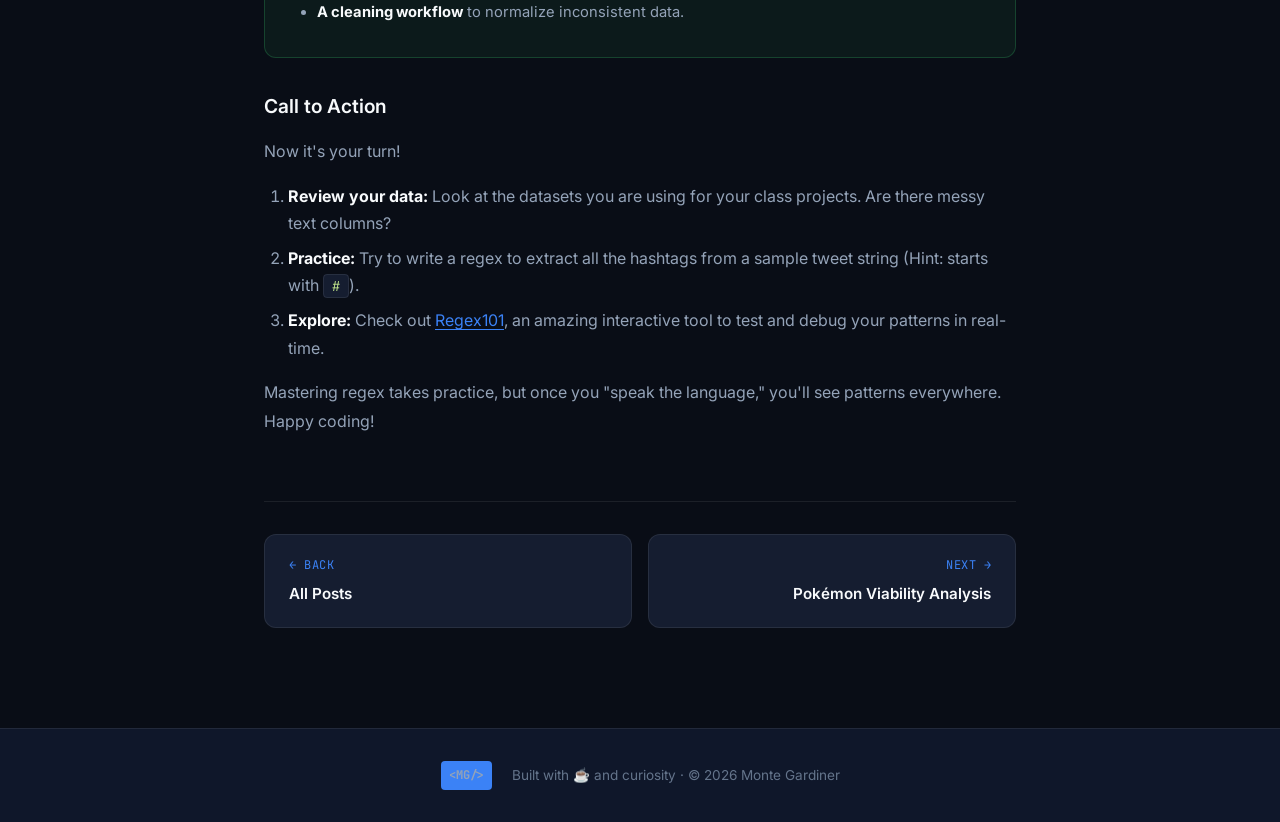
<file: docs/tutorial.html>
<!DOCTYPE html>
<html lang="en">

<head>
    <meta charset="UTF-8">
    <meta name="viewport" content="width=device-width, initial-scale=1.0">
    <meta name="description"
        content="Learn how to use Python regular expressions (regex) for data cleaning — a practical tutorial by Monte Gardiner covering re.search, re.findall, re.sub, and phone number normalization.">
    <title>Regex for Data Cleaning | Monte Gardiner</title>
    <link rel="preconnect" href="https://fonts.googleapis.com">
    <link rel="preconnect" href="https://fonts.gstatic.com" crossorigin>
    <link
        href="https://fonts.googleapis.com/css2?family=Inter:wght@300;400;500;600;700;800&family=JetBrains+Mono:wght@400;500&display=swap"
        rel="stylesheet">
    <link rel="stylesheet" href="styles.css">
    <link rel="stylesheet" href="article.css">
</head>

<body>
    <!-- Navigation -->
    <nav class="navbar scrolled" id="navbar">
        <div class="nav-container">
            <a href="../index.html" class="nav-logo">
                <span class="nav-logo-badge">MG</span> Monte Gardiner
            </a>
            <ul class="nav-links" id="nav-links">
                <li><a href="../index.html" class="nav-link">Home</a></li>
                <li><a href="../index.html#projects" class="nav-link">Projects</a></li>
                <li><a href="../index.html#blog" class="nav-link active">Articles</a></li>
                <li><a href="../index.html#contact" class="nav-link">Contact</a></li>
            </ul>
            <button class="nav-toggle" id="nav-toggle" aria-label="Toggle navigation">
                <span></span>
                <span></span>
                <span></span>
            </button>
        </div>
    </nav>

    <!-- Article Header -->
    <header class="article-header">
        <div class="article-header-bg"></div>
        <div class="container">
            <a href="../index.html#blog" class="article-back">← Back to Articles</a>
            <div class="article-meta">
                <span class="article-category">Tutorial</span>
                <span class="article-date">Python · Data Cleaning</span>
            </div>
            <h1 class="article-title">Mastering Regular Expressions for Data Cleaning</h1>
            <p class="article-subtitle">A practical guide to wielding the power of regex in Python to transform messy,
                inconsistent data into clean, analysis-ready resources.</p>
            <div class="article-author">
                <img src="../images/monte-headshot.jpg" alt="Monte Gardiner" class="article-author-img">
                <div>
                    <span class="article-author-name">Monte Gardiner</span>
                    <span class="article-author-role">Statistics & Data Science · BYU</span>
                </div>
            </div>
        </div>
    </header>

    <!-- Article Body -->
    <main class="article-body">
        <div class="container article-container">

            <div class="article-banner">
                <img src="../images/regex_banner.png" alt="Regex for Data Cleaning">
            </div>

            <section class="article-section">
                <h2 id="introduction">Introduction</h2>
                <p>If you have ever spent hours manually fixing cell after cell in Excel, or writing endless
                    <code>if-else</code> statements and <code>.split()</code> chains in Python to extract specific
                    information from a text file, you know the pain of messy data. It is often said that data scientists
                    spend 80% of their time cleaning data and only 20% analyzing it. While that statistic might be
                    anecdotal, the struggle is very real.
                </p>
                <p>Enter <strong>Regular Expressions</strong> (often shortened to <strong>Regex</strong>). Regex is a
                    sequence of characters that specifies a search pattern. It is essentially a mini-programming
                    language embedded within other languages (like Python, R, and SQL) designed specifically for text
                    processing.</p>
                <p>In this tutorial, we will explore how to use Regex in Python to turn a nightmare dataset into a
                    clean, analysis-ready resource. We will cover the basic syntax, the capabilities of Python's
                    <code>re</code> module, and walk through a practical example of cleaning unstructured contact
                    information.
                </p>
            </section>

            <section class="article-section">
                <h2 id="why-learn-regex">Why Learn Regex?</h2>
                <p>You might be wondering, "Can't I just use <code>.replace()</code> or string slicing?" For simple
                    cases, absolutely. But Regex shines when you need to match <strong>patterns</strong>, not just
                    specific substrings.</p>
                <p>For example, finding "John" in a text is easy. Finding "any word that starts with J, consists of 4
                    letters, and is followed by a number" is a job for Regex.</p>

                <div class="callout callout-info">
                    <div class="callout-title">💡 Why Regex Matters</div>
                    <ol>
                        <li><strong>Save you time:</strong> Automate complex text replacements that would take hours
                            manually.</li>
                        <li><strong>Reduce code complexity:</strong> Replace 20 lines of string manipulation logic with
                            1 or 2 lines of Regex.</li>
                        <li><strong>Enhance your data wrangling toolkit:</strong> Handle formats like dates, emails,
                            phone numbers, and URLs with ease.</li>
                    </ol>
                </div>
            </section>

            <section class="article-section">
                <h2 id="building-blocks">The Building Blocks of Regex</h2>
                <p>Regex can look intimidating at first—like a cat walked across your keyboard. However, it is built on
                    a few core symbols. Here is a reference table for the most common ones you will encounter in data
                    science:</p>

                <div class="table-wrapper">
                    <table>
                        <thead>
                            <tr>
                                <th>Symbol</th>
                                <th>Name</th>
                                <th>Description</th>
                                <th>Example</th>
                                <th>Matches</th>
                            </tr>
                        </thead>
                        <tbody>
                            <tr>
                                <td><code>.</code></td>
                                <td>Dot</td>
                                <td>Matches any single character (except newline)</td>
                                <td><code>a.c</code></td>
                                <td>"abc", "a@c", "a c"</td>
                            </tr>
                            <tr>
                                <td><code>*</code></td>
                                <td>Asterisk</td>
                                <td>Matches 0 or more of the preceding element</td>
                                <td><code>ab*c</code></td>
                                <td>"ac", "abc", "abbc"</td>
                            </tr>
                            <tr>
                                <td><code>+</code></td>
                                <td>Plus</td>
                                <td>Matches 1 or more of the preceding element</td>
                                <td><code>ab+c</code></td>
                                <td>"abc", "abbc" (not "ac")</td>
                            </tr>
                            <tr>
                                <td><code>?</code></td>
                                <td>Question Mark</td>
                                <td>Matches 0 or 1 of the preceding element</td>
                                <td><code>colou?r</code></td>
                                <td>"color", "colour"</td>
                            </tr>
                            <tr>
                                <td><code>\d</code></td>
                                <td>Digit</td>
                                <td>Matches any digit (0-9)</td>
                                <td><code>\d\d</code></td>
                                <td>"42", "07"</td>
                            </tr>
                            <tr>
                                <td><code>\w</code></td>
                                <td>Word Character</td>
                                <td>Matches any alphanumeric character</td>
                                <td><code>\w+</code></td>
                                <td>"Hello_123"</td>
                            </tr>
                            <tr>
                                <td><code>\s</code></td>
                                <td>Whitespace</td>
                                <td>Matches any whitespace</td>
                                <td><code>Hello\sWorld</code></td>
                                <td>"Hello World"</td>
                            </tr>
                            <tr>
                                <td><code>^</code></td>
                                <td>Caret</td>
                                <td>Anchors to the start of the string</td>
                                <td><code>^Hello</code></td>
                                <td>"Hello world"</td>
                            </tr>
                            <tr>
                                <td><code>$</code></td>
                                <td>Dollar</td>
                                <td>Anchors to the end of the string</td>
                                <td><code>end$</code></td>
                                <td>"The end"</td>
                            </tr>
                            <tr>
                                <td><code>[]</code></td>
                                <td>Character Set</td>
                                <td>Matches any one character inside the brackets</td>
                                <td><code>[aeiou]</code></td>
                                <td>"a", "e"</td>
                            </tr>
                            <tr>
                                <td><code>()</code></td>
                                <td>Group</td>
                                <td>Groups patterns together (captures the match)</td>
                                <td><code>(abc)+</code></td>
                                <td>"abc", "abcabc"</td>
                            </tr>
                        </tbody>
                    </table>
                </div>
                <p>Understanding these building blocks is key to constructing powerful patterns.</p>
            </section>

            <section class="article-section">
                <h2 id="using-regex-python">Using Regex in Python</h2>
                <p>Python has a built-in module called <code>re</code> for working with regular expressions. Let's look
                    at the three most useful functions for data cleaning: <code>re.search()</code>,
                    <code>re.findall()</code>, and <code>re.sub()</code>.
                </p>
                <p>First, you need to import the library:</p>

                <div class="code-block">
                    <div class="code-block-header">
                        <span class="code-block-lang">python</span>
                    </div>
                    <pre><code><span class="kw">import</span> re</code></pre>
                </div>

                <h3>1. Finding a Match: <code>re.search()</code></h3>
                <p><code>re.search()</code> scans the string and returns the <strong>first</strong> location where the
                    pattern produces a match. It returns a "Match object" if successful, or <code>None</code> if not.
                </p>

                <div class="code-block">
                    <div class="code-block-header">
                        <span class="code-block-lang">python</span>
                    </div>
                    <pre><code>text = <span class="str">"The price is $45.99 for the item."</span>
<span class="cmt"># Pattern: \$ matches a literal dollar sign, \d+ matches digits, \. matches literal dot</span>
pattern = <span class="str">r"\$\d+\.\d+"</span>

match = re.search(pattern, text)

<span class="kw">if</span> match:
    <span class="fn">print</span>(<span class="str">f"Found match: </span>{match.group()}<span class="str">"</span>)
<span class="kw">else</span>:
    <span class="fn">print</span>(<span class="str">"No match found."</span>)

<span class="cmt"># Output: Found match: $45.99</span></code></pre>
                </div>

                <div class="callout callout-note">
                    <div class="callout-title">📝 Note</div>
                    <p>We use <code>r"string"</code> to denote a "raw string" in Python, which handles backslashes
                        correctly for regex.</p>
                </div>

                <h3>2. Finding All Matches: <code>re.findall()</code></h3>
                <p>Often you want to extract <em>all</em> instances of a pattern, not just the first one.
                    <code>re.findall()</code> returns a list of strings.
                </p>

                <div class="code-block">
                    <div class="code-block-header">
                        <span class="code-block-lang">python</span>
                    </div>
                    <pre><code>text = <span class="str">"Contact emails: support@example.com, sales@example.org, hr@company.net"</span>
<span class="cmt"># Pattern: \w+ matches username, @ matches @, [\w\.]+ matches domain</span>
email_pattern = <span class="str">r"[\w\.-]+@[\w\.-]+"</span>

emails = re.findall(email_pattern, text)
<span class="fn">print</span>(emails)

<span class="cmt"># Output: ['support@example.com', 'sales@example.org', 'hr@company.net']</span></code></pre>
                </div>

                <h3>3. Replacing Text: <code>re.sub()</code></h3>
                <p>This is the search-and-replace function. It replaces occurrences of the pattern with a replacement
                    string.</p>

                <div class="code-block">
                    <div class="code-block-header">
                        <span class="code-block-lang">python</span>
                    </div>
                    <pre><code>date_string = <span class="str">"Report generated on 2023-10-27"</span>
<span class="cmt"># Change YYYY-MM-DD to DD/MM/YYYY</span>
<span class="cmt"># We use groups () to capture parts of the date</span>
pattern = <span class="str">r"(\d{4})-(\d{2})-(\d{2})"</span>
replacement = <span class="str">r"\3/\2/\1"</span>  <span class="cmt"># \1 refers to the first group, etc.</span>

new_string = re.sub(pattern, replacement, date_string)
<span class="fn">print</span>(new_string)

<span class="cmt"># Output: Report generated on 27/10/2023</span></code></pre>
                </div>
            </section>

            <section class="article-section">
                <h2 id="practical-example">Practical Example: Cleaning Messy Phone Numbers</h2>
                <p>Let's apply this to a realistic scenario. Imagine you scraped a website or received a dataset from a
                    client with a "Phone Number" column that is completely inconsistent.</p>
                <p>Here is our raw data:</p>

                <div class="code-block">
                    <div class="code-block-header">
                        <span class="code-block-lang">python</span>
                    </div>
                    <pre><code>phone_numbers = [
    <span class="str">"Call me at 555-0199"</span>,
    <span class="str">"(555) 123-4567"</span>,
    <span class="str">"555.987.6543"</span>,
    <span class="str">"Phone: 555 123 4567"</span>,
    <span class="str">"No number here"</span>,
    <span class="str">"+1-555-555-5555"</span>
]</code></pre>
                </div>

                <p>We want to extract just the numbers and format them as <code>(XXX) XXX-XXXX</code>.</p>

                <h3>Step 1: Analyze the Pattern</h3>
                <p>We can see a few common structures:</p>
                <ul>
                    <li>Optional area code (3 digits)</li>
                    <li>Separators like dash <code>-</code>, dot <code>.</code>, space, or parens <code>()</code></li>
                    <li>A 3-digit prefix</li>
                    <li>A 4-digit line number</li>
                </ul>

                <h3>Step 2: Build the Regex</h3>
                <p>The easiest cleaning pattern in Python is to <strong>remove everything that is NOT a digit</strong>,
                    and then format the remaining digits.</p>

                <div class="code-block">
                    <div class="code-block-header">
                        <span class="code-block-lang">python</span>
                    </div>
                    <pre><code>cleaned_numbers = []

<span class="kw">for</span> entry <span class="kw">in</span> phone_numbers:
    <span class="cmt"># re.sub with [^\d] means "replace anything that is NOT a digit" with empty string</span>
    digits_only = re.sub(<span class="str">r"[^\d]"</span>, <span class="str">""</span>, entry)

    <span class="cmt"># Handle country code prefix</span>
    <span class="kw">if</span> <span class="fn">len</span>(digits_only) == <span class="num">11</span> <span class="kw">and</span> digits_only.startswith(<span class="str">'1'</span>):
         digits_only = digits_only[<span class="num">1</span>:]

    <span class="kw">if</span> <span class="fn">len</span>(digits_only) == <span class="num">10</span>:
        formatted = <span class="str">f"(</span>{digits_only[:<span class="num">3</span>]}<span class="str">) </span>{digits_only[<span class="num">3</span>:<span class="num">6</span>]}<span class="str">-</span>{digits_only[<span class="num">6</span>:]}<span class="str">"</span>
        cleaned_numbers.append(formatted)
    <span class="kw">else</span>:
        cleaned_numbers.append(<span class="str">"Invalid Format"</span>)

<span class="fn">print</span>(cleaned_numbers)</code></pre>
                </div>

                <div class="code-block output-block">
                    <div class="code-block-header">
                        <span class="code-block-lang">output</span>
                    </div>
                    <pre><code>['Invalid Format', '(555) 123-4567', '(555) 987-6543', '(555) 123-4567', 'Invalid Format', '(555) 555-5555']</code></pre>
                </div>

                <p>Look at the first entry <code>"Call me at 555-0199"</code>. It only had 7 digits. Our logic correctly
                    marked it as "Invalid Format" because it's missing an area code.</p>

                <h3>Step 3: Advanced Extraction</h3>
                <p>What if we wanted to <em>extract</em> the number from the text first, rather than just cleaning the
                    whole string?</p>

                <div class="code-block">
                    <div class="code-block-header">
                        <span class="code-block-lang">python</span>
                    </div>
                    <pre><code>text = <span class="str">"Reach us at (555) 123-4567 for support."</span>
<span class="cmt"># Pattern explanation:</span>
<span class="cmt"># \(?     : Optional opening parenthesis</span>
<span class="cmt"># (\d{3}) : Capture Group 1: Area code (3 digits)</span>
<span class="cmt"># \)?     : Optional closing parenthesis</span>
<span class="cmt"># [\s\.-]?: Optional separator (space, dot, or dash)</span>
<span class="cmt"># (\d{3}) : Capture Group 2: Prefix (3 digits)</span>
<span class="cmt"># [\s\.-]?: Optional separator</span>
<span class="cmt"># (\d{4}) : Capture Group 3: Line number (4 digits)</span>
pattern = <span class="str">r"\(?(\d{3})\)?[\s\.-]?(\d{3})[\s\.-]?(\d{4})"</span>

match = re.search(pattern, text)
<span class="kw">if</span> match:
    area_code, prefix, line = match.groups()
    <span class="fn">print</span>(<span class="str">f"Extracted: </span>{area_code}<span class="str">-</span>{prefix}<span class="str">-</span>{line}<span class="str">"</span>)

<span class="cmt"># Output: Extracted: 555-123-4567</span></code></pre>
                </div>

                <p>This approach is much more precise and avoids accidentally picking up stray numbers (like a year
                    "2023" or an ID "12345") that don't look like phone numbers.</p>
            </section>

            <section class="article-section">
                <h2 id="conclusion">Conclusion and Next Steps</h2>
                <p>Regular expressions are a fundamental skill for any data scientist. While they can be tricky to write
                    initially, they provide a level of precision and power that standard string methods cannot match.
                </p>

                <div class="callout callout-success">
                    <div class="callout-title">✅ What We Covered</div>
                    <ul>
                        <li><strong>Core Regex symbols</strong> like <code>\d</code>, <code>*</code>, <code>+</code>,
                            and character sets <code>[]</code>.</li>
                        <li><strong>Python usage</strong> with <code>re.search</code>, <code>re.findall</code>, and
                            <code>re.sub</code>.
                        </li>
                        <li><strong>A cleaning workflow</strong> to normalize inconsistent data.</li>
                    </ul>
                </div>

                <h3>Call to Action</h3>
                <p>Now it's your turn!</p>
                <ol>
                    <li><strong>Review your data:</strong> Look at the datasets you are using for your class projects.
                        Are there messy text columns?</li>
                    <li><strong>Practice:</strong> Try to write a regex to extract all the hashtags from a sample tweet
                        string (Hint: starts with <code>#</code>).</li>
                    <li><strong>Explore:</strong> Check out <a href="https://regex101.com/" target="_blank"
                            rel="noopener">Regex101</a>, an amazing interactive tool to test and debug your patterns in
                        real-time.</li>
                </ol>
                <p>Mastering regex takes practice, but once you "speak the language," you'll see patterns everywhere.
                    Happy coding!</p>
            </section>

            <!-- Article Footer Navigation -->
            <div class="article-nav">
                <a href="index.html#blog" class="article-nav-link">
                    <span class="article-nav-direction">← Back</span>
                    <span class="article-nav-title">All Posts</span>
                </a>
                <a href="eda_blog_post.html" class="article-nav-link article-nav-next">
                    <span class="article-nav-direction">Next →</span>
                    <span class="article-nav-title">Pokémon Viability Analysis</span>
                </a>
            </div>
        </div>
    </main>

    <!-- Footer -->
    <footer class="footer">
        <div class="container">
            <div class="footer-content">
                <p class="footer-text">
                    <span class="footer-logo"><span class="logo-bracket">&lt;</span>MG<span class="logo-bracket">
                            /&gt;</span></span>
                    Built with ☕ and curiosity · © 2026 Monte Gardiner
                </p>
            </div>
        </div>
    </footer>

    <script>
        // Mobile nav toggle
        const navToggle = document.getElementById('nav-toggle');
        const navLinks = document.getElementById('nav-links');
        navToggle.addEventListener('click', () => {
            navLinks.classList.toggle('active');
            navToggle.classList.toggle('active');
        });
    </script>
</body>

</html>
</file>
<file: docs/styles.css>
/* ====================================
   Monte Gardiner — Data Science Portfolio
   Design System & Styles
   ==================================== */

/* ===== CSS Custom Properties (Design Tokens) ===== */
:root {
    /* Colors — Professional Dark Slate Palette */
    --bg-primary: #090d16;
    --bg-secondary: #0f172a;
    --bg-card: #151d30;
    --bg-card-hover: #1c273e;
    --bg-elevated: #24324d;

    --text-primary: #f8fafc;
    --text-secondary: #94a3b8;
    --text-muted: #64748b;

    --accent-primary: #3b82f6;
    --accent-secondary: #6366f1;
    --accent-gradient: linear-gradient(135deg, #3b82f6 0%, #6366f1 100%);
    --accent-glow: rgba(59, 130, 246, 0.12);

    --border-color: rgba(255, 255, 255, 0.08);
    --border-hover: rgba(59, 130, 246, 0.35);

    /* Typography */
    --font-sans: 'Inter', -apple-system, BlinkMacSystemFont, 'Segoe UI', Roboto, sans-serif;
    --font-mono: 'JetBrains Mono', 'Fira Code', monospace;

    /* Spacing */
    --section-padding: 100px 0;
    --container-max: 1200px;
    --container-padding: 0 24px;

    /* Transitions */
    --transition-fast: 0.2s cubic-bezier(0.4, 0, 0.2, 1);
    --transition-medium: 0.35s cubic-bezier(0.4, 0, 0.2, 1);
    --transition-slow: 0.5s cubic-bezier(0.4, 0, 0.2, 1);

    /* Borders */
    --radius-sm: 8px;
    --radius-md: 12px;
    --radius-lg: 16px;
    --radius-xl: 24px;
}


/* ===== Reset & Base ===== */
*,
*::before,
*::after {
    margin: 0;
    padding: 0;
    box-sizing: border-box;
}

html {
    scroll-behavior: smooth;
    font-size: 16px;
}

body {
    font-family: var(--font-sans);
    background: var(--bg-primary);
    color: var(--text-primary);
    line-height: 1.7;
    overflow-x: hidden;
    -webkit-font-smoothing: antialiased;
    -moz-osx-font-smoothing: grayscale;
}

img {
    max-width: 100%;
    height: auto;
    display: block;
}

a {
    text-decoration: none;
    color: inherit;
    transition: color var(--transition-fast);
}

::selection {
    background: var(--accent-primary);
    color: white;
}

/* ===== Container ===== */
.container {
    max-width: var(--container-max);
    margin: 0 auto;
    padding: var(--container-padding);
}

/* ===== Navigation ===== */
.navbar {
    position: fixed;
    top: 0;
    left: 0;
    right: 0;
    z-index: 1000;
    padding: 20px 0;
    transition: all var(--transition-medium);
}

.navbar.scrolled {
    padding: 12px 0;
    background: rgba(10, 10, 15, 0.85);
    backdrop-filter: blur(20px);
    -webkit-backdrop-filter: blur(20px);
    border-bottom: 1px solid var(--border-color);
}

.nav-container {
    max-width: var(--container-max);
    margin: 0 auto;
    padding: var(--container-padding);
    display: flex;
    align-items: center;
    justify-content: space-between;
}

.nav-logo {
    display: inline-flex;
    align-items: center;
    gap: 10px;
    font-family: var(--font-sans);
    font-size: 1.1rem;
    font-weight: 700;
    color: var(--text-primary);
    letter-spacing: -0.3px;
}

.nav-logo-badge {
    display: flex;
    align-items: center;
    justify-content: center;
    width: 34px;
    height: 34px;
    border-radius: var(--radius-sm);
    background: var(--accent-gradient);
    color: white;
    font-size: 0.85rem;
    font-weight: 800;
    letter-spacing: 0.5px;
}

.nav-links {
    display: flex;
    list-style: none;
    gap: 8px;
}

.nav-link {
    padding: 8px 16px;
    font-size: 0.875rem;
    font-weight: 500;
    color: var(--text-secondary);
    border-radius: var(--radius-sm);
    transition: all var(--transition-fast);
    position: relative;
}

.nav-link:hover,
.nav-link.active {
    color: var(--text-primary);
    background: rgba(59, 130, 246, 0.1);
}

.nav-link.active::after {
    content: '';
    position: absolute;
    bottom: 2px;
    left: 50%;
    transform: translateX(-50%);
    width: 20px;
    height: 2px;
    background: var(--accent-primary);
    border-radius: 2px;
}

.nav-toggle {
    display: none;
    flex-direction: column;
    gap: 5px;
    background: none;
    border: none;
    cursor: pointer;
    padding: 4px;
}

.nav-toggle span {
    width: 24px;
    height: 2px;
    background: var(--text-primary);
    border-radius: 2px;
    transition: all var(--transition-fast);
}

.nav-toggle.active span:nth-child(1) {
    transform: rotate(45deg) translate(5px, 5px);
}

.nav-toggle.active span:nth-child(2) {
    opacity: 0;
}

.nav-toggle.active span:nth-child(3) {
    transform: rotate(-45deg) translate(5px, -5px);
}

/* ===== Hero Section ===== */
.hero {
    min-height: 90vh;
    display: flex;
    align-items: center;
    position: relative;
    overflow: hidden;
    padding: 140px 0 80px;
}

.hero-bg-grid {
    position: absolute;
    inset: 0;
    background-image:
        linear-gradient(rgba(255, 255, 255, 0.02) 1px, transparent 1px),
        linear-gradient(90deg, rgba(255, 255, 255, 0.02) 1px, transparent 1px);
    background-size: 48px 48px;
    mask-image: radial-gradient(ellipse 70% 60% at 50% 50%, black 20%, transparent 100%);
    -webkit-mask-image: radial-gradient(ellipse 70% 60% at 50% 50%, black 20%, transparent 100%);
}

.hero::before {
    content: '';
    position: absolute;
    top: -200px;
    right: -200px;
    width: 600px;
    height: 600px;
    border-radius: 50%;
    background: radial-gradient(circle, rgba(59, 130, 246, 0.08) 0%, transparent 70%);
    pointer-events: none;
}

.hero-content {
    max-width: var(--container-max);
    margin: 0 auto;
    padding: var(--container-padding);
    display: grid;
    grid-template-columns: 1.1fr 0.9fr;
    gap: 60px;
    align-items: center;
    position: relative;
    z-index: 1;
}

.hero-badge-pill {
    display: inline-flex;
    align-items: center;
    gap: 8px;
    padding: 6px 14px;
    background: rgba(59, 130, 246, 0.1);
    border: 1px solid rgba(59, 130, 246, 0.25);
    border-radius: 20px;
    font-size: 0.82rem;
    font-weight: 600;
    color: var(--accent-primary);
    margin-bottom: 20px;
}

.badge-dot {
    width: 6px;
    height: 6px;
    border-radius: 50%;
    background: var(--accent-primary);
    box-shadow: 0 0 8px var(--accent-primary);
}

.hero-name {
    font-size: clamp(2.75rem, 5.5vw, 4.25rem);
    font-weight: 800;
    line-height: 1.1;
    margin-bottom: 12px;
    letter-spacing: -1px;
    background: linear-gradient(135deg, #ffffff 0%, #cbd5e1 100%);
    -webkit-background-clip: text;
    -webkit-text-fill-color: transparent;
    background-clip: text;
}

.hero-title-static {
    font-size: clamp(1.15rem, 2vw, 1.4rem);
    font-weight: 600;
    color: var(--accent-primary);
    margin-bottom: 20px;
    letter-spacing: -0.2px;
}

.hero-description {
    font-size: 1.05rem;
    color: var(--text-secondary);
    line-height: 1.75;
    max-width: 540px;
    margin-bottom: 36px;
}

.hero-buttons {
    display: flex;
    gap: 16px;
    flex-wrap: wrap;
}

/* ===== Buttons ===== */
.btn {
    display: inline-flex;
    align-items: center;
    gap: 10px;
    padding: 14px 26px;
    font-size: 0.9rem;
    font-weight: 600;
    font-family: var(--font-sans);
    border-radius: var(--radius-md);
    cursor: pointer;
    transition: all var(--transition-fast);
    border: none;
}

.btn-primary {
    background: var(--accent-primary);
    color: white;
    box-shadow: 0 4px 16px rgba(59, 130, 246, 0.3);
}

.btn-primary:hover {
    background: #2563eb;
    transform: translateY(-2px);
    box-shadow: 0 6px 24px rgba(59, 130, 246, 0.45);
}

.btn-outline {
    background: var(--bg-card);
    color: var(--text-primary);
    border: 1px solid var(--border-color);
}

.btn-outline:hover {
    background: var(--bg-card-hover);
    border-color: var(--border-hover);
    color: var(--accent-primary);
    transform: translateY(-2px);
}

/* ===== Hero Image & Credentials ===== */
.hero-image {
    display: flex;
    flex-direction: column;
    align-items: center;
    gap: 24px;
}

.hero-image-wrapper {
    position: relative;
    width: 280px;
    height: 280px;
}

.hero-image-wrapper img {
    width: 100%;
    height: 100%;
    object-fit: cover;
    border-radius: 20px;
    border: 1px solid var(--border-hover);
    box-shadow: 0 20px 40px rgba(0, 0, 0, 0.4);
}

.hero-badges-container {
    width: 100%;
    max-width: 360px;
    display: flex;
    flex-direction: column;
    gap: 12px;
}

.hero-badge-card {
    display: flex;
    align-items: center;
    gap: 14px;
    padding: 12px 18px;
    background: var(--bg-card);
    border: 1px solid var(--border-color);
    border-radius: var(--radius-md);
    transition: all var(--transition-fast);
}

.hero-badge-card:hover {
    border-color: var(--border-hover);
    background: var(--bg-card-hover);
}

.hero-badge-card .badge-icon {
    font-size: 1.25rem;
}

.hero-badge-card div {
    display: flex;
    flex-direction: column;
}

.hero-badge-card strong {
    font-size: 0.88rem;
    color: var(--text-primary);
}

.hero-badge-card span {
    font-size: 0.78rem;
    color: var(--text-muted);
}

/* ===== Scroll Indicator ===== */
.scroll-indicator {
    position: absolute;
    bottom: 32px;
    left: 50%;
    transform: translateX(-50%);
    opacity: 0;
    animation: fadeIn 1s ease forwards 1.5s;
}

.scroll-arrow {
    width: 24px;
    height: 40px;
    border: 2px solid var(--border-hover);
    border-radius: 12px;
    position: relative;
}

.scroll-arrow::before {
    content: '';
    position: absolute;
    top: 6px;
    left: 50%;
    transform: translateX(-50%);
    width: 4px;
    height: 10px;
    background: var(--accent-primary);
    border-radius: 4px;
    animation: scrollDown 2s ease infinite;
}

@keyframes scrollDown {
    0% { opacity: 1; top: 6px; }
    100% { opacity: 0; top: 22px; }
}

/* ===== Section Styles ===== */
.section {
    padding: var(--section-padding);
    position: relative;
}

.section-header {
    text-align: center;
    margin-bottom: 64px;
    opacity: 0;
    transform: translateY(30px);
    transition: all var(--transition-slow);
}

.section-header.animate-in {
    opacity: 1;
    transform: translateY(0);
}

.section-tag {
    font-family: var(--font-mono);
    font-size: 0.85rem;
    color: var(--accent-primary);
    display: block;
    margin-bottom: 12px;
}

.section-title {
    font-size: clamp(2rem, 4vw, 2.75rem);
    font-weight: 800;
    background: linear-gradient(135deg, var(--text-primary) 0%, var(--text-secondary) 100%);
    -webkit-background-clip: text;
    -webkit-text-fill-color: transparent;
    background-clip: text;
}

/* ===== About Section ===== */
.about-grid {
    display: grid;
    grid-template-columns: 1fr 1fr;
    gap: 60px;
    align-items: start;
}

.about-text {
    opacity: 0;
    transform: translateX(-30px);
    transition: all var(--transition-slow);
}

.about-text.animate-in {
    opacity: 1;
    transform: translateX(0);
}

.about-lead {
    font-size: 1.15rem;
    line-height: 1.8;
    margin-bottom: 16px;
    color: var(--text-primary);
}

.about-lead strong {
    color: var(--accent-primary);
}

.about-text p {
    color: var(--text-secondary);
    margin-bottom: 16px;
    line-height: 1.8;
}

.about-details {
    margin-top: 32px;
    display: flex;
    flex-direction: column;
    gap: 16px;
}

.detail-item {
    display: flex;
    align-items: center;
    gap: 16px;
    padding: 16px 20px;
    background: var(--bg-card);
    border: 1px solid var(--border-color);
    border-radius: var(--radius-md);
    transition: all var(--transition-fast);
    opacity: 0;
    transform: translateY(20px);
}

.detail-item.animate-in {
    opacity: 1;
    transform: translateY(0);
}

.detail-item:hover {
    border-color: var(--border-hover);
    background: var(--bg-card-hover);
}

.detail-item .detail-icon {
    font-size: 1.5rem;
    flex-shrink: 0;
}

.detail-item div {
    display: flex;
    flex-direction: column;
}

.detail-item strong {
    font-size: 0.9rem;
    color: var(--text-primary);
}

.detail-item span {
    font-size: 0.8rem;
    color: var(--text-muted);
}

/* ===== About Focus Card ===== */
.about-image {
    opacity: 0;
    transform: translateX(30px);
    transition: all var(--transition-slow);
}

.about-image.animate-in {
    opacity: 1;
    transform: translateX(0);
}

.about-focus-card {
    background: var(--bg-card);
    border: 1px solid var(--border-color);
    border-radius: var(--radius-lg);
    padding: 28px;
    box-shadow: 0 20px 40px rgba(0, 0, 0, 0.3);
    transition: all var(--transition-medium);
}

.about-focus-card:hover {
    border-color: var(--border-hover);
    box-shadow: 0 25px 50px rgba(0, 0, 0, 0.4);
}

.focus-card-title {
    font-size: 1.1rem;
    font-weight: 700;
    color: var(--text-primary);
    margin-bottom: 20px;
    padding-bottom: 12px;
    border-bottom: 1px solid var(--border-color);
    letter-spacing: -0.2px;
}

.focus-grid {
    display: flex;
    flex-direction: column;
    gap: 20px;
}

.focus-item {
    display: flex;
    flex-direction: column;
    gap: 6px;
}

.focus-header {
    display: flex;
    align-items: center;
    gap: 10px;
}

.focus-icon {
    color: var(--accent-primary);
    flex-shrink: 0;
}

.focus-header h4 {
    font-size: 0.95rem;
    font-weight: 600;
    color: var(--text-primary);
}

.focus-item p {
    font-size: 0.85rem;
    color: var(--text-secondary);
    line-height: 1.6;
    margin: 0;
}

.project-icon-svg {
    display: flex;
    align-items: center;
    justify-content: center;
}

.skill-icon-badge {
    font-size: 1.25rem;
}

.footer-logo {
    display: inline-flex;
    align-items: center;
    justify-content: center;
    padding: 4px 8px;
    background: var(--accent-primary);
    color: white;
    font-weight: 800;
    font-size: 0.75rem;
    border-radius: 4px;
    margin-right: 8px;
}

/* ===== Projects Section ===== */
.projects {
    background: var(--bg-secondary);
}

.project-category {
    margin-bottom: 56px;
}

.project-category:last-child {
    margin-bottom: 0;
}

.category-divider {
    display: flex;
    align-items: center;
    gap: 16px;
    margin-bottom: 32px;
    opacity: 0;
    transform: translateY(20px);
    transition: all var(--transition-slow);
}

.category-divider.animate-in {
    opacity: 1;
    transform: translateY(0);
}

.category-title {
    display: flex;
    align-items: center;
    gap: 10px;
    font-family: var(--font-mono);
    font-size: 0.88rem;
    font-weight: 600;
    letter-spacing: 0.06em;
    text-transform: uppercase;
    color: var(--accent-primary);
    white-space: nowrap;
    background: rgba(59, 130, 246, 0.08);
    border: 1px solid rgba(59, 130, 246, 0.2);
    padding: 8px 18px;
    border-radius: 30px;
    box-shadow: 0 0 15px var(--accent-glow);
}

.category-line {
    flex: 1;
    height: 1px;
    background: linear-gradient(90deg, rgba(59, 130, 246, 0.3) 0%, rgba(255, 255, 255, 0.05) 100%);
}

.project-category.personal .category-title {
    color: #a855f7;
    background: rgba(168, 85, 247, 0.08);
    border-color: rgba(168, 85, 247, 0.2);
    box-shadow: 0 0 15px rgba(168, 85, 247, 0.12);
}

.project-category.personal .category-line {
    background: linear-gradient(90deg, rgba(168, 85, 247, 0.3) 0%, rgba(255, 255, 255, 0.05) 100%);
}

.projects-grid {
    display: grid;
    grid-template-columns: repeat(2, 1fr);
    gap: 24px;
}

.project-card {
    background: var(--bg-card);
    border: 1px solid var(--border-color);
    border-radius: var(--radius-lg);
    overflow: hidden;
    transition: all var(--transition-medium);
    opacity: 0;
    transform: translateY(30px);
    display: flex;
    flex-direction: column;
}

.project-card.animate-in {
    opacity: 1;
    transform: translateY(0);
}

.project-card:hover {
    border-color: var(--border-hover);
    transform: translateY(-4px);
    box-shadow: 0 20px 50px rgba(0, 0, 0, 0.3);
}

.project-card.animate-in:hover {
    transform: translateY(-4px);
}

.project-featured {
    grid-column: 1 / -1;
    display: grid;
    grid-template-columns: 1fr 1fr;
}

.project-image {
    position: relative;
    overflow: hidden;
    aspect-ratio: 16 / 10;
}

.project-featured .project-image {
    aspect-ratio: auto;
}

.project-image-placeholder {
    width: 100%;
    height: 100%;
    display: flex;
    align-items: center;
    justify-content: center;
    min-height: 200px;
}

.project-icon {
    font-size: 4rem;
    filter: drop-shadow(0 4px 12px rgba(0, 0, 0, 0.3));
}

.project-overlay {
    position: absolute;
    inset: 0;
    background: rgba(10, 10, 15, 0.6);
    display: flex;
    align-items: center;
    justify-content: center;
    opacity: 0;
    transition: all var(--transition-fast);
    backdrop-filter: blur(4px);
}

.project-card:hover .project-overlay {
    opacity: 1;
}

.project-links {
    display: flex;
    gap: 16px;
}

.project-link {
    width: 48px;
    height: 48px;
    border-radius: 50%;
    background: rgba(255, 255, 255, 0.1);
    border: 1px solid rgba(255, 255, 255, 0.2);
    display: flex;
    align-items: center;
    justify-content: center;
    color: white;
    transition: all var(--transition-fast);
}

.project-link:hover {
    background: var(--accent-primary);
    border-color: var(--accent-primary);
    transform: scale(1.1);
}

.project-info {
    padding: 28px;
    display: flex;
    flex-direction: column;
    flex: 1;
}

.project-tags {
    display: flex;
    flex-wrap: wrap;
    gap: 8px;
    margin-bottom: 16px;
}

.tag {
    font-family: var(--font-mono);
    font-size: 0.72rem;
    padding: 4px 10px;
    background: rgba(102, 126, 234, 0.1);
    color: var(--accent-primary);
    border-radius: 20px;
    border: 1px solid rgba(102, 126, 234, 0.15);
}

.project-title {
    font-size: 1.25rem;
    font-weight: 700;
    margin-bottom: 12px;
    color: var(--text-primary);
}

.project-description {
    font-size: 0.9rem;
    color: var(--text-secondary);
    line-height: 1.7;
    flex: 1;
}

.project-footer {
    display: flex;
    align-items: center;
    justify-content: space-between;
    margin-top: 20px;
    padding-top: 16px;
    border-top: 1px solid var(--border-color);
}

.project-docs-link {
    font-size: 0.85rem;
    font-weight: 500;
    color: var(--accent-primary);
    transition: all var(--transition-fast);
}

.project-docs-link:hover {
    color: var(--text-primary);
}

.project-status {
    font-family: var(--font-mono);
    font-size: 0.75rem;
    font-weight: 500;
}

.project-status.live {
    color: #28c840;
}

/* ===== Blog Section ===== */
.blog-grid {
    display: grid;
    grid-template-columns: repeat(2, 1fr);
    gap: 24px;
}

.blog-card {
    background: var(--bg-card);
    border: 1px solid var(--border-color);
    border-radius: var(--radius-lg);
    overflow: hidden;
    transition: all var(--transition-medium);
    display: block;
    opacity: 0;
    transform: translateY(30px);
}

.blog-card.animate-in {
    opacity: 1;
    transform: translateY(0);
}

.blog-card:hover {
    border-color: var(--border-hover);
    transform: translateY(-4px);
    box-shadow: 0 20px 50px rgba(0, 0, 0, 0.3);
}

.blog-card.animate-in:hover {
    transform: translateY(-4px);
}

.blog-card-image {
    height: 180px;
    display: flex;
    align-items: flex-end;
    padding: 20px;
    position: relative;
}

.blog-category {
    font-family: var(--font-mono);
    font-size: 0.72rem;
    padding: 4px 12px;
    background: rgba(0, 0, 0, 0.4);
    color: white;
    border-radius: 20px;
    backdrop-filter: blur(8px);
    border: 1px solid rgba(255, 255, 255, 0.15);
}

.blog-card-content {
    padding: 28px;
}

.blog-card-content h3 {
    font-size: 1.15rem;
    font-weight: 700;
    margin-bottom: 12px;
    color: var(--text-primary);
    line-height: 1.4;
}

.blog-card-content p {
    font-size: 0.88rem;
    color: var(--text-secondary);
    line-height: 1.7;
    margin-bottom: 16px;
}

.blog-read-more {
    font-size: 0.85rem;
    font-weight: 600;
    color: var(--accent-primary);
    transition: all var(--transition-fast);
}

.blog-card:hover .blog-read-more {
    color: var(--text-primary);
}

/* ===== Skills Section ===== */
.skills {
    background: var(--bg-secondary);
}

.skills-grid {
    display: grid;
    grid-template-columns: repeat(3, 1fr);
    gap: 24px;
}

.skill-category {
    background: var(--bg-card);
    border: 1px solid var(--border-color);
    border-radius: var(--radius-lg);
    padding: 32px;
    transition: all var(--transition-medium);
    opacity: 0;
    transform: translateY(30px);
}

.skill-category.animate-in {
    opacity: 1;
    transform: translateY(0);
}

.skill-category:hover {
    border-color: var(--border-hover);
    transform: translateY(-2px);
}

.skill-category.animate-in:hover {
    transform: translateY(-2px);
}

.skill-category-header {
    display: flex;
    align-items: center;
    gap: 14px;
    margin-bottom: 20px;
}

.skill-icon {
    font-size: 1.75rem;
}

.skill-category-header h3 {
    font-size: 1.1rem;
    font-weight: 700;
    color: var(--text-primary);
}

.skill-items {
    display: flex;
    flex-wrap: wrap;
    gap: 8px;
}

.skill-chip {
    font-size: 0.82rem;
    font-weight: 500;
    padding: 8px 16px;
    background: var(--bg-elevated);
    color: var(--text-secondary);
    border-radius: var(--radius-sm);
    border: 1px solid var(--border-color);
    transition: all var(--transition-fast);
}

.skill-chip:hover {
    border-color: var(--accent-primary);
    color: var(--accent-primary);
    background: rgba(102, 126, 234, 0.08);
}

/* ===== Contact Section ===== */
.contact-content {
    text-align: center;
    max-width: 600px;
    margin: 0 auto;
}

.contact-text {
    font-size: 1.05rem;
    color: var(--text-secondary);
    line-height: 1.8;
    margin-bottom: 40px;
}

.contact-links {
    display: flex;
    gap: 20px;
    justify-content: center;
    flex-wrap: wrap;
}

.contact-card {
    display: flex;
    flex-direction: column;
    align-items: center;
    gap: 10px;
    padding: 28px 36px;
    background: var(--bg-card);
    border: 1px solid var(--border-color);
    border-radius: var(--radius-lg);
    transition: all var(--transition-medium);
    min-width: 160px;
    opacity: 0;
    transform: translateY(30px);
}

.contact-card.animate-in {
    opacity: 1;
    transform: translateY(0);
}

.contact-card:hover {
    border-color: var(--accent-primary);
    transform: translateY(-4px);
    box-shadow: 0 12px 40px rgba(102, 126, 234, 0.15);
}

.contact-card.animate-in:hover {
    transform: translateY(-4px);
}

.contact-card svg {
    color: var(--accent-primary);
}

.contact-card-label {
    font-size: 0.8rem;
    font-weight: 600;
    color: var(--text-primary);
    text-transform: uppercase;
    letter-spacing: 1px;
}

.contact-card-value {
    font-size: 0.82rem;
    color: var(--text-muted);
}

/* ===== Footer ===== */
.footer {
    padding: 32px 0;
    border-top: 1px solid var(--border-color);
    background: var(--bg-secondary);
}

.footer-content {
    text-align: center;
}

.footer-text {
    font-size: 0.85rem;
    color: var(--text-muted);
    display: flex;
    align-items: center;
    justify-content: center;
    gap: 12px;
    flex-wrap: wrap;
}

.footer-logo {
    font-family: var(--font-mono);
    font-weight: 700;
    color: var(--text-secondary);
}

/* ===== Animations ===== */
@keyframes fadeInUp {
    from {
        opacity: 0;
        transform: translateY(20px);
    }
    to {
        opacity: 1;
        transform: translateY(0);
    }
}

@keyframes fadeIn {
    from { opacity: 0; }
    to { opacity: 1; }
}

/* ===== Responsive ===== */
@media (max-width: 1024px) {
    .hero-content {
        grid-template-columns: 1fr;
        text-align: center;
    }

    .hero-text {
        order: 2;
    }

    .hero-image {
        order: 1;
    }

    .hero-description {
        margin-left: auto;
        margin-right: auto;
    }

    .hero-buttons {
        justify-content: center;
    }

    .about-grid {
        grid-template-columns: 1fr;
    }

    .project-featured {
        grid-template-columns: 1fr;
    }
}

@media (max-width: 768px) {
    :root {
        --section-padding: 72px 0;
    }

    .nav-links {
        position: fixed;
        top: 0;
        right: -100%;
        width: 280px;
        height: 100vh;
        background: var(--bg-secondary);
        flex-direction: column;
        padding: 80px 32px 32px;
        gap: 4px;
        transition: right var(--transition-medium);
        border-left: 1px solid var(--border-color);
    }

    .nav-links.active {
        right: 0;
    }

    .nav-toggle {
        display: flex;
        position: relative;
        z-index: 1001;
    }

    .hero-image-wrapper {
        width: 240px;
        height: 240px;
    }

    .hero-stats {
        gap: 24px;
    }

    .projects-grid {
        grid-template-columns: 1fr;
    }

    .blog-grid {
        grid-template-columns: 1fr;
    }

    .skills-grid {
        grid-template-columns: 1fr;
    }

    .contact-links {
        flex-direction: column;
        align-items: center;
    }

    .contact-card {
        width: 100%;
        max-width: 300px;
    }
}

@media (max-width: 480px) {
    .hero-name {
        font-size: 2.25rem;
    }

    .hero-title-wrapper {
        font-size: 1.1rem;
        flex-direction: column;
        gap: 4px;
    }

    .hero-stats {
        gap: 16px;
    }

    .stat-number {
        font-size: 1.4rem;
    }
}

/* ==============================================
   Markdown Page Styles (for tutorial.md, etc.)
   These style GitHub Pages' default markdown rendering 
   when styles.css is linked.
   ============================================== */

/* When rendered by GitHub Pages, markdown content is in .markdown-body */
.markdown-body {
    max-width: 800px;
    margin: 0 auto;
    padding: 80px 24px 60px;
    font-family: var(--font-sans);
    color: var(--text-primary);
    background: var(--bg-primary);
    line-height: 1.8;
}

.markdown-body h1,
.markdown-body h2,
.markdown-body h3,
.markdown-body h4 {
    color: var(--text-primary);
    margin-top: 2em;
    margin-bottom: 0.75em;
    font-weight: 700;
}

.markdown-body h1 {
    font-size: 2.25rem;
    padding-bottom: 12px;
    border-bottom: 2px solid var(--border-color);
    background: var(--accent-gradient);
    -webkit-background-clip: text;
    -webkit-text-fill-color: transparent;
    background-clip: text;
}

.markdown-body h2 {
    font-size: 1.5rem;
    color: var(--text-primary);
}

.markdown-body p {
    margin-bottom: 1.25em;
    color: var(--text-secondary);
}

.markdown-body a {
    color: var(--accent-primary);
    text-decoration: underline;
    text-underline-offset: 3px;
}

.markdown-body a:hover {
    color: var(--text-primary);
}

.markdown-body code {
    font-family: var(--font-mono);
    background: var(--bg-card);
    padding: 2px 8px;
    border-radius: 4px;
    font-size: 0.88em;
    border: 1px solid var(--border-color);
}

.markdown-body pre {
    background: var(--bg-card);
    border: 1px solid var(--border-color);
    border-radius: var(--radius-md);
    padding: 20px;
    overflow-x: auto;
    margin: 1.5em 0;
}

.markdown-body pre code {
    background: none;
    border: none;
    padding: 0;
}

.markdown-body blockquote {
    border-left: 3px solid var(--accent-primary);
    padding-left: 16px;
    margin: 1.5em 0;
    color: var(--text-muted);
    font-style: italic;
}

.markdown-body table {
    width: 100%;
    border-collapse: collapse;
    margin: 1.5em 0;
}

.markdown-body th,
.markdown-body td {
    padding: 10px 14px;
    border: 1px solid var(--border-color);
    text-align: left;
    font-size: 0.88rem;
}

.markdown-body th {
    background: var(--bg-card);
    font-weight: 600;
    color: var(--text-primary);
}

.markdown-body td {
    color: var(--text-secondary);
}

.markdown-body img {
    border-radius: var(--radius-md);
    border: 1px solid var(--border-color);
    margin: 1.5em 0;
}

.markdown-body hr {
    border: none;
    height: 1px;
    background: var(--border-color);
    margin: 2.5em 0;
}

.markdown-body ol,
.markdown-body ul {
    padding-left: 1.5em;
    margin-bottom: 1.25em;
    color: var(--text-secondary);
}

.markdown-body li {
    margin-bottom: 0.5em;
}

.markdown-body strong {
    color: var(--text-primary);
    font-weight: 600;
}
</file>
<file: styles.css>
/* ====================================
   Monte Gardiner — Data Science Portfolio
   Design System & Styles
   ==================================== */

/* ===== CSS Custom Properties (Design Tokens) ===== */
:root {
    /* Colors — Dark mode palette */
    --bg-primary: #0a0a0f;
    --bg-secondary: #111118;
    --bg-card: #16161f;
    --bg-card-hover: #1c1c28;
    --bg-elevated: #1e1e2a;

    --text-primary: #e8e8ef;
    --text-secondary: #9898a8;
    --text-muted: #6b6b7b;

    --accent-primary: #667eea;
    --accent-secondary: #764ba2;
    --accent-gradient: linear-gradient(135deg, #667eea 0%, #764ba2 100%);
    --accent-glow: rgba(102, 126, 234, 0.15);

    --border-color: rgba(255, 255, 255, 0.06);
    --border-hover: rgba(255, 255, 255, 0.12);

    /* Typography */
    --font-sans: 'Inter', -apple-system, BlinkMacSystemFont, 'Segoe UI', sans-serif;
    --font-mono: 'JetBrains Mono', 'Fira Code', monospace;

    /* Spacing */
    --section-padding: 100px 0;
    --container-max: 1200px;
    --container-padding: 0 24px;

    /* Transitions */
    --transition-fast: 0.2s cubic-bezier(0.4, 0, 0.2, 1);
    --transition-medium: 0.4s cubic-bezier(0.4, 0, 0.2, 1);
    --transition-slow: 0.6s cubic-bezier(0.4, 0, 0.2, 1);

    /* Borders */
    --radius-sm: 8px;
    --radius-md: 12px;
    --radius-lg: 16px;
    --radius-xl: 24px;
}

/* ===== Reset & Base ===== */
*,
*::before,
*::after {
    margin: 0;
    padding: 0;
    box-sizing: border-box;
}

html {
    scroll-behavior: smooth;
    font-size: 16px;
}

body {
    font-family: var(--font-sans);
    background: var(--bg-primary);
    color: var(--text-primary);
    line-height: 1.7;
    overflow-x: hidden;
    -webkit-font-smoothing: antialiased;
    -moz-osx-font-smoothing: grayscale;
}

img {
    max-width: 100%;
    height: auto;
    display: block;
}

a {
    text-decoration: none;
    color: inherit;
    transition: color var(--transition-fast);
}

::selection {
    background: var(--accent-primary);
    color: white;
}

/* ===== Container ===== */
.container {
    max-width: var(--container-max);
    margin: 0 auto;
    padding: var(--container-padding);
}

/* ===== Navigation ===== */
.navbar {
    position: fixed;
    top: 0;
    left: 0;
    right: 0;
    z-index: 1000;
    padding: 20px 0;
    transition: all var(--transition-medium);
}

.navbar.scrolled {
    padding: 12px 0;
    background: rgba(10, 10, 15, 0.85);
    backdrop-filter: blur(20px);
    -webkit-backdrop-filter: blur(20px);
    border-bottom: 1px solid var(--border-color);
}

.nav-container {
    max-width: var(--container-max);
    margin: 0 auto;
    padding: var(--container-padding);
    display: flex;
    align-items: center;
    justify-content: space-between;
}

.nav-logo {
    font-family: var(--font-mono);
    font-size: 1.25rem;
    font-weight: 700;
    color: var(--text-primary);
    letter-spacing: -0.5px;
}

.logo-bracket {
    color: var(--accent-primary);
}

.nav-links {
    display: flex;
    list-style: none;
    gap: 8px;
}

.nav-link {
    padding: 8px 16px;
    font-size: 0.875rem;
    font-weight: 500;
    color: var(--text-secondary);
    border-radius: var(--radius-sm);
    transition: all var(--transition-fast);
    position: relative;
}

.nav-link:hover,
.nav-link.active {
    color: var(--text-primary);
    background: rgba(102, 126, 234, 0.1);
}

.nav-link.active::after {
    content: '';
    position: absolute;
    bottom: 2px;
    left: 50%;
    transform: translateX(-50%);
    width: 20px;
    height: 2px;
    background: var(--accent-primary);
    border-radius: 2px;
}

.nav-toggle {
    display: none;
    flex-direction: column;
    gap: 5px;
    background: none;
    border: none;
    cursor: pointer;
    padding: 4px;
}

.nav-toggle span {
    width: 24px;
    height: 2px;
    background: var(--text-primary);
    border-radius: 2px;
    transition: all var(--transition-fast);
}

.nav-toggle.active span:nth-child(1) {
    transform: rotate(45deg) translate(5px, 5px);
}

.nav-toggle.active span:nth-child(2) {
    opacity: 0;
}

.nav-toggle.active span:nth-child(3) {
    transform: rotate(-45deg) translate(5px, -5px);
}

/* ===== Hero Section ===== */
.hero {
    min-height: 100vh;
    display: flex;
    align-items: center;
    position: relative;
    overflow: hidden;
    padding: 120px 0 80px;
}

.hero-bg-grid {
    position: absolute;
    inset: 0;
    background-image:
        linear-gradient(rgba(102, 126, 234, 0.03) 1px, transparent 1px),
        linear-gradient(90deg, rgba(102, 126, 234, 0.03) 1px, transparent 1px);
    background-size: 60px 60px;
    mask-image: radial-gradient(ellipse 70% 60% at 50% 50%, black 20%, transparent 100%);
    -webkit-mask-image: radial-gradient(ellipse 70% 60% at 50% 50%, black 20%, transparent 100%);
}

.hero::before {
    content: '';
    position: absolute;
    top: -200px;
    right: -200px;
    width: 600px;
    height: 600px;
    border-radius: 50%;
    background: radial-gradient(circle, rgba(102, 126, 234, 0.08) 0%, transparent 70%);
    pointer-events: none;
}

.hero::after {
    content: '';
    position: absolute;
    bottom: -100px;
    left: -100px;
    width: 400px;
    height: 400px;
    border-radius: 50%;
    background: radial-gradient(circle, rgba(118, 75, 162, 0.06) 0%, transparent 70%);
    pointer-events: none;
}

.hero-content {
    max-width: var(--container-max);
    margin: 0 auto;
    padding: var(--container-padding);
    display: grid;
    grid-template-columns: 1fr 1fr;
    gap: 60px;
    align-items: center;
    position: relative;
    z-index: 1;
}

.hero-greeting {
    font-family: var(--font-mono);
    font-size: 1rem;
    color: var(--accent-primary);
    margin-bottom: 12px;
    opacity: 0;
    animation: fadeInUp 0.6s ease forwards 0.2s;
}

.hero-name {
    font-size: clamp(2.5rem, 5vw, 4rem);
    font-weight: 800;
    line-height: 1.1;
    margin-bottom: 16px;
    background: linear-gradient(135deg, var(--text-primary) 0%, var(--text-secondary) 100%);
    -webkit-background-clip: text;
    -webkit-text-fill-color: transparent;
    background-clip: text;
    opacity: 0;
    animation: fadeInUp 0.6s ease forwards 0.4s;
}

.hero-title-wrapper {
    font-size: clamp(1.25rem, 2.5vw, 1.75rem);
    font-weight: 600;
    margin-bottom: 24px;
    display: flex;
    align-items: center;
    gap: 10px;
    flex-wrap: wrap;
    opacity: 0;
    animation: fadeInUp 0.6s ease forwards 0.6s;
}

.hero-title-static {
    color: var(--text-secondary);
}

.hero-title-dynamic {
    background: var(--accent-gradient);
    -webkit-background-clip: text;
    -webkit-text-fill-color: transparent;
    background-clip: text;
}

.cursor {
    color: var(--accent-primary);
    animation: blink 1s step-end infinite;
    font-weight: 300;
}

@keyframes blink {
    50% { opacity: 0; }
}

.hero-description {
    font-size: 1.05rem;
    color: var(--text-secondary);
    line-height: 1.8;
    max-width: 520px;
    margin-bottom: 36px;
    opacity: 0;
    animation: fadeInUp 0.6s ease forwards 0.8s;
}

.hero-buttons {
    display: flex;
    gap: 16px;
    flex-wrap: wrap;
    opacity: 0;
    animation: fadeInUp 0.6s ease forwards 1s;
}

/* ===== Buttons ===== */
.btn {
    display: inline-flex;
    align-items: center;
    gap: 8px;
    padding: 14px 28px;
    font-size: 0.9rem;
    font-weight: 600;
    font-family: var(--font-sans);
    border-radius: var(--radius-md);
    cursor: pointer;
    transition: all var(--transition-fast);
    border: none;
}

.btn-primary {
    background: var(--accent-gradient);
    color: white;
    box-shadow: 0 4px 20px rgba(102, 126, 234, 0.3);
}

.btn-primary:hover {
    transform: translateY(-2px);
    box-shadow: 0 8px 30px rgba(102, 126, 234, 0.4);
}

.btn-outline {
    background: transparent;
    color: var(--text-primary);
    border: 1px solid var(--border-hover);
}

.btn-outline:hover {
    background: rgba(255, 255, 255, 0.05);
    border-color: var(--accent-primary);
    color: var(--accent-primary);
    transform: translateY(-2px);
}

/* ===== Hero Image ===== */
.hero-image {
    display: flex;
    flex-direction: column;
    align-items: center;
    gap: 32px;
    opacity: 0;
    animation: fadeIn 1s ease forwards 0.6s;
}

.hero-image-wrapper {
    position: relative;
    width: 320px;
    height: 320px;
}

.hero-image-wrapper img {
    width: 100%;
    height: 100%;
    object-fit: cover;
    border-radius: 50%;
    border: 3px solid var(--bg-card);
    position: relative;
    z-index: 1;
}

.hero-image-ring {
    position: absolute;
    inset: -6px;
    border-radius: 50%;
    background: var(--accent-gradient);
    opacity: 0.6;
    z-index: 0;
    animation: spin 8s linear infinite;
}

@keyframes spin {
    from { transform: rotate(0deg); }
    to { transform: rotate(360deg); }
}

.hero-image-ring::before {
    content: '';
    position: absolute;
    inset: 3px;
    border-radius: 50%;
    background: var(--bg-primary);
}

.hero-stats {
    display: flex;
    gap: 32px;
}

.stat-item {
    text-align: center;
}

.stat-number {
    font-size: 1.75rem;
    font-weight: 800;
    background: var(--accent-gradient);
    -webkit-background-clip: text;
    -webkit-text-fill-color: transparent;
    background-clip: text;
    display: inline;
}

.stat-plus {
    font-size: 1.25rem;
    font-weight: 700;
    color: var(--accent-primary);
}

.stat-label {
    display: block;
    font-size: 0.8rem;
    color: var(--text-muted);
    text-transform: uppercase;
    letter-spacing: 1px;
    margin-top: 2px;
}

/* ===== Scroll Indicator ===== */
.scroll-indicator {
    position: absolute;
    bottom: 32px;
    left: 50%;
    transform: translateX(-50%);
    opacity: 0;
    animation: fadeIn 1s ease forwards 1.5s;
}

.scroll-arrow {
    width: 24px;
    height: 40px;
    border: 2px solid var(--border-hover);
    border-radius: 12px;
    position: relative;
}

.scroll-arrow::before {
    content: '';
    position: absolute;
    top: 6px;
    left: 50%;
    transform: translateX(-50%);
    width: 4px;
    height: 10px;
    background: var(--accent-primary);
    border-radius: 4px;
    animation: scrollDown 2s ease infinite;
}

@keyframes scrollDown {
    0% { opacity: 1; top: 6px; }
    100% { opacity: 0; top: 22px; }
}

/* ===== Section Styles ===== */
.section {
    padding: var(--section-padding);
    position: relative;
}

.section-header {
    text-align: center;
    margin-bottom: 64px;
    opacity: 0;
    transform: translateY(30px);
    transition: all var(--transition-slow);
}

.section-header.animate-in {
    opacity: 1;
    transform: translateY(0);
}

.section-tag {
    font-family: var(--font-mono);
    font-size: 0.85rem;
    color: var(--accent-primary);
    display: block;
    margin-bottom: 12px;
}

.section-title {
    font-size: clamp(2rem, 4vw, 2.75rem);
    font-weight: 800;
    background: linear-gradient(135deg, var(--text-primary) 0%, var(--text-secondary) 100%);
    -webkit-background-clip: text;
    -webkit-text-fill-color: transparent;
    background-clip: text;
}

/* ===== About Section ===== */
.about-grid {
    display: grid;
    grid-template-columns: 1fr 1fr;
    gap: 60px;
    align-items: start;
}

.about-text {
    opacity: 0;
    transform: translateX(-30px);
    transition: all var(--transition-slow);
}

.about-text.animate-in {
    opacity: 1;
    transform: translateX(0);
}

.about-lead {
    font-size: 1.15rem;
    line-height: 1.8;
    margin-bottom: 16px;
    color: var(--text-primary);
}

.about-lead strong {
    color: var(--accent-primary);
}

.about-text p {
    color: var(--text-secondary);
    margin-bottom: 16px;
    line-height: 1.8;
}

.about-details {
    margin-top: 32px;
    display: flex;
    flex-direction: column;
    gap: 16px;
}

.detail-item {
    display: flex;
    align-items: center;
    gap: 16px;
    padding: 16px 20px;
    background: var(--bg-card);
    border: 1px solid var(--border-color);
    border-radius: var(--radius-md);
    transition: all var(--transition-fast);
    opacity: 0;
    transform: translateY(20px);
}

.detail-item.animate-in {
    opacity: 1;
    transform: translateY(0);
}

.detail-item:hover {
    border-color: var(--border-hover);
    background: var(--bg-card-hover);
}

.detail-item .detail-icon {
    font-size: 1.5rem;
    flex-shrink: 0;
}

.detail-item div {
    display: flex;
    flex-direction: column;
}

.detail-item strong {
    font-size: 0.9rem;
    color: var(--text-primary);
}

.detail-item span {
    font-size: 0.8rem;
    color: var(--text-muted);
}

/* ===== Code Window ===== */
.about-image {
    opacity: 0;
    transform: translateX(30px);
    transition: all var(--transition-slow);
}

.about-image.animate-in {
    opacity: 1;
    transform: translateX(0);
}

.about-image-card {
    position: sticky;
    top: 120px;
}

.code-window {
    background: var(--bg-card);
    border: 1px solid var(--border-color);
    border-radius: var(--radius-lg);
    overflow: hidden;
    box-shadow: 0 20px 60px rgba(0, 0, 0, 0.3);
    transition: all var(--transition-medium);
}

.code-window:hover {
    border-color: var(--border-hover);
    box-shadow: 0 25px 70px rgba(0, 0, 0, 0.4);
    transform: translateY(-4px);
}

.code-header {
    display: flex;
    align-items: center;
    gap: 8px;
    padding: 14px 18px;
    background: var(--bg-elevated);
    border-bottom: 1px solid var(--border-color);
}

.dot {
    width: 12px;
    height: 12px;
    border-radius: 50%;
}

.dot-red { background: #ff5f57; }
.dot-yellow { background: #febc2e; }
.dot-green { background: #28c840; }

.code-title {
    margin-left: 8px;
    font-family: var(--font-mono);
    font-size: 0.8rem;
    color: var(--text-muted);
}

.code-content {
    padding: 24px;
    font-family: var(--font-mono);
    font-size: 0.82rem;
    line-height: 1.9;
    overflow-x: auto;
}

.code-keyword { color: #c792ea; }
.code-class { color: #82aaff; }
.code-func { color: #82aaff; }
.code-param { color: #f78c6c; }
.code-string { color: #c3e88d; }
.code-comment { color: #546e7a; font-style: italic; }

/* ===== Projects Section ===== */
.projects {
    background: var(--bg-secondary);
}

.projects-grid {
    display: grid;
    grid-template-columns: repeat(2, 1fr);
    gap: 24px;
}

.project-card {
    background: var(--bg-card);
    border: 1px solid var(--border-color);
    border-radius: var(--radius-lg);
    overflow: hidden;
    transition: all var(--transition-medium);
    opacity: 0;
    transform: translateY(30px);
}

.project-card.animate-in {
    opacity: 1;
    transform: translateY(0);
}

.project-card:hover {
    border-color: var(--border-hover);
    transform: translateY(-4px);
    box-shadow: 0 20px 50px rgba(0, 0, 0, 0.3);
}

.project-card.animate-in:hover {
    transform: translateY(-4px);
}

.project-featured {
    grid-column: 1 / -1;
    display: grid;
    grid-template-columns: 1fr 1fr;
}

.project-image {
    position: relative;
    overflow: hidden;
    aspect-ratio: 16 / 10;
}

.project-featured .project-image {
    aspect-ratio: auto;
}

.project-image-placeholder {
    width: 100%;
    height: 100%;
    display: flex;
    align-items: center;
    justify-content: center;
    min-height: 200px;
}

.project-icon {
    font-size: 4rem;
    filter: drop-shadow(0 4px 12px rgba(0, 0, 0, 0.3));
}

.project-overlay {
    position: absolute;
    inset: 0;
    background: rgba(10, 10, 15, 0.6);
    display: flex;
    align-items: center;
    justify-content: center;
    opacity: 0;
    transition: all var(--transition-fast);
    backdrop-filter: blur(4px);
}

.project-card:hover .project-overlay {
    opacity: 1;
}

.project-links {
    display: flex;
    gap: 16px;
}

.project-link {
    width: 48px;
    height: 48px;
    border-radius: 50%;
    background: rgba(255, 255, 255, 0.1);
    border: 1px solid rgba(255, 255, 255, 0.2);
    display: flex;
    align-items: center;
    justify-content: center;
    color: white;
    transition: all var(--transition-fast);
}

.project-link:hover {
    background: var(--accent-primary);
    border-color: var(--accent-primary);
    transform: scale(1.1);
}

.project-info {
    padding: 28px;
}

.project-tags {
    display: flex;
    flex-wrap: wrap;
    gap: 8px;
    margin-bottom: 16px;
}

.tag {
    font-family: var(--font-mono);
    font-size: 0.72rem;
    padding: 4px 10px;
    background: rgba(102, 126, 234, 0.1);
    color: var(--accent-primary);
    border-radius: 20px;
    border: 1px solid rgba(102, 126, 234, 0.15);
}

.project-title {
    font-size: 1.25rem;
    font-weight: 700;
    margin-bottom: 12px;
    color: var(--text-primary);
}

.project-description {
    font-size: 0.9rem;
    color: var(--text-secondary);
    line-height: 1.7;
}

.project-footer {
    display: flex;
    align-items: center;
    justify-content: space-between;
    margin-top: 20px;
    padding-top: 16px;
    border-top: 1px solid var(--border-color);
}

.project-docs-link {
    font-size: 0.85rem;
    font-weight: 500;
    color: var(--accent-primary);
    transition: all var(--transition-fast);
}

.project-docs-link:hover {
    color: var(--text-primary);
}

.project-status {
    font-family: var(--font-mono);
    font-size: 0.75rem;
    font-weight: 500;
}

.project-status.live {
    color: #28c840;
}

/* ===== Blog Section ===== */
.blog-grid {
    display: grid;
    grid-template-columns: repeat(2, 1fr);
    gap: 24px;
}

.blog-card {
    background: var(--bg-card);
    border: 1px solid var(--border-color);
    border-radius: var(--radius-lg);
    overflow: hidden;
    transition: all var(--transition-medium);
    display: block;
    opacity: 0;
    transform: translateY(30px);
}

.blog-card.animate-in {
    opacity: 1;
    transform: translateY(0);
}

.blog-card:hover {
    border-color: var(--border-hover);
    transform: translateY(-4px);
    box-shadow: 0 20px 50px rgba(0, 0, 0, 0.3);
}

.blog-card.animate-in:hover {
    transform: translateY(-4px);
}

.blog-card-image {
    height: 180px;
    display: flex;
    align-items: flex-end;
    padding: 20px;
    position: relative;
}

.blog-category {
    font-family: var(--font-mono);
    font-size: 0.72rem;
    padding: 4px 12px;
    background: rgba(0, 0, 0, 0.4);
    color: white;
    border-radius: 20px;
    backdrop-filter: blur(8px);
    border: 1px solid rgba(255, 255, 255, 0.15);
}

.blog-card-content {
    padding: 28px;
}

.blog-card-content h3 {
    font-size: 1.15rem;
    font-weight: 700;
    margin-bottom: 12px;
    color: var(--text-primary);
    line-height: 1.4;
}

.blog-card-content p {
    font-size: 0.88rem;
    color: var(--text-secondary);
    line-height: 1.7;
    margin-bottom: 16px;
}

.blog-read-more {
    font-size: 0.85rem;
    font-weight: 600;
    color: var(--accent-primary);
    transition: all var(--transition-fast);
}

.blog-card:hover .blog-read-more {
    color: var(--text-primary);
}

/* ===== Skills Section ===== */
.skills {
    background: var(--bg-secondary);
}

.skills-grid {
    display: grid;
    grid-template-columns: repeat(3, 1fr);
    gap: 24px;
}

.skill-category {
    background: var(--bg-card);
    border: 1px solid var(--border-color);
    border-radius: var(--radius-lg);
    padding: 32px;
    transition: all var(--transition-medium);
    opacity: 0;
    transform: translateY(30px);
}

.skill-category.animate-in {
    opacity: 1;
    transform: translateY(0);
}

.skill-category:hover {
    border-color: var(--border-hover);
    transform: translateY(-2px);
}

.skill-category.animate-in:hover {
    transform: translateY(-2px);
}

.skill-category-header {
    display: flex;
    align-items: center;
    gap: 14px;
    margin-bottom: 20px;
}

.skill-icon {
    font-size: 1.75rem;
}

.skill-category-header h3 {
    font-size: 1.1rem;
    font-weight: 700;
    color: var(--text-primary);
}

.skill-items {
    display: flex;
    flex-wrap: wrap;
    gap: 8px;
}

.skill-chip {
    font-size: 0.82rem;
    font-weight: 500;
    padding: 8px 16px;
    background: var(--bg-elevated);
    color: var(--text-secondary);
    border-radius: var(--radius-sm);
    border: 1px solid var(--border-color);
    transition: all var(--transition-fast);
}

.skill-chip:hover {
    border-color: var(--accent-primary);
    color: var(--accent-primary);
    background: rgba(102, 126, 234, 0.08);
}

/* ===== Contact Section ===== */
.contact-content {
    text-align: center;
    max-width: 600px;
    margin: 0 auto;
}

.contact-text {
    font-size: 1.05rem;
    color: var(--text-secondary);
    line-height: 1.8;
    margin-bottom: 40px;
}

.contact-links {
    display: flex;
    gap: 20px;
    justify-content: center;
    flex-wrap: wrap;
}

.contact-card {
    display: flex;
    flex-direction: column;
    align-items: center;
    gap: 10px;
    padding: 28px 36px;
    background: var(--bg-card);
    border: 1px solid var(--border-color);
    border-radius: var(--radius-lg);
    transition: all var(--transition-medium);
    min-width: 160px;
    opacity: 0;
    transform: translateY(30px);
}

.contact-card.animate-in {
    opacity: 1;
    transform: translateY(0);
}

.contact-card:hover {
    border-color: var(--accent-primary);
    transform: translateY(-4px);
    box-shadow: 0 12px 40px rgba(102, 126, 234, 0.15);
}

.contact-card.animate-in:hover {
    transform: translateY(-4px);
}

.contact-card svg {
    color: var(--accent-primary);
}

.contact-card-label {
    font-size: 0.8rem;
    font-weight: 600;
    color: var(--text-primary);
    text-transform: uppercase;
    letter-spacing: 1px;
}

.contact-card-value {
    font-size: 0.82rem;
    color: var(--text-muted);
}

/* ===== Footer ===== */
.footer {
    padding: 32px 0;
    border-top: 1px solid var(--border-color);
    background: var(--bg-secondary);
}

.footer-content {
    text-align: center;
}

.footer-text {
    font-size: 0.85rem;
    color: var(--text-muted);
    display: flex;
    align-items: center;
    justify-content: center;
    gap: 12px;
    flex-wrap: wrap;
}

.footer-logo {
    font-family: var(--font-mono);
    font-weight: 700;
    color: var(--text-secondary);
}

/* ===== Animations ===== */
@keyframes fadeInUp {
    from {
        opacity: 0;
        transform: translateY(20px);
    }
    to {
        opacity: 1;
        transform: translateY(0);
    }
}

@keyframes fadeIn {
    from { opacity: 0; }
    to { opacity: 1; }
}

/* ===== Responsive ===== */
@media (max-width: 1024px) {
    .hero-content {
        grid-template-columns: 1fr;
        text-align: center;
    }

    .hero-text {
        order: 2;
    }

    .hero-image {
        order: 1;
    }

    .hero-description {
        margin-left: auto;
        margin-right: auto;
    }

    .hero-buttons {
        justify-content: center;
    }

    .about-grid {
        grid-template-columns: 1fr;
    }

    .project-featured {
        grid-template-columns: 1fr;
    }
}

@media (max-width: 768px) {
    :root {
        --section-padding: 72px 0;
    }

    .nav-links {
        position: fixed;
        top: 0;
        right: -100%;
        width: 280px;
        height: 100vh;
        background: var(--bg-secondary);
        flex-direction: column;
        padding: 80px 32px 32px;
        gap: 4px;
        transition: right var(--transition-medium);
        border-left: 1px solid var(--border-color);
    }

    .nav-links.active {
        right: 0;
    }

    .nav-toggle {
        display: flex;
        position: relative;
        z-index: 1001;
    }

    .hero-image-wrapper {
        width: 240px;
        height: 240px;
    }

    .hero-stats {
        gap: 24px;
    }

    .projects-grid {
        grid-template-columns: 1fr;
    }

    .blog-grid {
        grid-template-columns: 1fr;
    }

    .skills-grid {
        grid-template-columns: 1fr;
    }

    .contact-links {
        flex-direction: column;
        align-items: center;
    }

    .contact-card {
        width: 100%;
        max-width: 300px;
    }
}

@media (max-width: 480px) {
    .hero-name {
        font-size: 2.25rem;
    }

    .hero-title-wrapper {
        font-size: 1.1rem;
        flex-direction: column;
        gap: 4px;
    }

    .hero-stats {
        gap: 16px;
    }

    .stat-number {
        font-size: 1.4rem;
    }
}

/* ==============================================
   Markdown Page Styles (for tutorial.md, etc.)
   These style GitHub Pages' default markdown rendering 
   when styles.css is linked.
   ============================================== */

/* When rendered by GitHub Pages, markdown content is in .markdown-body */
.markdown-body {
    max-width: 800px;
    margin: 0 auto;
    padding: 80px 24px 60px;
    font-family: var(--font-sans);
    color: var(--text-primary);
    background: var(--bg-primary);
    line-height: 1.8;
}

.markdown-body h1,
.markdown-body h2,
.markdown-body h3,
.markdown-body h4 {
    color: var(--text-primary);
    margin-top: 2em;
    margin-bottom: 0.75em;
    font-weight: 700;
}

.markdown-body h1 {
    font-size: 2.25rem;
    padding-bottom: 12px;
    border-bottom: 2px solid var(--border-color);
    background: var(--accent-gradient);
    -webkit-background-clip: text;
    -webkit-text-fill-color: transparent;
    background-clip: text;
}

.markdown-body h2 {
    font-size: 1.5rem;
    color: var(--text-primary);
}

.markdown-body p {
    margin-bottom: 1.25em;
    color: var(--text-secondary);
}

.markdown-body a {
    color: var(--accent-primary);
    text-decoration: underline;
    text-underline-offset: 3px;
}

.markdown-body a:hover {
    color: var(--text-primary);
}

.markdown-body code {
    font-family: var(--font-mono);
    background: var(--bg-card);
    padding: 2px 8px;
    border-radius: 4px;
    font-size: 0.88em;
    border: 1px solid var(--border-color);
}

.markdown-body pre {
    background: var(--bg-card);
    border: 1px solid var(--border-color);
    border-radius: var(--radius-md);
    padding: 20px;
    overflow-x: auto;
    margin: 1.5em 0;
}

.markdown-body pre code {
    background: none;
    border: none;
    padding: 0;
}

.markdown-body blockquote {
    border-left: 3px solid var(--accent-primary);
    padding-left: 16px;
    margin: 1.5em 0;
    color: var(--text-muted);
    font-style: italic;
}

.markdown-body table {
    width: 100%;
    border-collapse: collapse;
    margin: 1.5em 0;
}

.markdown-body th,
.markdown-body td {
    padding: 10px 14px;
    border: 1px solid var(--border-color);
    text-align: left;
    font-size: 0.88rem;
}

.markdown-body th {
    background: var(--bg-card);
    font-weight: 600;
    color: var(--text-primary);
}

.markdown-body td {
    color: var(--text-secondary);
}

.markdown-body img {
    border-radius: var(--radius-md);
    border: 1px solid var(--border-color);
    margin: 1.5em 0;
}

.markdown-body hr {
    border: none;
    height: 1px;
    background: var(--border-color);
    margin: 2.5em 0;
}

.markdown-body ol,
.markdown-body ul {
    padding-left: 1.5em;
    margin-bottom: 1.25em;
    color: var(--text-secondary);
}

.markdown-body li {
    margin-bottom: 0.5em;
}

.markdown-body strong {
    color: var(--text-primary);
    font-weight: 600;
}
</file>
<file: article.css>
/* ====================================
   Article / Blog Post Styles
   Extends the base styles.css design system
   ==================================== */

/* ===== Article Header ===== */
.article-header {
    position: relative;
    padding: 140px 0 60px;
    overflow: hidden;
}

.article-header-bg {
    position: absolute;
    inset: 0;
    background:
        radial-gradient(ellipse 60% 50% at 20% 60%, rgba(102, 126, 234, 0.08) 0%, transparent 70%),
        radial-gradient(ellipse 50% 40% at 80% 30%, rgba(118, 75, 162, 0.06) 0%, transparent 70%);
    pointer-events: none;
}

.article-back {
    display: inline-flex;
    align-items: center;
    font-size: 0.85rem;
    font-weight: 500;
    color: var(--accent-primary);
    margin-bottom: 28px;
    transition: all var(--transition-fast);
}

.article-back:hover {
    color: var(--text-primary);
    transform: translateX(-4px);
}

.article-meta {
    display: flex;
    align-items: center;
    gap: 16px;
    margin-bottom: 20px;
    flex-wrap: wrap;
}

.article-category {
    font-family: var(--font-mono);
    font-size: 0.72rem;
    font-weight: 500;
    padding: 5px 14px;
    background: rgba(102, 126, 234, 0.12);
    color: var(--accent-primary);
    border-radius: 20px;
    border: 1px solid rgba(102, 126, 234, 0.2);
    text-transform: uppercase;
    letter-spacing: 0.5px;
}

.article-date {
    font-family: var(--font-mono);
    font-size: 0.8rem;
    color: var(--text-muted);
}

.article-title {
    font-size: clamp(2rem, 4vw, 2.75rem);
    font-weight: 800;
    line-height: 1.2;
    margin-bottom: 20px;
    max-width: 800px;
    background: linear-gradient(135deg, var(--text-primary) 0%, var(--text-secondary) 100%);
    -webkit-background-clip: text;
    -webkit-text-fill-color: transparent;
    background-clip: text;
}

.article-subtitle {
    font-size: 1.1rem;
    color: var(--text-secondary);
    line-height: 1.7;
    max-width: 700px;
    margin-bottom: 32px;
}

.article-author {
    display: flex;
    align-items: center;
    gap: 14px;
}

.article-author-img {
    width: 48px;
    height: 48px;
    border-radius: 50%;
    object-fit: cover;
    border: 2px solid var(--border-color);
}

.article-author-name {
    display: block;
    font-size: 0.9rem;
    font-weight: 600;
    color: var(--text-primary);
}

.article-author-role {
    display: block;
    font-size: 0.78rem;
    color: var(--text-muted);
}

/* ===== Article Body ===== */
.article-body {
    padding: 60px 0 100px;
}

.article-container {
    max-width: 800px;
}

/* ===== Article Sections ===== */
.article-section {
    margin-bottom: 48px;
}

.article-section h2 {
    font-size: 1.6rem;
    font-weight: 700;
    color: var(--text-primary);
    margin-bottom: 20px;
    padding-bottom: 12px;
    border-bottom: 1px solid var(--border-color);
    position: relative;
}

.article-section h2::after {
    content: '';
    position: absolute;
    bottom: -1px;
    left: 0;
    width: 60px;
    height: 2px;
    background: var(--accent-gradient);
    border-radius: 2px;
}

.article-section h3 {
    font-size: 1.2rem;
    font-weight: 600;
    color: var(--text-primary);
    margin-top: 32px;
    margin-bottom: 14px;
}

.article-section p {
    font-size: 1rem;
    color: var(--text-secondary);
    line-height: 1.85;
    margin-bottom: 16px;
}

.article-section strong {
    color: var(--text-primary);
}

.article-section em {
    color: var(--accent-primary);
    font-style: italic;
}

.article-section a {
    color: var(--accent-primary);
    text-decoration: underline;
    text-underline-offset: 3px;
    transition: color var(--transition-fast);
}

.article-section a:hover {
    color: var(--text-primary);
}

.article-section ul,
.article-section ol {
    padding-left: 1.5em;
    margin-bottom: 16px;
    color: var(--text-secondary);
}

.article-section li {
    margin-bottom: 8px;
    line-height: 1.7;
}

.article-section code {
    font-family: var(--font-mono);
    font-size: 0.85em;
    background: var(--bg-card);
    padding: 2px 8px;
    border-radius: 4px;
    border: 1px solid var(--border-color);
    color: #c3e88d;
}

/* ===== Article Banner Image ===== */
.article-banner {
    margin-bottom: 40px;
    border-radius: var(--radius-lg);
    overflow: hidden;
    border: 1px solid var(--border-color);
}

.article-banner img {
    width: 100%;
    display: block;
}

/* ===== Code Blocks ===== */
.code-block {
    background: var(--bg-card);
    border: 1px solid var(--border-color);
    border-radius: var(--radius-md);
    overflow: hidden;
    margin: 20px 0;
    transition: border-color var(--transition-fast);
}

.code-block:hover {
    border-color: var(--border-hover);
}

.code-block-header {
    display: flex;
    align-items: center;
    padding: 10px 18px;
    background: var(--bg-elevated);
    border-bottom: 1px solid var(--border-color);
}

.code-block-lang {
    font-family: var(--font-mono);
    font-size: 0.72rem;
    color: var(--text-muted);
    text-transform: uppercase;
    letter-spacing: 1px;
}

.code-block pre {
    padding: 20px;
    margin: 0;
    overflow-x: auto;
    font-family: var(--font-mono);
    font-size: 0.85rem;
    line-height: 1.75;
    color: var(--text-primary);
}

.code-block pre code {
    background: none;
    border: none;
    padding: 0;
    font-size: inherit;
    color: inherit;
}

/* Syntax highlighting */
.code-block .kw { color: #c792ea; }
.code-block .fn { color: #82aaff; }
.code-block .str { color: #c3e88d; }
.code-block .num { color: #f78c6c; }
.code-block .cmt { color: #546e7a; font-style: italic; }

.output-block {
    border-left: 3px solid #43e97b;
}

.output-block .code-block-lang {
    color: #43e97b;
}

/* ===== Callout Boxes ===== */
.callout {
    padding: 24px 28px;
    border-radius: var(--radius-md);
    margin: 24px 0;
    border: 1px solid var(--border-color);
}

.callout-title {
    font-size: 0.9rem;
    font-weight: 700;
    margin-bottom: 12px;
    color: var(--text-primary);
}

.callout p,
.callout li {
    font-size: 0.92rem;
    color: var(--text-secondary);
    line-height: 1.7;
}

.callout p:last-child {
    margin-bottom: 0;
}

.callout ol,
.callout ul {
    padding-left: 1.5em;
    margin-bottom: 0;
}

.callout-info {
    background: rgba(102, 126, 234, 0.06);
    border-color: rgba(102, 126, 234, 0.2);
}

.callout-info .callout-title {
    color: var(--accent-primary);
}

.callout-note {
    background: rgba(130, 170, 255, 0.06);
    border-color: rgba(130, 170, 255, 0.2);
}

.callout-note .callout-title {
    color: #82aaff;
}

.callout-success {
    background: rgba(67, 233, 123, 0.06);
    border-color: rgba(67, 233, 123, 0.2);
}

.callout-success .callout-title {
    color: #43e97b;
}

.callout-warning {
    background: rgba(254, 188, 46, 0.06);
    border-color: rgba(254, 188, 46, 0.2);
}

.callout-warning .callout-title {
    color: #febc2e;
}

/* ===== Tables ===== */
.table-wrapper {
    overflow-x: auto;
    margin: 20px 0;
    border-radius: var(--radius-md);
    border: 1px solid var(--border-color);
}

.table-wrapper table {
    width: 100%;
    border-collapse: collapse;
    font-size: 0.88rem;
}

.table-wrapper th {
    background: var(--bg-elevated);
    padding: 12px 16px;
    text-align: left;
    font-weight: 600;
    color: var(--text-primary);
    border-bottom: 2px solid var(--border-color);
    white-space: nowrap;
}

.table-wrapper td {
    padding: 10px 16px;
    color: var(--text-secondary);
    border-bottom: 1px solid var(--border-color);
}

.table-wrapper tr:last-child td {
    border-bottom: none;
}

.table-wrapper tr:hover td {
    background: rgba(102, 126, 234, 0.03);
}

.table-wrapper code {
    font-size: 0.82em;
}

/* ===== Figures ===== */
.figure {
    margin: 32px 0;
    border-radius: var(--radius-lg);
    overflow: hidden;
    border: 1px solid var(--border-color);
    background: var(--bg-card);
    transition: border-color var(--transition-fast);
}

.figure:hover {
    border-color: var(--border-hover);
}

.figure img {
    width: 100%;
    display: block;
}

.figure figcaption {
    padding: 14px 20px;
    font-size: 0.82rem;
    color: var(--text-muted);
    text-align: center;
    border-top: 1px solid var(--border-color);
    font-style: italic;
}

/* ===== Data Source Cards ===== */
.data-source-grid {
    display: grid;
    grid-template-columns: 1fr 1fr;
    gap: 16px;
    margin: 24px 0;
}

.data-source-card {
    background: var(--bg-card);
    border: 1px solid var(--border-color);
    border-radius: var(--radius-md);
    padding: 24px;
    transition: all var(--transition-fast);
}

.data-source-card:hover {
    border-color: var(--border-hover);
    transform: translateY(-2px);
}

.data-source-icon {
    font-size: 1.75rem;
    margin-bottom: 12px;
}

.data-source-card h4 {
    font-size: 1rem;
    font-weight: 700;
    margin-bottom: 8px;
    color: var(--text-primary);
}

.data-source-card h4 a {
    color: var(--accent-primary);
    text-decoration: none;
}

.data-source-card h4 a:hover {
    text-decoration: underline;
}

.data-source-card p {
    font-size: 0.85rem;
    color: var(--text-secondary);
    line-height: 1.6;
    margin-bottom: 0;
}

/* ===== Stat Cards ===== */
.stats-row {
    display: flex;
    gap: 16px;
    margin: 24px 0;
}

.stat-card {
    flex: 1;
    background: var(--bg-card);
    border: 1px solid var(--border-color);
    border-radius: var(--radius-md);
    padding: 24px;
    text-align: center;
    transition: all var(--transition-fast);
}

.stat-card:hover {
    border-color: var(--accent-primary);
}

.stat-card-number {
    display: block;
    font-size: 2.5rem;
    font-weight: 800;
    background: var(--accent-gradient);
    -webkit-background-clip: text;
    -webkit-text-fill-color: transparent;
    background-clip: text;
    line-height: 1;
    margin-bottom: 8px;
}

.stat-card-label {
    display: block;
    font-size: 0.85rem;
    font-weight: 600;
    color: var(--text-primary);
    margin-bottom: 4px;
}

.stat-card-desc {
    display: block;
    font-size: 0.75rem;
    color: var(--text-muted);
}

/* ===== Article Navigation ===== */
.article-nav {
    display: flex;
    justify-content: space-between;
    gap: 16px;
    margin-top: 64px;
    padding-top: 32px;
    border-top: 1px solid var(--border-color);
}

.article-nav-link {
    display: flex;
    flex-direction: column;
    gap: 6px;
    padding: 20px 24px;
    background: var(--bg-card);
    border: 1px solid var(--border-color);
    border-radius: var(--radius-md);
    transition: all var(--transition-fast);
    flex: 1;
    text-decoration: none;
}

.article-nav-link:hover {
    border-color: var(--accent-primary);
    transform: translateY(-2px);
}

.article-nav-next {
    text-align: right;
}

.article-nav-direction {
    font-family: var(--font-mono);
    font-size: 0.75rem;
    color: var(--accent-primary);
    text-transform: uppercase;
    letter-spacing: 0.5px;
}

.article-nav-title {
    font-size: 0.95rem;
    font-weight: 600;
    color: var(--text-primary);
}

/* ===== Responsive ===== */
@media (max-width: 768px) {
    .article-header {
        padding: 110px 0 40px;
    }

    .article-title {
        font-size: 1.75rem;
    }

    .article-body {
        padding: 40px 0 60px;
    }

    .data-source-grid {
        grid-template-columns: 1fr;
    }

    .stats-row {
        flex-direction: column;
    }

    .article-nav {
        flex-direction: column;
    }

    .article-nav-next {
        text-align: left;
    }

    .table-wrapper {
        font-size: 0.82rem;
    }
}
</file>
<file: docs/article.css>
/* ====================================
   Article / Blog Post Styles
   Extends the base styles.css design system
   ==================================== */

/* ===== Article Header ===== */
.article-header {
    position: relative;
    padding: 140px 0 60px;
    overflow: hidden;
}

.article-header-bg {
    position: absolute;
    inset: 0;
    background:
        radial-gradient(ellipse 60% 50% at 20% 60%, rgba(102, 126, 234, 0.08) 0%, transparent 70%),
        radial-gradient(ellipse 50% 40% at 80% 30%, rgba(118, 75, 162, 0.06) 0%, transparent 70%);
    pointer-events: none;
}

.article-back {
    display: inline-flex;
    align-items: center;
    font-size: 0.85rem;
    font-weight: 500;
    color: var(--accent-primary);
    margin-bottom: 28px;
    transition: all var(--transition-fast);
}

.article-back:hover {
    color: var(--text-primary);
    transform: translateX(-4px);
}

.article-meta {
    display: flex;
    align-items: center;
    gap: 16px;
    margin-bottom: 20px;
    flex-wrap: wrap;
}

.article-category {
    font-family: var(--font-mono);
    font-size: 0.72rem;
    font-weight: 500;
    padding: 5px 14px;
    background: rgba(102, 126, 234, 0.12);
    color: var(--accent-primary);
    border-radius: 20px;
    border: 1px solid rgba(102, 126, 234, 0.2);
    text-transform: uppercase;
    letter-spacing: 0.5px;
}

.article-date {
    font-family: var(--font-mono);
    font-size: 0.8rem;
    color: var(--text-muted);
}

.article-title {
    font-size: clamp(2rem, 4vw, 2.75rem);
    font-weight: 800;
    line-height: 1.2;
    margin-bottom: 20px;
    max-width: 800px;
    background: linear-gradient(135deg, var(--text-primary) 0%, var(--text-secondary) 100%);
    -webkit-background-clip: text;
    -webkit-text-fill-color: transparent;
    background-clip: text;
}

.article-subtitle {
    font-size: 1.1rem;
    color: var(--text-secondary);
    line-height: 1.7;
    max-width: 700px;
    margin-bottom: 32px;
}

.article-author {
    display: flex;
    align-items: center;
    gap: 14px;
}

.article-author-img {
    width: 48px;
    height: 48px;
    border-radius: 50%;
    object-fit: cover;
    border: 2px solid var(--border-color);
}

.article-author-name {
    display: block;
    font-size: 0.9rem;
    font-weight: 600;
    color: var(--text-primary);
}

.article-author-role {
    display: block;
    font-size: 0.78rem;
    color: var(--text-muted);
}

/* ===== Article Body ===== */
.article-body {
    padding: 60px 0 100px;
}

.article-container {
    max-width: 800px;
}

/* ===== Article Sections ===== */
.article-section {
    margin-bottom: 48px;
}

.article-section h2 {
    font-size: 1.6rem;
    font-weight: 700;
    color: var(--text-primary);
    margin-bottom: 20px;
    padding-bottom: 12px;
    border-bottom: 1px solid var(--border-color);
    position: relative;
}

.article-section h2::after {
    content: '';
    position: absolute;
    bottom: -1px;
    left: 0;
    width: 60px;
    height: 2px;
    background: var(--accent-gradient);
    border-radius: 2px;
}

.article-section h3 {
    font-size: 1.2rem;
    font-weight: 600;
    color: var(--text-primary);
    margin-top: 32px;
    margin-bottom: 14px;
}

.article-section p {
    font-size: 1rem;
    color: var(--text-secondary);
    line-height: 1.85;
    margin-bottom: 16px;
}

.article-section strong {
    color: var(--text-primary);
}

.article-section em {
    color: var(--accent-primary);
    font-style: italic;
}

.article-section a {
    color: var(--accent-primary);
    text-decoration: underline;
    text-underline-offset: 3px;
    transition: color var(--transition-fast);
}

.article-section a:hover {
    color: var(--text-primary);
}

.article-section ul,
.article-section ol {
    padding-left: 1.5em;
    margin-bottom: 16px;
    color: var(--text-secondary);
}

.article-section li {
    margin-bottom: 8px;
    line-height: 1.7;
}

.article-section code {
    font-family: var(--font-mono);
    font-size: 0.85em;
    background: var(--bg-card);
    padding: 2px 8px;
    border-radius: 4px;
    border: 1px solid var(--border-color);
    color: #c3e88d;
}

/* ===== Article Banner Image ===== */
.article-banner {
    margin-bottom: 40px;
    border-radius: var(--radius-lg);
    overflow: hidden;
    border: 1px solid var(--border-color);
}

.article-banner img {
    width: 100%;
    display: block;
}

/* ===== Code Blocks ===== */
.code-block {
    background: var(--bg-card);
    border: 1px solid var(--border-color);
    border-radius: var(--radius-md);
    overflow: hidden;
    margin: 20px 0;
    transition: border-color var(--transition-fast);
}

.code-block:hover {
    border-color: var(--border-hover);
}

.code-block-header {
    display: flex;
    align-items: center;
    padding: 10px 18px;
    background: var(--bg-elevated);
    border-bottom: 1px solid var(--border-color);
}

.code-block-lang {
    font-family: var(--font-mono);
    font-size: 0.72rem;
    color: var(--text-muted);
    text-transform: uppercase;
    letter-spacing: 1px;
}

.code-block pre {
    padding: 20px;
    margin: 0;
    overflow-x: auto;
    font-family: var(--font-mono);
    font-size: 0.85rem;
    line-height: 1.75;
    color: var(--text-primary);
}

.code-block pre code {
    background: none;
    border: none;
    padding: 0;
    font-size: inherit;
    color: inherit;
}

/* Syntax highlighting */
.code-block .kw { color: #c792ea; }
.code-block .fn { color: #82aaff; }
.code-block .str { color: #c3e88d; }
.code-block .num { color: #f78c6c; }
.code-block .cmt { color: #546e7a; font-style: italic; }

.output-block {
    border-left: 3px solid #43e97b;
}

.output-block .code-block-lang {
    color: #43e97b;
}

/* ===== Callout Boxes ===== */
.callout {
    padding: 24px 28px;
    border-radius: var(--radius-md);
    margin: 24px 0;
    border: 1px solid var(--border-color);
}

.callout-title {
    font-size: 0.9rem;
    font-weight: 700;
    margin-bottom: 12px;
    color: var(--text-primary);
}

.callout p,
.callout li {
    font-size: 0.92rem;
    color: var(--text-secondary);
    line-height: 1.7;
}

.callout p:last-child {
    margin-bottom: 0;
}

.callout ol,
.callout ul {
    padding-left: 1.5em;
    margin-bottom: 0;
}

.callout-info {
    background: rgba(102, 126, 234, 0.06);
    border-color: rgba(102, 126, 234, 0.2);
}

.callout-info .callout-title {
    color: var(--accent-primary);
}

.callout-note {
    background: rgba(130, 170, 255, 0.06);
    border-color: rgba(130, 170, 255, 0.2);
}

.callout-note .callout-title {
    color: #82aaff;
}

.callout-success {
    background: rgba(67, 233, 123, 0.06);
    border-color: rgba(67, 233, 123, 0.2);
}

.callout-success .callout-title {
    color: #43e97b;
}

.callout-warning {
    background: rgba(254, 188, 46, 0.06);
    border-color: rgba(254, 188, 46, 0.2);
}

.callout-warning .callout-title {
    color: #febc2e;
}

/* ===== Tables ===== */
.table-wrapper {
    overflow-x: auto;
    margin: 20px 0;
    border-radius: var(--radius-md);
    border: 1px solid var(--border-color);
}

.table-wrapper table {
    width: 100%;
    border-collapse: collapse;
    font-size: 0.88rem;
}

.table-wrapper th {
    background: var(--bg-elevated);
    padding: 12px 16px;
    text-align: left;
    font-weight: 600;
    color: var(--text-primary);
    border-bottom: 2px solid var(--border-color);
    white-space: nowrap;
}

.table-wrapper td {
    padding: 10px 16px;
    color: var(--text-secondary);
    border-bottom: 1px solid var(--border-color);
}

.table-wrapper tr:last-child td {
    border-bottom: none;
}

.table-wrapper tr:hover td {
    background: rgba(102, 126, 234, 0.03);
}

.table-wrapper code {
    font-size: 0.82em;
}

/* ===== Figures ===== */
.figure {
    margin: 32px 0;
    border-radius: var(--radius-lg);
    overflow: hidden;
    border: 1px solid var(--border-color);
    background: var(--bg-card);
    transition: border-color var(--transition-fast);
}

.figure:hover {
    border-color: var(--border-hover);
}

.figure img {
    width: 100%;
    display: block;
}

.figure figcaption {
    padding: 14px 20px;
    font-size: 0.82rem;
    color: var(--text-muted);
    text-align: center;
    border-top: 1px solid var(--border-color);
    font-style: italic;
}

/* ===== Data Source Cards ===== */
.data-source-grid {
    display: grid;
    grid-template-columns: 1fr 1fr;
    gap: 16px;
    margin: 24px 0;
}

.data-source-card {
    background: var(--bg-card);
    border: 1px solid var(--border-color);
    border-radius: var(--radius-md);
    padding: 24px;
    transition: all var(--transition-fast);
}

.data-source-card:hover {
    border-color: var(--border-hover);
    transform: translateY(-2px);
}

.data-source-icon {
    font-size: 1.75rem;
    margin-bottom: 12px;
}

.data-source-card h4 {
    font-size: 1rem;
    font-weight: 700;
    margin-bottom: 8px;
    color: var(--text-primary);
}

.data-source-card h4 a {
    color: var(--accent-primary);
    text-decoration: none;
}

.data-source-card h4 a:hover {
    text-decoration: underline;
}

.data-source-card p {
    font-size: 0.85rem;
    color: var(--text-secondary);
    line-height: 1.6;
    margin-bottom: 0;
}

/* ===== Stat Cards ===== */
.stats-row {
    display: flex;
    gap: 16px;
    margin: 24px 0;
}

.stat-card {
    flex: 1;
    background: var(--bg-card);
    border: 1px solid var(--border-color);
    border-radius: var(--radius-md);
    padding: 24px;
    text-align: center;
    transition: all var(--transition-fast);
}

.stat-card:hover {
    border-color: var(--accent-primary);
}

.stat-card-number {
    display: block;
    font-size: 2.5rem;
    font-weight: 800;
    background: var(--accent-gradient);
    -webkit-background-clip: text;
    -webkit-text-fill-color: transparent;
    background-clip: text;
    line-height: 1;
    margin-bottom: 8px;
}

.stat-card-label {
    display: block;
    font-size: 0.85rem;
    font-weight: 600;
    color: var(--text-primary);
    margin-bottom: 4px;
}

.stat-card-desc {
    display: block;
    font-size: 0.75rem;
    color: var(--text-muted);
}

/* ===== Article Navigation ===== */
.article-nav {
    display: flex;
    justify-content: space-between;
    gap: 16px;
    margin-top: 64px;
    padding-top: 32px;
    border-top: 1px solid var(--border-color);
}

.article-nav-link {
    display: flex;
    flex-direction: column;
    gap: 6px;
    padding: 20px 24px;
    background: var(--bg-card);
    border: 1px solid var(--border-color);
    border-radius: var(--radius-md);
    transition: all var(--transition-fast);
    flex: 1;
    text-decoration: none;
}

.article-nav-link:hover {
    border-color: var(--accent-primary);
    transform: translateY(-2px);
}

.article-nav-next {
    text-align: right;
}

.article-nav-direction {
    font-family: var(--font-mono);
    font-size: 0.75rem;
    color: var(--accent-primary);
    text-transform: uppercase;
    letter-spacing: 0.5px;
}

.article-nav-title {
    font-size: 0.95rem;
    font-weight: 600;
    color: var(--text-primary);
}

/* ===== Responsive ===== */
@media (max-width: 768px) {
    .article-header {
        padding: 110px 0 40px;
    }

    .article-title {
        font-size: 1.75rem;
    }

    .article-body {
        padding: 40px 0 60px;
    }

    .data-source-grid {
        grid-template-columns: 1fr;
    }

    .stats-row {
        flex-direction: column;
    }

    .article-nav {
        flex-direction: column;
    }

    .article-nav-next {
        text-align: left;
    }

    .table-wrapper {
        font-size: 0.82rem;
    }
}
</file>
